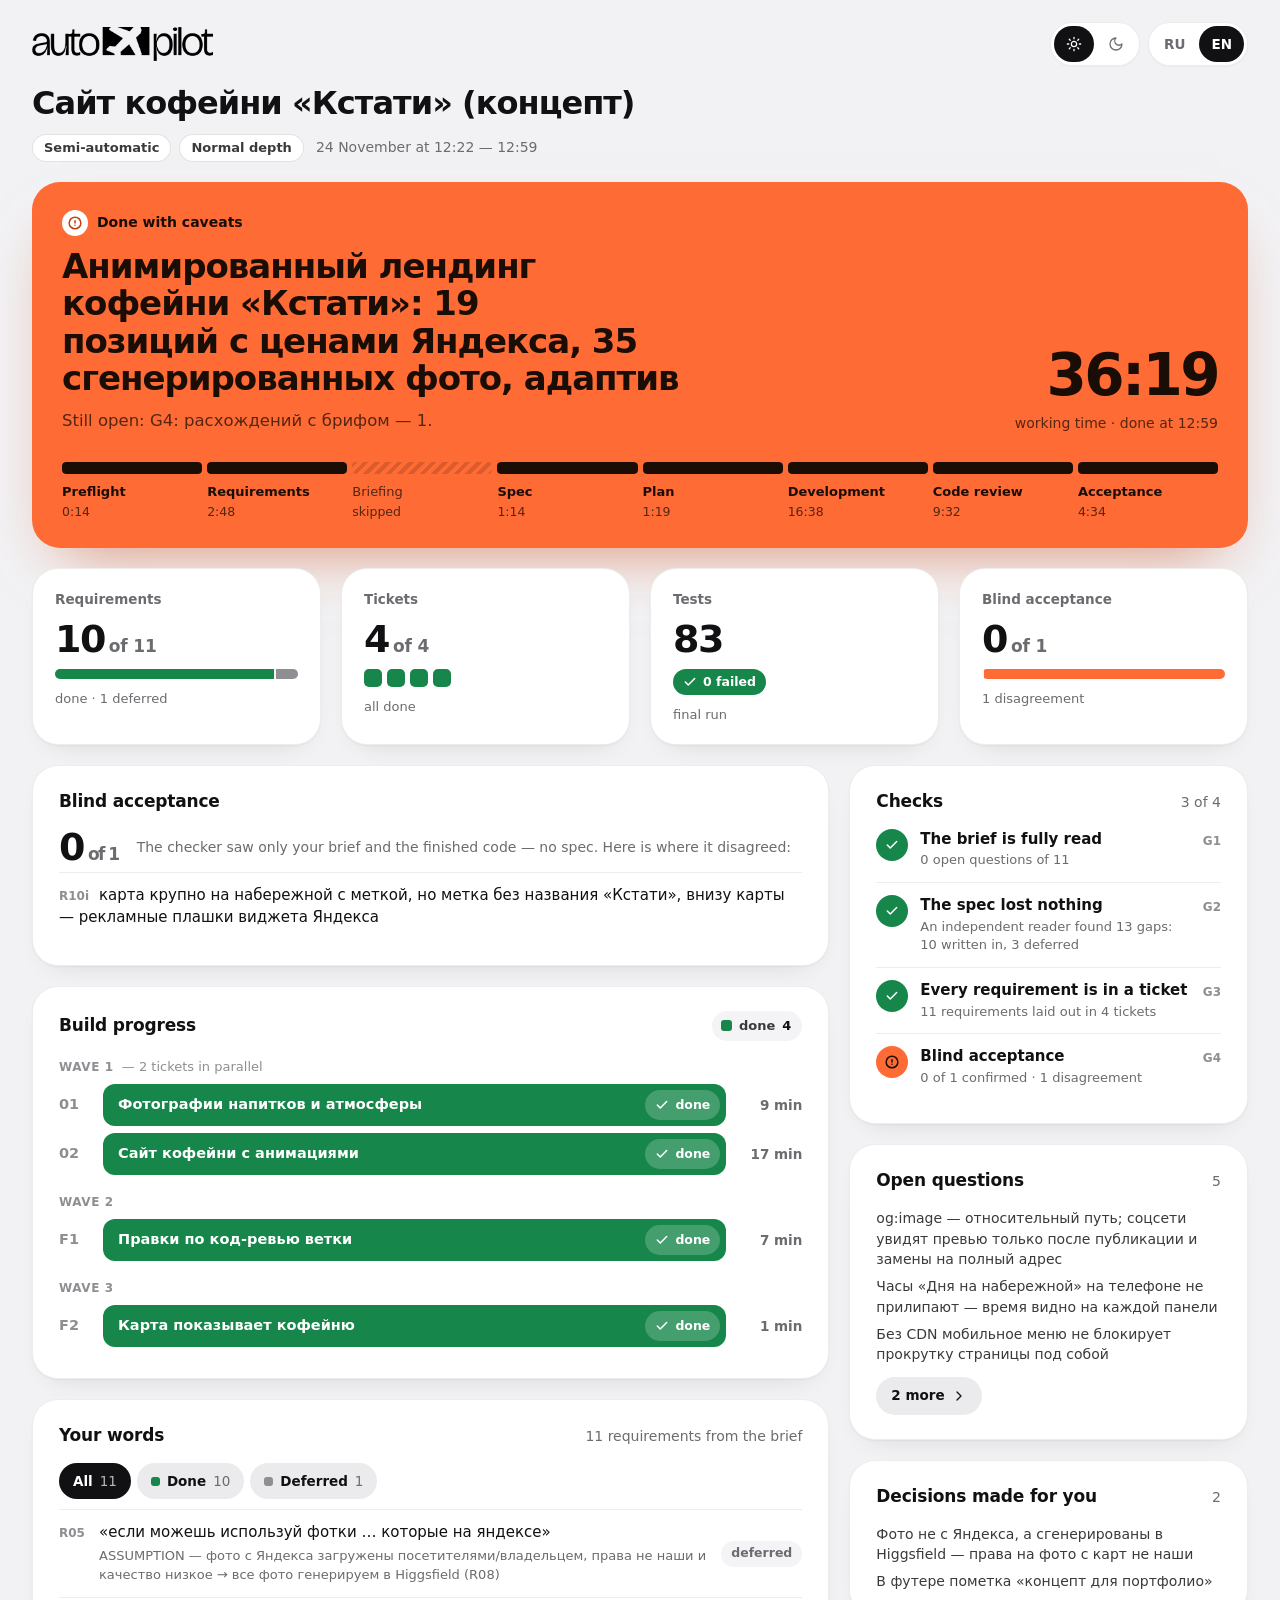
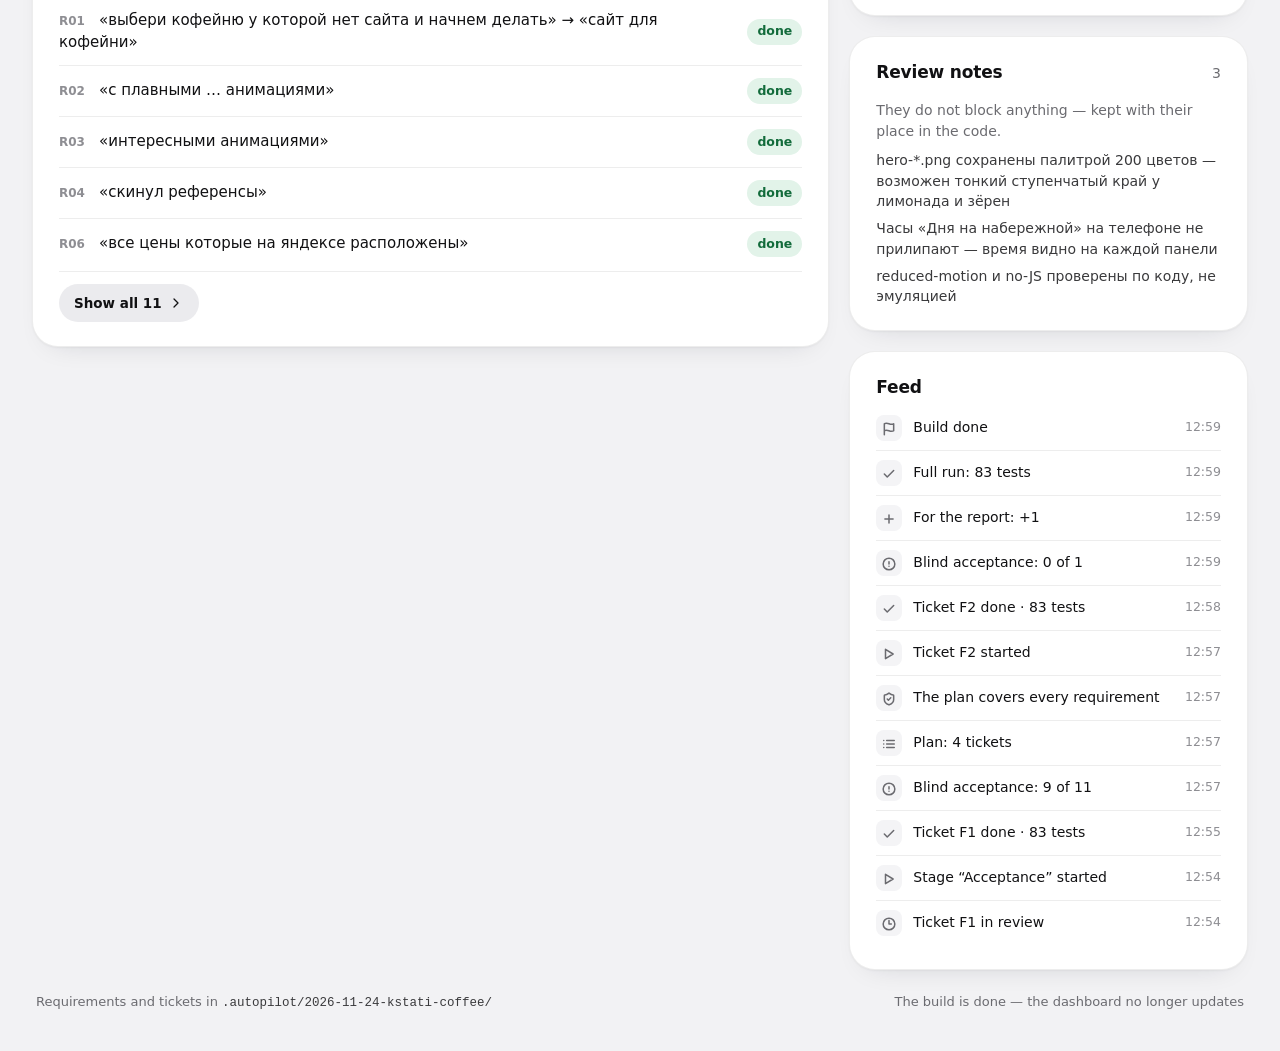
<file: .autopilot/index.html>
<!doctype html>
<html lang="ru">
<head>
<meta charset="utf-8">
<meta name="viewport" content="width=device-width, initial-scale=1">
<title>autopilot</title>
<style>
  /* Цвет здесь — сигнал, а не украшение: у каждого состояния сборки свой.
     Синий — идёт работа, оранжевый — ждём человека или таск пишется,
     зелёный — сдано, бирюзовый — проверка, фиолетовый — ремонт, красный — упало. */
  :root{
    --bg:#F2F2F4; --card:#fff; --inset:#F4F4F6; --soft:#EBEBEE; --line:rgba(0,0,0,.07); --line2:rgba(0,0,0,.11);
    --tx:#111113; --tx2:#3A3A3C; --mut:#6B6B70; --quiet:#8E8E93;
    --hero:#2F45E0; --hero-shadow:rgba(40,60,220,.55);
    --done:#17864A; --done-soft:#E2F3E9; --done-tx:#126B3B;
    --now:#FF6B35; --now-on:#1A0D06; --now-soft:#FFE9DF; --now-tx:#AD3D0E;
    --rev:#0B7F8A; --rev-soft:#DDF2F4; --rev-tx:#08666F;
    --fix:#7C3AED; --fix-soft:#EFE7FE; --fix-tx:#6427D0;
    --bad:#DC2626; --bad-soft:#FDE6E6; --bad-tx:#B01C1C;
    --idle:#D4D4D9; --logo-filter:none;
    --sh:0 1px 2px rgba(0,0,0,.04),0 12px 30px -20px rgba(20,24,40,.2);
    --sh-raised:0 1px 2px rgba(0,0,0,.035),0 16px 36px -24px rgba(20,24,40,.24);
  }
  @media (prefers-color-scheme:dark){
    :root:not([data-theme]){
      --bg:#17181B; --card:#222327; --inset:#2C2D32; --soft:#323338; --line:rgba(255,255,255,.08); --line2:rgba(255,255,255,.14);
      --tx:#F2F2F3; --tx2:#C7C7CC; --mut:#A3A3AA; --quiet:#85858C;
      --hero:#2639C2; --hero-shadow:rgba(0,0,0,.7);
      --done:#1E9A56; --done-soft:#1C3527; --done-tx:#5BD68C;
      --now-soft:#43271C; --now-tx:#FF8A5C;
      --rev:#0E8A96; --rev-soft:#163538; --rev-tx:#6FD6E0;
      --fix:#8B4DF5; --fix-soft:#2F2448; --fix-tx:#BFA2FF;
      --bad:#E5383B; --bad-soft:#47201F; --bad-tx:#FF8B8B;
      --idle:#4A4B51; --logo-filter:invert(1);
      --sh:0 1px 0 rgba(255,255,255,.03) inset,0 12px 30px -20px rgba(0,0,0,.75);
      --sh-raised:0 16px 36px -24px rgba(0,0,0,.8);
      color-scheme:dark;
    }
  }
  :root[data-theme="dark"]{
    --bg:#17181B; --card:#222327; --inset:#2C2D32; --soft:#323338; --line:rgba(255,255,255,.08); --line2:rgba(255,255,255,.14);
    --tx:#F2F2F3; --tx2:#C7C7CC; --mut:#A3A3AA; --quiet:#85858C;
    --hero:#2639C2; --hero-shadow:rgba(0,0,0,.7);
    --done:#1E9A56; --done-soft:#1C3527; --done-tx:#5BD68C;
    --now-soft:#43271C; --now-tx:#FF8A5C;
    --rev:#0E8A96; --rev-soft:#163538; --rev-tx:#6FD6E0;
    --fix:#8B4DF5; --fix-soft:#2F2448; --fix-tx:#BFA2FF;
    --bad:#E5383B; --bad-soft:#47201F; --bad-tx:#FF8B8B;
    --idle:#4A4B51; --logo-filter:invert(1);
    --sh:0 1px 0 rgba(255,255,255,.03) inset,0 12px 30px -20px rgba(0,0,0,.75);
    --sh-raised:0 16px 36px -24px rgba(0,0,0,.8);
    color-scheme:dark;
  }
  *{box-sizing:border-box}
  [hidden]{display:none!important}
  html{-webkit-text-size-adjust:100%}
  body{margin:0;background:var(--bg);color:var(--tx);
    font:15px/1.5 -apple-system,BlinkMacSystemFont,"SF Pro Text","Segoe UI",system-ui,sans-serif;
    -webkit-font-smoothing:antialiased;font-synthesis-weight:none}
  ::selection{background:rgba(255,107,53,.25)}
  :focus-visible{outline:2px solid var(--now);outline-offset:3px}
  code,.mono{font-family:ui-monospace,"SF Mono",Menlo,Consolas,monospace}
  .tnum,.big b,.tv,.s-time,.tl-time,.ev em{font-variant-numeric:tabular-nums}
  .wrap{max-width:1320px;margin:0 auto;padding:22px 32px 40px;display:flex;flex-direction:column;gap:20px;min-width:0}
  .card{background:var(--card);border:1px solid var(--line);border-radius:26px;box-shadow:var(--sh);padding:24px 26px;min-width:0}
  .ic{width:16px;height:16px;flex:0 0 auto;fill:none;stroke:currentColor;stroke-width:1.9;stroke-linecap:round;stroke-linejoin:round}
  .ic.xs{width:14px;height:14px;stroke-width:2.6}
  .ic.m{width:20px;height:20px}
  .wt{font-size:17px;font-weight:650;letter-spacing:-.01em;margin:0;line-height:1.3;display:flex;align-items:center;gap:10px}
  .whead{display:flex;align-items:baseline;justify-content:space-between;gap:8px 12px;margin-bottom:16px;flex-wrap:wrap}
  .whead>span{font-size:14px;color:var(--mut)}

  /* ── верх ─────────────────────────────────────────────────── */
  .top{display:flex;align-items:center;justify-content:space-between;gap:12px;flex-wrap:wrap}
  .logo{height:34px;width:auto;display:block;filter:var(--logo-filter)}
  .tools{display:flex;gap:8px;align-items:center;flex-wrap:wrap}
  .tabs{display:inline-flex;gap:2px;padding:3px;border-radius:999px;background:var(--card);border:1px solid var(--line);box-shadow:var(--sh-raised)}
  .tabs button,.iconbtn{appearance:none;border:0;font:inherit;cursor:pointer;display:inline-flex;align-items:center;justify-content:center}
  .tabs button{height:36px;min-width:40px;padding:0 12px;border-radius:999px;background:transparent;color:var(--mut);font-size:13.5px;font-weight:650;transition:background .2s,color .2s}
  .tabs button:hover{color:var(--tx)}
  .tabs button[aria-pressed="true"]{background:var(--tx);color:var(--card)}
  .iconbtn{width:44px;height:44px;border-radius:999px;border:1px solid var(--line);background:var(--card);box-shadow:var(--sh-raised);color:var(--tx);transition:transform .15s}
  .iconbtn:active{transform:scale(.96)}
  /* «Обновить сейчас»: пока state.js грузится, стрелка крутится — нажатие видно */
  .iconbtn.busy svg{animation:spin .8s linear infinite}
  @keyframes spin{to{transform:rotate(360deg)}}
  .title h1{margin:0;font-size:32px;line-height:1.12;font-weight:700;letter-spacing:-.03em;text-wrap:balance;overflow-wrap:anywhere}
  .meta{display:flex;flex-wrap:wrap;align-items:center;gap:8px;margin-top:12px}
  .tag{display:inline-flex;align-items:center;height:28px;padding:0 11px;border-radius:999px;background:var(--card);border:1px solid var(--line2);font-size:13px;font-weight:600;color:var(--tx2)}
  .meta .when{font-size:14px;color:var(--mut);margin-left:4px}
  #link{background:var(--now);color:var(--now-on);border-radius:18px;padding:14px 18px;font-weight:600;font-size:14.5px;line-height:1.45;margin-bottom:0}
  .lost{max-width:1320px;margin:0 auto;padding:16px 32px 0}

  /* ── шапка состояния ─────────────────────────────────────────── */
  .hero{--h-tx:#fff;--h-mut:rgba(255,255,255,.82);--h-track:rgba(255,255,255,.24);
    border-radius:28px;padding:28px 30px 26px;display:flex;flex-direction:column;gap:28px;
    background:var(--hero);color:var(--h-tx);box-shadow:0 30px 60px -32px var(--hero-shadow);min-width:0}
  .hero.ask{background:#FF6B35;--h-tx:#1A0D06;--h-mut:rgba(26,13,6,.74);--h-track:rgba(26,13,6,.16);box-shadow:0 30px 60px -30px rgba(200,70,20,.6)}
  .hero.won{background:#17864A;--h-track:rgba(255,255,255,.22);box-shadow:0 30px 60px -30px rgba(23,134,74,.6)}
  .hero.bad{background:#C81E1E;--h-track:rgba(255,255,255,.22);box-shadow:0 30px 60px -30px rgba(200,30,30,.55)}
  .hero-top{display:flex;flex-wrap:wrap;justify-content:space-between;align-items:flex-end;gap:20px 40px}
  .hero-main{flex:1 1 420px;min-width:0}
  .state{display:inline-flex;align-items:center;gap:9px;font-size:14px;font-weight:700;margin-bottom:12px}
  .hero h2{margin:0;font-size:34px;line-height:1.1;font-weight:700;letter-spacing:-.03em;text-wrap:balance;max-width:32ch;overflow-wrap:anywhere}
  .lead{margin:12px 0 0;font-size:16.5px;line-height:1.5;color:var(--h-mut);max-width:64ch}
  .lead b{color:var(--h-tx);font-weight:650}
  .big{text-align:right;flex:0 0 auto}
  .big b{display:block;font-size:58px;line-height:.95;font-weight:700;letter-spacing:-.045em}
  .big b small{font-size:24px;letter-spacing:-.02em;font-weight:600;margin-left:6px}
  .big>span{display:block;font-size:14px;color:var(--h-mut);margin-top:10px}
  .big .paused{display:block;margin-top:6px;font-weight:650;color:var(--h-tx)}
  .hint{display:inline-flex;align-items:center;gap:10px;margin-top:18px;min-height:44px;padding:8px 18px;border-radius:22px;background:#1A0D06;color:#fff;font-size:15px;font-weight:600;line-height:1.35}
  .track{display:grid;grid-template-columns:repeat(8,minmax(0,1fr));gap:5px}
  .seg{height:12px;border-radius:4px;background:var(--h-track);overflow:hidden}
  .seg i{display:block;height:100%;border-radius:4px}
  .s-done .seg i{width:100%;background:#21A35B}
  .hero.won .s-done .seg i,.hero.bad .s-done .seg i{background:#fff}
  .hero.ask .s-done .seg i{background:#1A0D06}
  .s-now .seg i{background-color:var(--now)}
  .hero.ask .s-now .seg i{background-color:#fff}
  .s-fail .seg i{width:100%;background:#fff}
  .s-skip .seg{background:repeating-linear-gradient(135deg,var(--h-track) 0 4px,transparent 4px 8px)}
  .s-name{display:block;margin-top:10px;font-size:13px;font-weight:600;line-height:1.3}
  .s-now .s-name,.s-fail .s-name{font-weight:750}
  .s-pend .s-name,.s-skip .s-name{color:var(--h-mut);font-weight:500}
  .s-time{display:block;margin-top:2px;font-size:12.5px;color:var(--h-mut)}
  .live{width:9px;height:9px;border-radius:50%;background:var(--now);outline:2px solid rgba(255,255,255,.9);display:inline-block;flex:0 0 auto;animation:pulse 1.8s cubic-bezier(.16,1,.3,1) infinite}
  .hero.ask .live{background:#1A0D06;outline:0}
  @keyframes pulse{0%{box-shadow:0 0 0 0 rgba(255,107,53,.6)}70%{box-shadow:0 0 0 9px rgba(255,107,53,0)}100%{box-shadow:0 0 0 0 rgba(255,107,53,0)}}
  .badge-ic{width:26px;height:26px;border-radius:50%;background:#fff;display:inline-flex;align-items:center;justify-content:center}
  .hero.won .badge-ic{color:#17864A}.hero.bad .badge-ic{color:#C81E1E}.hero.ask .badge-ic{color:#C2410C}
  .stripes{background-image:linear-gradient(135deg,rgba(255,255,255,.28) 25%,transparent 25%,transparent 50%,rgba(255,255,255,.28) 50%,rgba(255,255,255,.28) 75%,transparent 75%,transparent);background-size:22px 22px;animation:stripes 1.1s linear infinite}
  .hero.ask .stripes{background-image:linear-gradient(135deg,rgba(255,107,53,.5) 25%,transparent 25%,transparent 50%,rgba(255,107,53,.5) 50%,rgba(255,107,53,.5) 75%,transparent 75%,transparent)}
  @keyframes stripes{to{background-position:22px 0}}

  /* ── плитки ───────────────────────────────────────────────── */
  .tiles{display:grid;grid-template-columns:repeat(4,minmax(0,1fr));gap:20px}
  .tile{display:flex;flex-direction:column;gap:11px;padding:20px 22px}
  .tk{font-size:13.5px;font-weight:600;color:var(--mut)}
  .tv{font-size:38px;line-height:1;font-weight:700;letter-spacing:-.04em}
  .tv small{font-size:17px;font-weight:600;color:var(--mut);letter-spacing:-.01em;margin-left:4px}
  .tv.dim{color:var(--quiet)}
  .ts{font-size:13px;color:var(--mut);line-height:1.4}
  .stack{display:flex;height:10px;border-radius:5px;overflow:hidden;gap:2px;background:var(--inset)}
  .stack i{display:block;height:100%}
  .sq{display:flex;gap:5px;flex-wrap:wrap}
  .sq i{width:18px;height:18px;border-radius:5px;display:block}
  .okb{display:inline-flex;align-items:center;gap:6px;height:26px;padding:0 10px;border-radius:999px;font-size:12.5px;font-weight:700;align-self:flex-start;color:#fff}

  /* ── цвета статусов ───────────────────────────────────────── */
  .f-done{background:var(--done);color:#fff}
  .f-now{background-color:var(--now);color:var(--now-on)}
  .f-rev{background:var(--rev);color:#fff}
  .f-fix{background:var(--fix);color:#fff}
  .f-bad{background:var(--bad);color:#fff}
  .f-wait{background:transparent;color:var(--mut);border:1.5px dashed var(--idle)}
  .f-idle{background:var(--idle)}
  .f-q{background:var(--quiet)}

  /* ── ход сборки ───────────────────────────────────────────── */
  .legend{display:flex;flex-wrap:wrap;gap:6px}
  .lg{display:inline-flex;align-items:center;gap:7px;height:30px;padding:0 11px 0 9px;border-radius:999px;background:var(--inset);font-size:13px;font-weight:600;color:var(--tx2)}
  .lg i{width:11px;height:11px;border-radius:3px;display:block}
  .lg b{font-weight:750;color:var(--tx)}
  .wave{display:flex;flex-wrap:wrap;align-items:baseline;gap:4px 8px;font-size:12px;font-weight:750;letter-spacing:.05em;text-transform:uppercase;color:var(--quiet);margin:18px 0 8px}
  .whead+.wave{margin-top:4px}
  .wave span{text-transform:none;letter-spacing:0;font-weight:500;font-size:13px}
  .tl{display:grid;grid-template-columns:32px minmax(0,1fr) 64px;gap:4px 12px;align-items:center;margin-bottom:7px}
  .tl-id{font-size:14.5px;font-weight:750;color:var(--quiet)}
  .tl-id.on{color:var(--tx)}
  .bar{height:42px;border-radius:12px;display:flex;align-items:center;justify-content:space-between;gap:10px;padding:0 6px 0 15px;font-size:14.5px;font-weight:650;min-width:0}
  .bar .nm{overflow:hidden;text-overflow:ellipsis;white-space:nowrap;min-width:0}
  .chipin{flex:0 0 auto;display:inline-flex;align-items:center;gap:6px;height:30px;padding:0 10px;border-radius:999px;background:rgba(255,255,255,.2);font-size:12.5px;font-weight:700;white-space:nowrap}
  .f-now .chipin{background:rgba(26,13,6,.12)}
  .f-wait .chipin{background:var(--inset);color:var(--mut)}
  .tl-time{font-size:13.5px;font-weight:650;text-align:right;color:var(--mut);white-space:nowrap}
  .tl-time.now{color:var(--now-tx)}.tl-time.fix{color:var(--fix-tx)}.tl-time.rev{color:var(--rev-tx)}.tl-time.bad{color:var(--bad-tx)}
  .tl-note{grid-column:2/4;display:flex;gap:8px;align-items:flex-start;font-size:13.5px;line-height:1.45;padding:1px 2px 6px;overflow-wrap:anywhere}
  .tl-note.fix{color:var(--fix-tx)}.tl-note.rev{color:var(--rev-tx)}.tl-note.bad{color:var(--bad-tx)}
  .tl-note .ic{margin-top:2px}

  /* ── колонки и списки ─────────────────────────────────────── */
  .cols{display:grid;grid-template-columns:minmax(0,2fr) minmax(0,1fr);gap:20px;align-items:start}
  .col{display:flex;flex-direction:column;gap:20px;min-width:0}
  .chips{display:flex;flex-wrap:wrap;gap:6px;margin-bottom:10px}
  .chip{appearance:none;height:36px;padding:0 14px;border-radius:999px;border:0;background:var(--soft);color:var(--tx);font:inherit;font-size:13.5px;font-weight:600;cursor:pointer;display:inline-flex;align-items:center;gap:7px}
  .chip i{width:9px;height:9px;border-radius:3px;display:block}
  .chip span{color:var(--mut);font-weight:500}
  .chip[aria-pressed="true"]{background:var(--tx);color:var(--card)}
  .chip[aria-pressed="true"] span{color:inherit;opacity:.7}
  .req{display:grid;grid-template-columns:minmax(0,1fr) auto;gap:14px;align-items:center;padding:12px 0;border-top:1px solid var(--line)}
  .req p{margin:0;font-size:15px;line-height:1.45;overflow-wrap:anywhere}
  .rid{display:inline-block;min-width:40px;font-size:12px;color:var(--quiet);font-weight:750}
  .why{display:block;font-size:13px;color:var(--mut);margin-top:3px;padding-left:40px;line-height:1.45}
  .pill{display:inline-flex;align-items:center;height:26px;padding:0 10px;border-radius:999px;font-size:12.5px;font-weight:700;white-space:nowrap}
  .p-done{background:var(--done-soft);color:var(--done-tx)}
  .p-now{background:var(--now-soft);color:var(--now-tx)}
  .p-mut{background:var(--inset);color:var(--mut)}
  .p-bad{background:var(--bad-soft);color:var(--bad-tx)}
  .more{margin-top:2px;padding-top:12px;border-top:1px solid var(--line)}
  .btn-soft{appearance:none;height:38px;padding:0 15px;border-radius:999px;border:0;background:var(--soft);color:var(--tx);font:inherit;font-size:13.5px;font-weight:600;cursor:pointer;display:inline-flex;align-items:center;gap:6px}
  .gate{display:grid;grid-template-columns:32px minmax(0,1fr) auto;gap:12px;align-items:start;padding:12px 0;border-top:1px solid var(--line)}
  .whead+.gate{border-top:0;padding-top:0}
  .gi{width:32px;height:32px;border-radius:50%;display:flex;align-items:center;justify-content:center}
  .gi.ok{background:var(--done);color:#fff}
  .gi.wait{color:var(--quiet);border:1.5px dashed var(--idle)}
  .gi.warn{background:var(--now);color:var(--now-on)}
  .gi.bad{background:var(--bad);color:#fff}
  .gt{font-size:15px;font-weight:650;line-height:1.35}
  .gs{font-size:13px;color:var(--mut);margin-top:2px;line-height:1.45}
  .gk{font-size:12px;font-weight:750;color:var(--quiet);padding-top:3px}
  .ev{display:grid;grid-template-columns:26px minmax(0,1fr) auto;gap:11px;align-items:start;padding:9px 0;font-size:14px;line-height:1.45;border-top:1px solid var(--line)}
  .whead+.ev{border-top:0;padding-top:0}
  .ei{width:26px;height:26px;border-radius:8px;display:flex;align-items:center;justify-content:center;background:var(--inset);color:var(--mut)}
  .ev>span{padding-top:2px;overflow-wrap:anywhere}
  .ev em{font-style:normal;font-size:12.5px;color:var(--quiet);white-space:nowrap;padding-top:3px}
  .need{padding:13px 0;border-top:1px solid var(--line)}
  .whead+.need{border-top:0;padding-top:0}
  .nh{display:flex;justify-content:space-between;align-items:baseline;gap:8px;font-size:15px;font-weight:650}
  .nh span{font-size:14px;font-weight:600;color:var(--mut)}
  .keys{display:flex;flex-wrap:wrap;gap:6px;margin-top:10px}
  .key{font-size:12.5px;padding:5px 9px;border-radius:9px;background:var(--inset);color:var(--tx2);overflow-wrap:anywhere}
  .nl{margin:8px 0 0;padding:0;list-style:none;font-size:14px;color:var(--tx2);line-height:1.45}
  .nl li{overflow-wrap:anywhere}
  .nl li+li{margin-top:7px}
  .nl.n0{margin-top:0}
  .nl+.btn-soft{margin-top:12px}
  .prep{border:2px solid var(--now)}
  .prep .wt i{width:28px;height:28px;border-radius:8px;background:var(--now);color:var(--now-on);display:inline-flex;align-items:center;justify-content:center}
  .blind-top{display:flex;align-items:center;gap:18px;margin-bottom:6px;flex-wrap:wrap}
  .blind-top b{font-size:38px;font-weight:700;letter-spacing:-.04em;line-height:1}
  .blind-top b small{font-size:17px;color:var(--mut);font-weight:600;margin-left:4px}
  .blind-top p{margin:0;flex:1 1 260px;font-size:14px;line-height:1.5;color:var(--mut)}
  .empty{display:flex;gap:12px;align-items:flex-start;padding:16px 18px;border-radius:16px;border:1.5px dashed var(--idle);font-size:14.5px;line-height:1.5;color:var(--tx2)}
  .empty .ic{color:var(--mut);margin-top:3px}
  .muted{color:var(--mut);font-size:14px;line-height:1.5;margin:0}
  footer{display:flex;flex-wrap:wrap;justify-content:space-between;gap:6px 20px;font-size:13px;color:var(--mut);padding:2px 4px 0}
  footer code{font-size:12.5px;color:var(--tx2);overflow-wrap:anywhere}
  .stale{color:var(--now-tx);font-weight:650}

  /* Появление — один раз, при первой отрисовке: страница перерисовывается
     на каждом событии сборки, и анимация на каждом круге мигала бы. */
  .boot .w{animation:rise .8s cubic-bezier(.16,1,.3,1) both}
  .boot .w:nth-child(2){animation-delay:.05s}.boot .w:nth-child(3){animation-delay:.1s}
  @keyframes rise{from{transform:translateY(10px);filter:blur(5px);opacity:.01}to{transform:none;filter:none;opacity:1}}
  @media (prefers-reduced-motion:reduce){.boot .w,.live,.stripes,.iconbtn.busy svg{animation:none}}

  /* ── ширина ───────────────────────────────────────────────── */
  @media (max-width:1180px){.tiles{grid-template-columns:repeat(2,minmax(0,1fr))}}
  @media (max-width:1040px){.cols{grid-template-columns:minmax(0,1fr)}}
  /* Узкая панель рядом с чатом — главный способ смотреть дашборд. Здесь всё
     плотнее: те же блоки, но цифры и полосы под ширину 380–900 px, а не экрана. */
  @media (max-width:900px){
    body{font-size:14px}
    .wrap{padding:14px 14px 28px;gap:12px}
    .lost{padding:12px 14px 0}
    .logo{height:24px}
    .tabs button{height:30px;min-width:34px;padding:0 9px;font-size:12.5px}
    .iconbtn{width:36px;height:36px}
    .title h1{font-size:21px;letter-spacing:-.02em}
    .meta{margin-top:8px;gap:6px}
    .tag{height:24px;padding:0 9px;font-size:12px}
    .meta .when{font-size:12.5px}
    .card{padding:16px;border-radius:18px}
    .wt{font-size:15px}
    .whead{margin-bottom:12px}
    .whead>span{font-size:12.5px}
    .hero{padding:18px 18px 16px;border-radius:20px;gap:18px}
    .hero-top{gap:14px;align-items:flex-start}
    .hero-main{flex-basis:100%}
    .state{font-size:12.5px;margin-bottom:8px}
    .hero h2{font-size:21px;letter-spacing:-.02em;max-width:none}
    .lead{font-size:14px;margin-top:8px}
    .big{text-align:left}
    .big b{font-size:30px;letter-spacing:-.03em}
    .big b small{font-size:15px}
    .big>span{font-size:12.5px;margin-top:4px}
    .hint{font-size:13.5px;margin-top:12px;padding:8px 14px;min-height:38px}
    .track{grid-template-columns:repeat(4,minmax(0,1fr));gap:12px 4px}
    .seg{height:8px;border-radius:3px}
    .s-name{font-size:12px;margin-top:6px}
    .s-time{font-size:11.5px}
    .tiles{gap:12px}
    .tile{padding:14px;gap:8px}
    .tk{font-size:12.5px}
    .tv{font-size:24px;letter-spacing:-.03em}
    .tv small{font-size:13px}
    .ts{font-size:12px}
    .stack{height:7px}
    .sq{gap:4px}.sq i{width:13px;height:13px;border-radius:4px}
    .okb{height:22px;font-size:11.5px;padding:0 8px}
    .lg{height:26px;font-size:12px;padding:0 9px 0 8px}
    .wave{font-size:11px;margin:14px 0 6px}
    .wave span{font-size:12px}
    .tl{grid-template-columns:22px minmax(0,1fr) 44px;gap:3px 8px;margin-bottom:5px}
    .tl-id{font-size:12.5px}
    .bar{height:32px;border-radius:9px;font-size:13px;padding:0 4px 0 11px;gap:6px}
    .chipin{height:24px;padding:0 7px;font-size:11.5px}
    .chipin .lbl{display:none}
    .tl-time{font-size:12px}
    .tl-note{font-size:12.5px}
    .chip{height:30px;padding:0 11px;font-size:12.5px}
    .req{padding:10px 0;gap:10px}
    .req p{font-size:13.5px}
    .why{padding-left:0;font-size:12.5px}
    .rid{min-width:34px;font-size:11.5px}
    .pill{height:22px;font-size:11.5px;padding:0 8px}
    .gate{grid-template-columns:26px minmax(0,1fr) auto;padding:10px 0;gap:10px}
    .gi{width:26px;height:26px}
    .gt{font-size:13.5px}.gs{font-size:12px}
    .ev{grid-template-columns:22px minmax(0,1fr) auto;font-size:13px;gap:9px}
    .ei{width:22px;height:22px;border-radius:7px}
    .nh{font-size:13.5px}.nl{font-size:13px}
    .key{font-size:11.5px}
    .btn-soft{height:32px;font-size:12.5px}
    .blind-top b{font-size:26px}
    .empty{font-size:13.5px;padding:12px 14px}
    footer{font-size:12px}
  }
  @media (max-width:440px){
    .hero h2{font-size:19px}
    .tiles{grid-template-columns:repeat(2,minmax(0,1fr));gap:10px}
    .tv{font-size:22px}
    .req{grid-template-columns:minmax(0,1fr)}
    .req .pill{justify-self:start}
  }
</style>
</head>
<body>
<!-- Плашка о потере связи живёт вне #app: render() переписывает #app целиком. -->
<div class="lost" hidden><div id="link" role="status" hidden></div></div>
<div class="wrap" id="app"></div>

<!-- Состояние приходит двумя путями, и порядок этих двух тегов — весь смысл.
     Сначала снимок, вписанный внутрь страницы: он есть всегда, поэтому дашборд
     показывает данные, чем бы его ни открыли — двойным кликом, панелью через
     data:, с мёртвым сервером, через месяц после прогона. Потом файл рядом: он
     перекрывает снимок там, где у страницы есть адрес, и он же подгружается
     заново каждые десять секунд, чтобы часы шли без перезагрузки.
     Разойтись в противоположные стороны им нечем: файл пишется на каждой
     правке, снимок — на каждом вызове .autopilot/ap.py, и он же вписывает
     файл в страницу, так что снимок либо равен файлу, либо старше его.
     Между маркерами правит только ap.py; руками — никогда. -->
<script>/*STATE-BEGIN*/window.STATE=null;/*STATE-END*/</script>
<script src="state.js"></script>

<script>
// Полный цикл сборки. state.js может прислать меньше — недостающие показываем как pending.
const STAGE_IDS = ['preflight','manifest','briefing','spec','plan','build','review','final'];
const POLL_MS = 10000;
const IDLE_CAP_MS = 2700000;

// Логотип — одна картинка: в тёмной теме её инвертирует CSS (--logo-filter).
const LOGO = "[data-uri]";

const IC = {
  check: 'M20 6 9 17l-5-5',
  clock: 'M12 6v6h4M22 12a10 10 0 1 1-20 0 10 10 0 0 1 20 0',
  rotate: 'M3 12a9 9 0 1 0 9-9 9.75 9.75 0 0 0-6.74 2.74L3 8M3 3v5h5',
  pen: 'M12 20h9M16.38 3.62a1 1 0 0 1 3 3L7.37 18.64a2 2 0 0 1-.86.5l-2.87.84a.5.5 0 0 1-.62-.62l.84-2.87a2 2 0 0 1 .5-.86z',
  play: 'M6 4l13 8-13 8V4z',
  list: 'M8 6h13M8 12h13M8 18h13M3 6h.01M3 12h.01M3 18h.01',
  shield: 'M20 13c0 5-3.5 7.5-7.66 8.95a1 1 0 0 1-.67-.01C7.5 20.5 4 18 4 13V6a1 1 0 0 1 1-1c2 0 4.5-1.2 6.24-2.72a1.17 1.17 0 0 1 1.52 0C14.51 3.81 17 5 19 5a1 1 0 0 1 1 1zM9 12l2 2 4-4',
  msg: 'M7.9 20A9 9 0 1 0 4 16.1L2 22Z',
  alert: 'M22 12a10 10 0 1 1-20 0 10 10 0 0 1 20 0M12 8v4M12 16h.01',
  x: 'M18 6 6 18M6 6l12 12',
  flag: 'M4 15s1-1 4-1 5 2 8 2 4-1 4-1V3s-1 1-4 1-5-2-8-2-4 1-4 1zM4 22v-7',
  chev: 'm9 18 6-6-6-6',
  up: 'm18 15-6-6-6 6',
  plus: 'M12 5v14M5 12h14',
  hourglass: 'M5 22h14M5 2h14M17 22v-4.17a2 2 0 0 0-.59-1.42L12 12l-4.41 4.41A2 2 0 0 0 7 17.83V22M7 2v4.17a2 2 0 0 0 .59 1.42L12 12l4.41-4.41A2 2 0 0 0 17 6.17V2',
  sun: 'M12 8a4 4 0 1 0 0 8 4 4 0 0 0 0-8M12 2v2M12 20v2M4.93 4.93l1.41 1.41M17.66 17.66l1.41 1.41M2 12h2M20 12h2M6.34 17.66l-1.41 1.41M19.07 4.93l-1.41 1.41',
  moon: 'M12 3a6 6 0 0 0 9 9 9 9 0 1 1-9-9Z',
  sync: 'M3 12a9 9 0 0 1 9-9 9.75 9.75 0 0 1 6.74 2.74L21 8M21 3v5h-5M21 12a9 9 0 0 1-9 9 9.75 9.75 0 0 1-6.74-2.74L3 16M8 16H3v5'
};
const ic = (n, cls) => `<svg class="ic${cls ? ' ' + cls : ''}" viewBox="0 0 24 24" aria-hidden="true"><path d="${IC[n]}"/></svg>`;

const systemDark = () => {
  try { return matchMedia('(prefers-color-scheme: dark)').matches; } catch(e) { return false; }
};
const storedTheme = () => {
  try { return localStorage.getItem('autopilot-theme'); } catch(e) { return null; }
};
// Явный выбор пользователя перевешивает системную тему; до первого клика — системная.
function effectiveTheme(){
  return storedTheme() || (systemDark() ? 'dark' : 'light');
}
function applyTheme(t){
  if (t) document.documentElement.setAttribute('data-theme', t);
  else document.documentElement.removeAttribute('data-theme');
}

const plural = (n, one, few, many) => {
  const a = Math.abs(n) % 10, b = Math.abs(n) % 100;
  if (a === 1 && b !== 11) return one;
  if (a >= 2 && a <= 4 && (b < 12 || b > 14)) return few;
  return many;
};
const en = (n, one, many) => n === 1 ? one : many;
const q = (s, lang) => lang === 'en' ? `“${s}”` : `«${s}»`;

const I18N = {
  ru:{lang:"ru",of:"из",
    stages:{preflight:"Подготовка",manifest:"Требования",briefing:"Брифинг",spec:"Спецификация",
      plan:"План",build:"Разработка",review:"Код-ревью",final:"Приёмка"},
    modes:{full:"Полный автомат",semi:"Полуавтомат",interview:"Интервью",manual:"Ручной режим"},
    depths:{strict:"Строго по брифу",normal:"Обычная глубина",deep:"Максимальная глубина"},
    started:t=>`начата ${t}`,startedRange:(a,b)=>`${a} — ${b}`,today:"сегодня в",
    refresh:"Обновить сейчас",langLabel:"Язык",themeLabel:"Тема",themeLight:"Светлая тема",themeDark:"Тёмная тема",
    lost:"Связь с дашбордом пропала — на экране последнее, что он успел получить. Так бывает, когда компьютер засыпает. Скажи агенту «подними дашборд»: страница подхватит его сама, перезагружать не нужно.",
    stateRun:{preflight:"Идёт подготовка",manifest:"Разбор требований",briefing:"Идёт брифинг",spec:"Пишется спецификация",
      plan:"Составляется план",build:"Идёт разработка",review:"Идёт код-ревью",final:"Идёт приёмка"},
    h2Run:{preflight:"Готовлю репозиторий и дашборд",manifest:"Разбираю бриф на требования — слово в слово",
      briefing:"Ищу в брифе то, что нельзя построить как написано",spec:"Пишу спецификацию по твоим словам",
      plan:"Режу спецификацию на таски",review:"Проверяю всю сборку целиком",final:"Проверяю результат вслепую — по брифу, без спецификации"},
    leadRun:{preflight:"Дальше бриф разрежется на требования, и ни одно не потеряется до конца сборки.",
      manifest:"Каждое требование хранит твои точные слова — по ним сборку проверят в конце.",
      briefing:"Если найдётся развилка, которую решать тебе, вопрос придёт в чат.",
      spec:"Потом независимый читатель сверит спецификацию с брифом — без моих пересказов.",
      plan:"Каждое требование попадёт в таск, и каждый таск — от требования.",
      review:"Одно ревью всей ветки с проверкой безопасности. Всё, что стоит поправить, исправит один таск.",
      final:"Проверяющий получает только твой бриф и чистую копию репозитория."},
    buildH2:(d,n,r)=>d ? `Сдано ${d} ${plural(d,'таск','таска','тасков')} из ${n}${r ? `, ещё ${r} в работе` : ''}`
      : `${n} ${plural(n,'таск','таска','тасков')} в плане${r ? `, ${r} уже в работе` : ''}`,
    buildAllDone:n=>`Все ${n} ${plural(n,'таск','таска','тасков')} сданы`,
    leadWriting:l=>`Пишется ${l}.`,leadReview:l=>`На проверке: ${l}.`,leadRepair:l=>`В ремонте после ревью: ${l}.`,
    leadFailed:l=>`Не собрался: ${l}.`,leadIdle:"Следующая волна вот-вот уйдёт.",
    waitState:"Сборка ждёт тебя",
    waitH2:{briefing:"Ответь в чате на вопросы по брифу",spec:"Посмотри спецификацию и скажи «ок»",
      plan:"Посмотри план и скажи «ок»",action:"Нужно твоё решение перед необратимым шагом",stop:"Сборка остановлена — нужен ты"},
    waitHint:"Ответ — в чате. Дальше сборка пойдёт сама",waitBig:"ждём ответа · часы сборки стоят",
    failState:"Сборка остановилась",failH2:n=>`Этап «${n}» не прошёл`,
    doneState:"Сдано",doneDefault:"Сборка сдана",
    doneWarnState:"Сдано с оговорками",doneWarn:p=>`Не закрыто: ${p}.`,doneWarnMore:n=>`и ещё ${n}`,doneByUser:w=>`Сдано по твоим словам: ${w}.`,
    doneNeed:(k,p)=>`Для настоящего запуска ${[k ? `впиши <b>${k} ${plural(k,'ключ','ключа','ключей')}</b> в .env` : '', p ? `замени <b>${p} ${plural(p,'заглушку','заглушки','заглушек')}</b> своими данными` : ''].filter(Boolean).join(' и ')}.`,
    doneNothing:"От тебя ничего не нужно — можно пользоваться.",
    doneBig:t=>`в работе · сдано в ${t}`,
    etaLbl:"осталось — с ревью и приёмкой",etaLate:"осталось — до сдачи",stageClock:n=>`на этапе «${n}»`,
    paused:"пауза — часы стоят",min:"мин",hr:"ч",
    ahead:"впереди",skipped:"пропущен",failedSt:"не прошёл",waitingSt:"ждём ответа",
    tReqs:"Требования",tTickets:"Таски",tTests:"Тесты",tTime:"В работе",tBlind:"Слепая приёмка",
    reqParts:{done:"сделано",work:n=>`${n} в работе`,open:n=>`${n} ${plural(n,'разбирается','разбираются','разбираются')}`,ph:n=>`${n} ${plural(n,'ждёт','ждут','ждут')} твоих данных`,
      def:n=>`${n} отложено`,drop:n=>`${n} снято тобой`},
    reqLater:"появятся после разбора брифа",
    tkParts:{now:n=>`пишется ${n}`,rev:n=>`проверка ${n}`,fix:n=>`ремонт ${n}`,bad:n=>`упало ${n}`,
      all:"все сданы",retry:n=>`${n} ${plural(n,'повтор','повтора','повторов')}`,repair:n=>`${n} ${plural(n,'ремонт','ремонта','ремонтов')}`},
    tkLater:"появятся после плана",noSplit:"без разбивки",
    testsOk:"0 упало",testsBad:n=>`${n} упало`,testsSub:"после последнего сданного таска",testsFinal:"финальный прогон",testsLater:"появятся с первым таском",
    timeSub:"без простоев и ожидания ответа",median:m=>`таск в среднем ${m} мин`,
    blindSub:(m,f)=>m ? `${m} ${plural(m,'расхождение','расхождения','расхождений')}` : "расхождений нет",
    build:"Ход сборки",
    kinds:{done:"готово",now:"пишется",rev:"проверка",fix:"ремонт",bad:"упало",wait:"ждёт"},
    chip:{done:"сдан",now:"пишется",rev:"проверка",fix:"ремонт",bad:"не собрался",wait:"ждёт"},
    wave:n=>`Волна ${n}`,waveSub:c=>`— ${c} ${plural(c,'таск','таска','тасков')} параллельно`,
    waveWaits:l=>`— ждёт ${l.length > 1 ? 'таски' : 'таск'} ${l.join(', ')}`,
    noteReview:r=>`Проверяется отдельно: ${r}`,noteRepair:r=>`Ревью вернуло: ${r}`,
    noTickets:"Таски появятся после спецификации и плана. Разработка пойдёт сама.",
    t0:"Ярус T0 — собирается за один заход, без разбивки на таски.",
    words:"Твои слова",wordsSub:n=>`${n} ${plural(n,'требование','требования','требований')} из брифа`,
    rs:{done:"сделано",work:"в работе",open:"разбирается",placeholder:"нужны твои данные",deferred:"отложено",dropped:"снято тобой"},
    fAll:"Все",fDone:"Сделано",fWork:"В работе",fOpen:"Разбирается",fPh:"Нужны твои данные",fDef:"Отложено",fDrop:"Снято",
    showAll:n=>`Показать все ${n}`,collapse:"Свернуть",more:n=>`Ещё ${n}`,
    gates:"Проверки",gatesOf:n=>`${n} из 4`,
    gT:{G1:"Бриф разобран до конца",G2:"Спецификация ничего не потеряла",G3:"Каждое требование — в таске",G4:"Слепая приёмка"},
    g1ok:n=>`0 открытых вопросов из ${n}`,g1bad:n=>`${n} ${plural(n,'вопрос','вопроса','вопросов')} ещё ${plural(n,'открыт','открыты','открыто')}`,
    g1ask:"Ждёт твоих ответов в чате",g1later:"Впереди: после брифинга",
    g2:(f,x,d)=>f ? `Независимый читатель нашёл ${f} ${plural(f,'пропуск','пропуска','пропусков')}: ${x} ${plural(x,'дописан','дописано','дописано')}, ${d} отложено` : "Независимый читатель пропусков не нашёл",
    g2later:"Впереди: независимый читатель сверит её с брифом",
    g3ok:(r,t)=>`${r} ${plural(r,'требование','требования','требований')} разложено на ${t} ${plural(t,'таск','таска','тасков')}`,
    g3bad:n=>`${n} ${plural(n,'проблема','проблемы','проблем')} в плане — план переделывается`,g3later:"Впереди, на этапе плана",
    g4:(m,c,x)=>`${m} из ${c} подтверждено${x ? ` · ${x} ${plural(x,'расхождение','расхождения','расхождений')}` : ''}`,
    g4later:"В конце: чистая копия, проверка по брифу без спецификации",gNone:"Не отмечено в этой сборке",
    feed:"Лента",
    need:"Понадобится от тебя",prep:"Перед запуском — от тебя",
    envKeys:"Ключи в .env",placeholders:"Заглушки — нужны твои данные",assumptions:"Решения, принятые за тебя",
    needEmpty:"Пока ничего. Ключи, заглушки и решения за тебя появятся здесь по ходу сборки.",
    blind:"Слепая приёмка",blindNote:"Проверяющий видел только твой бриф и готовый код — без спецификации.",
    blindBad:"Вот где он не согласился:",blindOk:"Расхождений с брифом нет.",
    report:"Открытые вопросы",concerns:"Замечания ревью",concernsNote:"Не мешают работе — оставлены с адресом в коде.",
    additions:"Добавлено сверх заказанного",
    updated:"Обновлено",filesIn:"Требования и таски — в",frozen:"Сборка сдана — дашборд больше не обновляется",
    ago:{s:s=>`${s} сек назад`,m:m=>`${m} мин назад`,h:(h,m)=>`${h} ч ${m} мин назад`},
    agoShort:{s:"сейчас",m:m=>`${m} мин`,h:h=>`${h} ч`},
    ev:{init:"Сборка начата",
      stage:{start:n=>`Начат этап «${n}»`,done:n=>`Пройден этап «${n}»`,skip:(n,x)=>`Этап «${n}» пропущен${x ? ': ' + x : ''}`,fail:(n,x)=>`Этап «${n}» не прошёл${x ? ': ' + x : ''}`},
      tickets:n=>`План: ${n} ${plural(n,'таск','таска','тасков')}`,
      ticket:{start:ids=>ids.length > 1 ? `Ушла волна: ${ids.join(', ')}` : `Таск ${ids[0]} начат`,
        review:ids=>`${ids.length > 1 ? 'Таски' : 'Таск'} ${ids.join(', ')} на проверке`,
        repair:(ids,x)=>`Таск ${ids.join(', ')} вернулся в ремонт${x ? ': ' + x : ''}`,
        done:(ids,t)=>`Таск ${ids.join(', ')} сдан${t ? ` · ${t.passed} ${plural(t.passed,'тест','теста','тестов')}${t.failed ? `, ${t.failed} упало` : ''}` : ''}`,
        fail:(ids,x)=>`Таск ${ids.join(', ')} не собрался${x ? ': ' + x : ''}`,
        retry:ids=>`Таск ${ids.join(', ')} перезапущен`,reset:ids=>`Таск ${ids.join(', ')} сброшен`},
      gate:{G1:(ok,e)=>ok ? "Бриф разобран до конца" : `Бриф: открытых вопросов — ${e.open}`,
        G2:(ok,e)=>`Спецификация сверена с брифом${e.found ? `: ${e.found} ${plural(e.found,'пропуск','пропуска','пропусков')}` : ' — пропусков нет'}`,
        G3:(ok,e)=>ok ? "План покрывает все требования" : `План не сходится: ${e.problems} ${plural(e.problems,'проблема','проблемы','проблем')}`,
        G4:(ok,e)=>`Слепая приёмка: ${e.matched} из ${e.checked}`},
      add:{concerns:n=>`Ревью: +${n} ${plural(n,'замечание','замечания','замечаний')}`,report:n=>`В отчёт: +${n}`,
        'debt.placeholders':n=>`Заглушка в проекте: +${n}`,'debt.assumptions':n=>`Решение за тебя: +${n}`,
        'debt.emptyEnv':n=>`Ключ в .env: +${n}`,additions:n=>`Добавлено сверх брифа: +${n}`},
      tests:e=>`Полный прогон: ${e.passed} ${plural(e.passed,'тест','теста','тестов')}${e.failed ? `, ${e.failed} упало` : ''}`,
      ask:e=>`Ждём тебя${e.note ? ': ' + e.note : ''}`,answered:"Ответ получен — сборка идёт дальше",
      finish:"Сборка сдана",reopen:"Новый бриф — сборка открыта снова"},
    boot:"Дашборд ещё не прочитал состояние",
    bootWhy:"Состояния нет ни внутри страницы, ни в файле <code>.autopilot/state.js</code> рядом: прогон только начался, либо файл помялся.",
    bootHelp:"Страница проверяет файл каждые десять секунд и покажет данные, как только он появится. Если сборка идёт давно, скажи агенту «обнови состояние». Саму сборку это не затрагивает.",
    tabWait:"● Ждём ответа"},
  en:{lang:"en",of:"of",
    stages:{preflight:"Preflight",manifest:"Requirements",briefing:"Briefing",spec:"Spec",
      plan:"Plan",build:"Development",review:"Code review",final:"Acceptance"},
    modes:{full:"Fully automatic",semi:"Semi-automatic",interview:"Interview",manual:"Manual"},
    depths:{strict:"Strictly as written",normal:"Normal depth",deep:"Maximum depth"},
    started:t=>`started ${t}`,startedRange:(a,b)=>`${a} — ${b}`,today:"today at",
    refresh:"Refresh now",langLabel:"Language",themeLabel:"Theme",themeLight:"Light theme",themeDark:"Dark theme",
    lost:"The dashboard lost its connection — the screen shows the last state it received. This happens when the computer sleeps. Ask the agent to bring the dashboard back up: the page will pick it up by itself, no reload needed.",
    stateRun:{preflight:"Preflight",manifest:"Reading the brief",briefing:"Briefing",spec:"Writing the spec",
      plan:"Planning",build:"Development",review:"Code review",final:"Acceptance"},
    h2Run:{preflight:"Setting up the repo and the dashboard",manifest:"Cutting the brief into requirements, word for word",
      briefing:"Looking for what cannot be built as written",spec:"Writing the spec from your words",
      plan:"Cutting the spec into tickets",review:"Reviewing the whole build",final:"Checking the result blind — against the brief, without the spec"},
    leadRun:{preflight:"Next, the brief becomes requirements, and none of them gets lost before the end.",
      manifest:"Every requirement keeps your exact words — the build is checked against them at the end.",
      briefing:"If there is a fork that is yours to decide, the question will come to the chat.",
      spec:"An independent reader will check the spec against the brief — without my paraphrase.",
      plan:"Every requirement goes into a ticket, and every ticket traces to a requirement.",
      review:"One review of the whole branch, security included. Everything worth fixing goes into one ticket.",
      final:"The checker gets only your brief and a clean copy of the repo."},
    buildH2:(d,n,r)=>d ? `${d} of ${n} tickets done${r ? `, ${r} more in progress` : ''}` : `${n} tickets planned${r ? `, ${r} already in progress` : ''}`,
    buildAllDone:n=>`All ${n} tickets done`,
    leadWriting:l=>`Writing ${l}.`,leadReview:l=>`In review: ${l}.`,leadRepair:l=>`Back from review for repair: ${l}.`,
    leadFailed:l=>`Failed: ${l}.`,leadIdle:"The next wave is about to go.",
    waitState:"The build is waiting for you",
    waitH2:{briefing:"Answer the briefing questions in the chat",spec:"Look at the spec and say “ok”",
      plan:"Look at the plan and say “ok”",action:"Your call is needed before an irreversible step",stop:"The build has stopped — you are needed"},
    waitHint:"Answer in the chat. The build carries on by itself",waitBig:"waiting for you · the build clock is stopped",
    failState:"The build has stopped",failH2:n=>`Stage “${n}” failed`,
    doneState:"Done",doneDefault:"The build is done",
    doneWarnState:"Done with caveats",doneWarn:p=>`Still open: ${p}.`,doneWarnMore:n=>`and ${n} more`,doneByUser:w=>`Landed on your word: ${w}.`,
    doneNeed:(k,p)=>`To run it for real, ${[k ? `put <b>${k} ${en(k,'key','keys')}</b> into .env` : '', p ? `replace <b>${p} ${en(p,'placeholder','placeholders')}</b> with your data` : ''].filter(Boolean).join(' and ')}.`,
    doneNothing:"Nothing is needed from you — it is ready to use.",
    doneBig:t=>`working time · done at ${t}`,
    etaLbl:"left — with review and acceptance",etaLate:"left — until done",stageClock:n=>`in “${n}”`,
    paused:"paused — the clock is stopped",min:"min",hr:"h",
    ahead:"ahead",skipped:"skipped",failedSt:"failed",waitingSt:"waiting for you",
    tReqs:"Requirements",tTickets:"Tickets",tTests:"Tests",tTime:"Working time",tBlind:"Blind acceptance",
    reqParts:{done:"done",work:n=>`${n} in progress`,open:n=>`${n} being read`,ph:n=>`${n} need your data`,def:n=>`${n} deferred`,drop:n=>`${n} dropped by you`},
    reqLater:"appear once the brief is read",
    tkParts:{now:n=>`writing ${n}`,rev:n=>`review ${n}`,fix:n=>`repair ${n}`,bad:n=>`failed ${n}`,
      all:"all done",retry:n=>`${n} ${en(n,'retry','retries')}`,repair:n=>`${n} ${en(n,'repair','repairs')}`},
    tkLater:"appear after the plan",noSplit:"no split",
    testsOk:"0 failed",testsBad:n=>`${n} failed`,testsSub:"after the last finished ticket",testsFinal:"final run",testsLater:"appear with the first ticket",
    timeSub:"no idle time, no waiting for you",median:m=>`about ${m} min per ticket`,
    blindSub:(m)=>m ? `${m} ${en(m,'disagreement','disagreements')}` : "no disagreements",
    build:"Build progress",
    kinds:{done:"done",now:"writing",rev:"review",fix:"repair",bad:"failed",wait:"waiting"},
    chip:{done:"done",now:"writing",rev:"review",fix:"repair",bad:"failed",wait:"waiting"},
    wave:n=>`Wave ${n}`,waveSub:c=>`— ${c} tickets in parallel`,waveWaits:l=>`— waits for ${l.join(', ')}`,
    noteReview:r=>`Reviewed on its own: ${r}`,noteRepair:r=>`Review sent back: ${r}`,
    noTickets:"Tickets appear after the spec and the plan. Development starts by itself.",
    t0:"Tier T0 — built in a single pass, no tickets.",
    words:"Your words",wordsSub:n=>`${n} ${en(n,'requirement','requirements')} from the brief`,
    rs:{done:"done",work:"in progress",open:"being read",placeholder:"your data needed",deferred:"deferred",dropped:"dropped by you"},
    fAll:"All",fDone:"Done",fWork:"In progress",fOpen:"Being read",fPh:"Your data needed",fDef:"Deferred",fDrop:"Dropped",
    showAll:n=>`Show all ${n}`,collapse:"Collapse",more:n=>`${n} more`,
    gates:"Checks",gatesOf:n=>`${n} of 4`,
    gT:{G1:"The brief is fully read",G2:"The spec lost nothing",G3:"Every requirement is in a ticket",G4:"Blind acceptance"},
    g1ok:n=>`0 open questions of ${n}`,g1bad:n=>`${n} ${en(n,'question','questions')} still open`,
    g1ask:"Waiting for your answers in the chat",g1later:"Ahead: after the briefing",
    g2:(f,x,d)=>f ? `An independent reader found ${f} ${en(f,'gap','gaps')}: ${x} written in, ${d} deferred` : "An independent reader found no gaps",
    g2later:"Ahead: an independent reader checks it against the brief",
    g3ok:(r,t)=>`${r} requirements laid out in ${t} tickets`,g3bad:n=>`${n} ${en(n,'problem','problems')} in the plan — being redone`,g3later:"Ahead, at the plan",
    g4:(m,c,x)=>`${m} of ${c} confirmed${x ? ` · ${x} ${en(x,'disagreement','disagreements')}` : ''}`,
    g4later:"At the end: a clean copy, checked against the brief without the spec",gNone:"Not recorded in this build",
    feed:"Feed",
    need:"Needed from you",prep:"Before you run it",
    envKeys:"Keys in .env",placeholders:"Placeholders — your data needed",assumptions:"Decisions made for you",
    needEmpty:"Nothing yet. Keys, placeholders and decisions made for you will show up here as the build goes.",
    blind:"Blind acceptance",blindNote:"The checker saw only your brief and the finished code — no spec.",
    blindBad:"Here is where it disagreed:",blindOk:"No disagreements with the brief.",
    report:"Open questions",concerns:"Review notes",concernsNote:"They do not block anything — kept with their place in the code.",
    additions:"Added beyond the brief",
    updated:"Updated",filesIn:"Requirements and tickets in",frozen:"The build is done — the dashboard no longer updates",
    ago:{s:s=>`${s}s ago`,m:m=>`${m} min ago`,h:(h,m)=>`${h}h ${m}m ago`},
    agoShort:{s:"now",m:m=>`${m} min`,h:h=>`${h} h`},
    ev:{init:"Build started",
      stage:{start:n=>`Stage “${n}” started`,done:n=>`Stage “${n}” passed`,skip:(n,x)=>`Stage “${n}” skipped${x ? ': ' + x : ''}`,fail:(n,x)=>`Stage “${n}” failed${x ? ': ' + x : ''}`},
      tickets:n=>`Plan: ${n} tickets`,
      ticket:{start:ids=>ids.length > 1 ? `Wave out: ${ids.join(', ')}` : `Ticket ${ids[0]} started`,
        review:ids=>`Ticket ${ids.join(', ')} in review`,repair:(ids,x)=>`Ticket ${ids.join(', ')} back for repair${x ? ': ' + x : ''}`,
        done:(ids,t)=>`Ticket ${ids.join(', ')} done${t ? ` · ${t.passed} tests${t.failed ? `, ${t.failed} failed` : ''}` : ''}`,
        fail:(ids,x)=>`Ticket ${ids.join(', ')} failed${x ? ': ' + x : ''}`,
        retry:ids=>`Ticket ${ids.join(', ')} restarted`,reset:ids=>`Ticket ${ids.join(', ')} reset`},
      gate:{G1:(ok,e)=>ok ? "The brief is fully read" : `Brief: ${e.open} open questions`,
        G2:(ok,e)=>`Spec checked against the brief${e.found ? `: ${e.found} gaps` : ' — no gaps'}`,
        G3:(ok,e)=>ok ? "The plan covers every requirement" : `The plan does not add up: ${e.problems} problems`,
        G4:(ok,e)=>`Blind acceptance: ${e.matched} of ${e.checked}`},
      add:{concerns:n=>`Review: +${n} notes`,report:n=>`For the report: +${n}`,'debt.placeholders':n=>`Placeholder: +${n}`,
        'debt.assumptions':n=>`Decision made for you: +${n}`,'debt.emptyEnv':n=>`Key for .env: +${n}`,additions:n=>`Added beyond the brief: +${n}`},
      tests:e=>`Full run: ${e.passed} tests${e.failed ? `, ${e.failed} failed` : ''}`,
      ask:e=>`Waiting for you${e.note ? ': ' + e.note : ''}`,answered:"Answer received — the build goes on",
      finish:"Build done",reopen:"New brief — the build is open again"},
    boot:"Dashboard has no state yet",
    bootWhy:"No state either inside the page or in <code>.autopilot/state.js</code> beside it: the run has just started, or the file got mangled.",
    bootHelp:"The page rechecks the file every ten seconds and will render as soon as it appears. If the build has been running a while, ask the agent to write the state. The build itself is unaffected.",
    tabWait:"● Waiting for you"}
};

let CUR = I18N.ru;                 // язык, на котором сейчас отрисовано — нужен тикающим таймерам
// Выключателя автообновления больше нет: стрелку нажимали как «обновить», а она
// молча выключала опрос — и запоминала это, так что дашборд замирал навсегда.
try { localStorage.removeItem('autopilot-auto'); } catch(e) {}
let pollT = null;
let pulling = false;
let misses = 0;                    // неудачных подгрузок state.js подряд
let lastStamp = null;              // метка отрисованного состояния — против лишних перерисовок
let booted = false;
// Что пользователь раскрыл и отфильтровал — переживает перерисовку на каждом событии.
const UI = {filter: 'all', open: {}};

// ——— живые таймеры ———————————————————————————————————————————————
// Всё время считается из меток state.js. Незакрытый интервал тикает от текущего момента.
const toMs = v => { const t = v ? new Date(v).getTime() : NaN; return isNaN(t) ? null : t; };
const spanMs = (from, to) => {
  const a = toMs(from);
  if (a == null) return null;
  const b = to ? toMs(to) : Date.now();
  return Math.max(0, (b == null ? Date.now() : b) - a);
};
// ——— активное время ——————————————————————————————————————————————
// Часы прогона показывают работу, а не календарь: ушёл человек на сутки — часы стоят.
// Промежуток между соседними метками длиннее порога — это простой, а не работа.
// Порог — сорок пять минут: на реальных прогонах работа между метками укладывается
// в час, а простои идут часами и сутками (444 минуты, 4207, 7814).
// Ожидание ответа пользователя (waits, waiting) вычитается целиком: это время
// человека, а не сборки, и на дашборде оно идёт отдельным счётчиком.
let MARKS = [];
let WAITS = [];
// `updatedAt` перезаписывается, поэтому страница помнит и то, что видела сама —
// для прогонов, начатых до журнала beats. Хранится по прогону, переживает перезагрузку.
function rememberBeats(S){
  const key = 'autopilot-beats:' + (S.slug || '') + ':' + (S.startedAt || '');
  try {
    const seen = JSON.parse(localStorage.getItem(key) || '[]');
    if (S.updatedAt && seen.indexOf(S.updatedAt) === -1) {
      seen.push(S.updatedAt);
      localStorage.setItem(key, JSON.stringify(seen.slice(-600)));
    }
    return seen;
  } catch (e) { return []; }
}
function collectMarks(S){
  const out = [];
  const push = v => { const t = toMs(v); if (t != null) out.push(t); };
  push(S.startedAt); push(S.updatedAt); push(S.finishedAt);
  (S.beats || []).forEach(push);
  rememberBeats(S).forEach(push);
  (S.stages || []).forEach(x => { push(x.startedAt); push(x.finishedAt); });
  (S.tickets || []).forEach(x => { push(x.startedAt); push(x.finishedAt); });
  (S.waits || []).forEach(x => { push(x.from); push(x.to); });
  return Array.from(new Set(out)).sort((a, b) => a - b);
}
function collectWaits(S){
  const out = [];
  (S.waits || []).forEach(w => {
    const a = toMs(w.from), b = toMs(w.to);
    if (a != null && b != null && b > a) out.push([a, b]);
  });
  if (S.waiting && !S.finishedAt) {
    const a = toMs(S.waiting.since);
    if (a != null) out.push([a, null]);
  }
  return out;
}
function waitedIn(a, b){
  let s = 0;
  WAITS.forEach(([x, y]) => {
    const hi = Math.min(b, y == null ? Date.now() : y), lo = Math.max(a, x);
    if (hi > lo) s += hi - lo;
  });
  return s;
}
// Сумма промежутков между метками без ожидания пользователя; каждый обрезан по порогу простоя.
function activeMs(from, to){
  const a = toMs(from);
  if (a == null) return null;
  const b = (to && toMs(to)) || Date.now();
  if (b <= a) return 0;
  const pts = [a].concat(MARKS.filter(t => t > a && t < b), [b]);
  let s = 0;
  for (let i = 1; i < pts.length; i++) {
    const gap = pts[i] - pts[i-1] - waitedIn(pts[i-1], pts[i]);
    s += Math.min(Math.max(0, gap), IDLE_CAP_MS);
  }
  return s;
}
// Стоят ли часы прямо сейчас — то есть тянется ли простой дольше порога.
// Ожидание ответа — не простой: у него своя подпись.
function idleNow(){
  const S = window.STATE || {};
  if (!S || S.finishedAt || S.waiting) return false;
  const last = MARKS.length ? MARKS[MARKS.length - 1] : null;
  return last != null && Date.now() - last > IDLE_CAP_MS;
}
const fmtClock = ms => {
  if (ms == null) return '—';
  const s = Math.floor(ms/1000), h = Math.floor(s/3600), m = Math.floor((s%3600)/60), ss = s%60;
  const p = n => String(n).padStart(2,'0');
  return h ? `${h}:${p(m)}:${p(ss)}` : `${m}:${p(ss)}`;
};
const fmtDur = m => m == null ? '—'
  : m < 60 ? m + ' ' + CUR.min : Math.floor(m/60) + ' ' + CUR.hr + ' ' + String(m%60).padStart(2,'0') + ' ' + CUR.min;
const hhmm = iso => { const t = toMs(iso); if (t == null) return ''; const d = new Date(t);
  return String(d.getHours()).padStart(2,'0') + ':' + String(d.getMinutes()).padStart(2,'0'); };
// Открытый интервал получает data-live — его каждую секунду обновляет tick().
function timerHTML(from, to){
  const ms = activeMs(from, to);
  if (ms == null) return '—';
  return to ? fmtClock(ms) : `<span data-live data-from="${from}">${fmtClock(ms)}</span>`;
}
function agoText(iso){
  const ms = spanMs(iso, null);
  if (ms == null) return '—';
  const s = Math.floor(ms/1000);
  if (s < 60) return CUR.ago.s(s);
  const m = Math.floor(s/60);
  return m < 60 ? CUR.ago.m(m) : CUR.ago.h(Math.floor(m/60), m%60);
}
function agoShort(iso){
  const ms = spanMs(iso, null);
  if (ms == null) return '';
  const m = Math.floor(ms/60000);
  return m < 1 ? CUR.agoShort.s : m < 60 ? CUR.agoShort.m(m) : CUR.agoShort.h(Math.floor(m/60));
}
function tick(){
  const stopped = idleNow();
  document.querySelectorAll('[data-live][data-from]').forEach(el => {
    el.textContent = fmtClock(activeMs(el.dataset.from, null));
  });
  document.querySelectorAll('[data-since]').forEach(el => {
    el.textContent = fmtClock(spanMs(el.dataset.since, null));
  });
  document.querySelectorAll('[data-idle-note]').forEach(el => { el.hidden = !stopped; });
  document.querySelectorAll('[data-ago]').forEach(el => {
    el.textContent = agoText(el.dataset.ago);
    // Молчание — повод присмотреться, но только когда никто не работает.
    // Пока таск идёт, записей внутри него нет по устройству процесса:
    // порог тогда — не пять минут, а заметно дольше самого долгого таска.
    const S = window.STATE || {};
    const busy = (S.tickets || []).some(t =>
      t.status === 'in-progress' || t.status === 'review' || t.status === 'repair');
    el.classList.toggle('stale', !S.finishedAt && !S.waiting
      && spanMs(el.dataset.ago, null) > (busy ? 2700000 : 300000));
  });
  document.querySelectorAll('[data-ago-short]').forEach(el => {
    el.textContent = agoShort(el.dataset.agoShort);
  });
}

// ——— автообновление ——————————————————————————————————————————————
// Страница не перезагружается: она подтягивает state.js заново отдельным тегом.
// Встроенные панели (Claude Desktop, IDE-вьюверы) глушат навигацию — и
// location.reload(), и <meta http-equiv="refresh"> там молча ничего не делают,
// а загрузку подресурсов панель не трогает. Проверено измерением: reload и meta
// refresh не сработали ни разу, подгрузка тега — двенадцать раз из двенадцати.
// Но подресурсы живут только у страницы, у которой есть адрес. Панель Claude не
// открывает file:// как страницу — она вклеивает HTML в data:text/html, а оттуда
// origin равен null: state.js не грузится ни относительным путём, ни абсолютным
// file://, ни через fetch. Поэтому состояние вписано ещё и внутрь страницы.
// Живое обновление остаётся за http (панель через preview_start, обычный браузер).
// Видимость НЕ проверяем: те же панели держат document.hidden === true всё время.
// rev растёт на каждой записи ap.py — и на синхронизации, которая не меняет
// updatedAt, но может закрыть этап или пересчитать манифест.
const stampOf = S => (S.rev || '') + '|' + (S.updatedAt || '') + '|' + (S.finishedAt || '') + '|' + (S.tickets || []).length;

function applyState(){
  const S = window.STATE;
  if (!S || typeof S !== 'object') return;
  // Перерисовываем только когда состояние действительно сдвинулось: молчаливая
  // перерисовка раз в десять секунд сбрасывала бы выделенный текст ни за что.
  const stamp = stampOf(S);
  if (stamp === lastStamp) return;
  lastStamp = stamp;
  const y = window.scrollY;
  // Упавший рендер не должен убивать страницу: сбрасываем штамп, чтобы следующий
  // круг опроса попробовал заново — иначе исправленный state.js уже не подберётся.
  try { render(CUR.lang); } catch (e) { lastStamp = ''; bootFail(String(e && e.message || e)); }
  window.scrollTo(0, y);
}

// Связь проверяется только там, где она вообще бывает: по http. Из data: файл не
// грузится никогда — там снимок и тишина; file:// читается с диска без сервера.
const SERVED = /^https?:$/.test(location.protocol);
function showLink(){
  const el = document.getElementById('link');
  if (!el) return;
  const lost = SERVED && misses >= 2 && !(window.STATE && window.STATE.finishedAt);
  el.hidden = !lost;
  el.parentNode.hidden = !lost;
  if (lost) el.textContent = CUR.lost;
}

// Одна подгрузка state.js; done(ok) — когда она закончилась.
function pullState(done){
  if (pulling) return;
  pulling = true;
  const s = document.createElement('script');
  // Метка времени в запросе — иначе file:// отдаст скрипт из кеша.
  s.src = 'state.js?t=' + Date.now();
  // Ошибка — обычное дело: файл могли поймать в момент записи. Две подряд —
  // уже не запись, а мёртвый сервер: тогда страница говорит об этом.
  const end = ok => {
    s.remove();
    pulling = false;
    misses = ok ? 0 : misses + 1;
    if (ok) applyState();
    showLink();
    if (done) done(ok);
  };
  s.onload = () => end(true);
  s.onerror = () => end(false);
  document.head.appendChild(s);
}

function pollState(){
  clearTimeout(pollT);
  if (window.STATE && window.STATE.finishedAt) return;
  pollT = setTimeout(() => pullState(pollState), POLL_MS);
}

// Стрелка сверху: подтянуть state.js сейчас, не дожидаясь круга опроса.
function refreshNow(btn){
  clearTimeout(pollT);
  if (btn) btn.classList.add('busy');
  const started = Date.now();
  pullState(ok => {
    if (!ok && btn) misses = Math.max(misses, 2);  // нажал и не получил — сказать сразу
    showLink();
    // Крутится хотя бы полсекунды: мгновенный ответ иначе не отличить от «не нажалось».
    setTimeout(() => {
      document.querySelectorAll('[data-refresh]').forEach(b => b.classList.remove('busy'));
    }, Math.max(0, 500 - (Date.now() - started)));
    pollState();
  });
}

const esc = s => String(s == null ? '' : s).replace(/[&<>"]/g, c => ({'&':'&amp;','<':'&lt;','>':'&gt;','"':'&quot;'}[c]));

// Статус таска → цвет полосы, значок, подписи. Ремонт — не «ещё немного
// разработки»: таск уже написан и вернулся с ревью, поэтому у него свой цвет.
const KIND = {
  'done':        {k:'done', bar:'f-done', icon:'check'},
  'in-progress': {k:'now',  bar:'f-now stripes', icon:'pen', on:true},
  'review':      {k:'rev',  bar:'f-rev', icon:'clock', on:true},
  'repair':      {k:'fix',  bar:'f-fix', icon:'rotate', on:true},
  'failed':      {k:'bad',  bar:'f-bad', icon:'x', on:true},
  'pending':     {k:'wait', bar:'f-wait', icon:'hourglass'}
};
const kindOf = t => KIND[t.status] || KIND.pending;
const REQ_KIND = {'done':'done', 'in-ticket':'work', 'in-spec':'work', 'open':'open',
  'placeholder':'placeholder', 'deferred':'deferred', 'dropped':'dropped'};
const REQ_PILL = {done:'p-done', work:'p-mut', open:'p-mut', placeholder:'p-now', deferred:'p-mut', dropped:'p-mut'};
const REQ_RANK = {placeholder:0, deferred:1, dropped:2};

function render(lang){
  const L = I18N[lang] || I18N.ru;
  CUR = L;
  const S = STATE, T = S.tickets || [], R = S.requirements || {};
  MARKS = collectMarks(S);
  WAITS = collectWaits(S);
  const fin = !!S.finishedAt;
  const waiting = !fin && S.waiting ? S.waiting : null;

  const by = st => T.filter(t => t.status === st);
  const done = by('done'), writing = by('in-progress'), inReview = by('review'),
        inRepair = by('repair'), failedT = by('failed');
  const running = writing.concat(inReview, inRepair);
  const pending = T.length - done.length - running.length - failedT.length;
  const live = Math.max(0, (R.total || 0) - (R.dropped || 0));

  const mins = t => (t.startedAt && t.finishedAt)
    ? Math.max(1, Math.round(activeMs(t.startedAt, t.finishedAt) / 60000)) : null;
  const durations = done.map(mins).filter(Boolean).sort((a,b) => a-b);
  const median = durations.length ? durations[Math.floor(durations.length/2)] : null;

  // Этапы: канонический порядок, поверх него — то, что прислал state.js.
  const given = Array.isArray(S.stages) ? S.stages.filter(Boolean) : [];
  const stages = STAGE_IDS.map(id => given.find(s => s.id === id) || {id, status:'pending'});
  const stName = s => L.stages[s.id] || s.id;
  const activeStage = stages.find(s => s.status === 'active');
  const failedStage = stages.find(s => s.status === 'failed');
  const t0 = String(S.tier).toUpperCase() === 'T0';
  const stage = id => stages.find(s => s.id === id) || {};

  // ——— сколько осталось ———
  // По цепочке тасков в минутах, а не «медиана × длина цепочки»: иначе таск,
  // который идёт двадцать седьмую минуту, стоит в оценке как не начатый.
  // Плюс то, что идёт после разработки: ревью всей ветки и приёмка —
  // на реальных прогонах это почти половина времени, и без них оценка врала.
  const byId = Object.fromEntries(T.map(t => [t.id, t]));
  const leftFor = t => {
    if (!t || t.status === 'done') return 0;
    const full = median || 10;
    if (t.status === 'review') return full * 0.2;
    if (t.status === 'repair') return full * 0.5;
    if (t.status === 'in-progress' && t.startedAt)
      return Math.max(1, full - (activeMs(t.startedAt, null) || 0) / 60000);
    return full;
  };
  const memo = {};
  function chainMin(id, seen){
    const t = byId[id];
    if (!t || t.status === 'done') return 0;
    if (memo[id] != null) return memo[id];
    if (seen.has(id)) return leftFor(t);
    seen.add(id);
    const d = leftFor(t) + Math.max(0, ...(t.blockedBy || []).map(b => chainMin(b, seen)));
    seen.delete(id);
    return memo[id] = d;
  }
  const cpMin = Math.max(0, ...T.map(t => chainMin(t.id, new Set())));
  const stageMin = id => { const s = stage(id); return s.startedAt ? (activeMs(s.startedAt, s.finishedAt) || 0) / 60000 : 0; };
  let left = null, lateEta = false;
  if (!fin && !waiting && !failedStage) {
    const buildSoFar = stageMin('build');
    if (activeStage && activeStage.id === 'build' && median) {
      left = cpMin + Math.max(10, 0.5 * (buildSoFar + cpMin)) + 8;
    } else if (activeStage && activeStage.id === 'review') {
      left = Math.max(5, 0.6 * buildSoFar - stageMin('review')) + 8; lateEta = true;
    } else if (activeStage && activeStage.id === 'final') {
      left = Math.max(3, 10 - stageMin('final')); lateEta = true;
    }
  }
  const eta = left ? [Math.max(1, Math.round(left * 0.75)), Math.max(2, Math.round(left * 1.4))] : null;
  const etaText = eta ? (eta[1] < 60 ? `${eta[0]}–${eta[1]}<small>${L.min}</small>`
    : `${fmtDur(eta[0])} — ${fmtDur(eta[1])}`) : '';

  // ——— шапка ———
  const names = list => list.map(t => q(esc(t.title), L.lang)).join(', ');
  let heroCls = '', stateLine, h2, lead = '', big = '', bigSub = '', hint = '';
  if (fin) {
    // Зелёная шапка — только чистая сдача: finish записывает, что осталось не закрытым.
    const W = S.landedWith;
    heroCls = W ? 'ask' : 'won';
    const k = (S.debt?.emptyEnv || []).length, p = (S.debt?.placeholders || []).length;
    stateLine = `<span class="badge-ic">${ic(W ? 'alert' : 'check','xs')}</span>${W ? L.doneWarnState : L.doneState}`;
    h2 = esc(S.result || L.doneDefault);
    lead = k || p ? L.doneNeed(k, p) : W ? '' : L.doneNothing;
    if (W) {
      const shown = W.problems.slice(0, 3).map(esc).join('; ');
      const more = W.problems.length > 3 ? ' ' + L.doneWarnMore(W.problems.length - 3) : '';
      lead = [L.doneWarn(shown + more), W.byUser ? L.doneByUser(esc(W.byUser)) : '', lead].filter(Boolean).join(' ');
    }
    big = fmtClock(activeMs(S.startedAt, S.finishedAt));
    bigSub = L.doneBig(hhmm(S.finishedAt));
  } else if (waiting) {
    heroCls = 'ask';
    stateLine = `<span class="live" aria-hidden="true"></span>${L.waitState}`;
    h2 = L.waitH2[waiting.kind] || L.waitState;
    lead = waiting.note ? esc(waiting.note) : '';
    hint = `<span class="hint">${ic('msg','m')}${L.waitHint}</span>`;
    big = `<span data-since="${esc(waiting.since)}">${fmtClock(spanMs(waiting.since, null))}</span>`;
    bigSub = L.waitBig;
  } else if (failedStage) {
    heroCls = 'bad';
    stateLine = `<span class="badge-ic">${ic('x','xs')}</span>${L.failState}`;
    h2 = L.failH2(stName(failedStage));
    lead = esc(failedStage.note || '');
  } else {
    const cur = activeStage || stages.find(s => s.status === 'pending') || stages[stages.length - 1];
    stateLine = `<span class="live" aria-hidden="true"></span>${L.stateRun[cur.id] || stName(cur)}`;
    if (cur.id === 'build' && T.length) {
      h2 = done.length === T.length ? L.buildAllDone(T.length) : L.buildH2(done.length, T.length, running.length);
      lead = [writing.length ? L.leadWriting(names(writing)) : '', inReview.length ? L.leadReview(names(inReview)) : '',
        inRepair.length ? L.leadRepair(names(inRepair)) : '', failedT.length ? L.leadFailed(names(failedT)) : '']
        .filter(Boolean).join(' ') || (done.length < T.length ? L.leadIdle : '');
    } else {
      h2 = L.h2Run[cur.id] || stName(cur);
      lead = cur.note ? esc(cur.note) : (L.leadRun[cur.id] || '');
    }
    if (eta) { big = etaText; bigSub = lateEta ? L.etaLate : L.etaLbl; }
    else if (cur.startedAt) { big = timerHTML(cur.startedAt, null); bigSub = L.stageClock(stName(cur)); }
  }
  // Шкала этапов: пройденное залито, текущее — в полоску, пропущенное — штриховкой.
  const segs = stages.map(s => {
    const st = s.status;
    let cls = 's-pend', fill = '0%', inner = '', time = L.ahead;
    if (st === 'done') { cls = 's-done'; fill = '100%'; time = s.startedAt ? timerHTML(s.startedAt, s.finishedAt) : '—'; }
    else if (st === 'skipped') { cls = 's-skip'; time = L.skipped; }
    else if (st === 'failed') { cls = 's-fail'; fill = '100%'; time = L.failedSt; }
    else if (st === 'active') {
      cls = 's-now'; inner = 'stripes';
      fill = s.id === 'build' && T.length ? Math.max(8, Math.round(done.length / T.length * 100)) + '%' : '50%';
      time = waiting ? L.waitingSt : (s.startedAt ? timerHTML(s.startedAt, null) : '—');
    }
    return `<div class="${cls}"><div class="seg"><i class="${inner}" style="width:${fill}"></i></div>
      <span class="s-name">${esc(stName(s))}</span><span class="s-time">${time}</span></div>`;
  }).join('');
  const hero = `<section class="hero ${heroCls} w" aria-live="polite">
    <div class="hero-top">
      <div class="hero-main"><div class="state">${stateLine}</div><h2>${h2}</h2>
        ${lead ? `<p class="lead">${lead}</p>` : ''}${hint}</div>
      ${big ? `<div class="big"><b>${big}</b><span>${bigSub}</span>
        <span class="paused" data-idle-note hidden>${L.paused}</span></div>` : ''}
    </div>
    <div class="track" role="list">${segs}</div>
  </section>`;

  // ——— плитки ———
  const reqList = S.reqList || [];
  const rk = {done:R.done||0, work:(R.inTicket||0)+(R.inSpec||0), ph:R.placeholder||0, def:R.deferred||0, drop:R.dropped||0};
  rk.open = Math.max(0, (R.total||0) - rk.done - rk.work - rk.ph - rk.def - rk.drop);
  const reqStack = `<div class="stack" aria-hidden="true">${[[rk.done,'f-done'],[rk.ph,'f-now'],[rk.work + rk.open,'f-idle'],[rk.def,'f-q']]
    .filter(x => x[0]).map(([n, c]) => `<i class="${c}" style="flex:${n}"></i>`).join('')}</div>`;
  const tileReq = `<section class="card tile w"><span class="tk">${L.tReqs}</span>${R.total
    ? `<span class="tv">${rk.done}<small>${L.of} ${live}</small></span>${reqStack}
       <span class="ts">${[L.reqParts.done, rk.work ? L.reqParts.work(rk.work) : '', rk.open ? L.reqParts.open(rk.open) : '', rk.ph ? L.reqParts.ph(rk.ph) : '',
         rk.def ? L.reqParts.def(rk.def) : '', rk.drop ? L.reqParts.drop(rk.drop) : ''].filter(Boolean).join(' · ')}</span>`
    : `<span class="tv dim">—</span><span class="ts">${L.reqLater}</span>`}</section>`;
  const retries = T.reduce((s,t) => s + (t.retries||0), 0), repairs = T.reduce((s,t) => s + (t.repairs||0), 0);
  const tileTk = `<section class="card tile w"><span class="tk">${L.tTickets}</span>${T.length
    ? `<span class="tv">${done.length}<small>${L.of} ${T.length}</small></span>
       <div class="sq" aria-hidden="true">${T.map(t => `<i class="${kindOf(t).bar}"></i>`).join('')}</div>
       <span class="ts">${(done.length === T.length
         ? [L.tkParts.all, repairs ? L.tkParts.repair(repairs) : '', retries ? L.tkParts.retry(retries) : '']
         : [writing.length ? L.tkParts.now(writing.length) : '', inReview.length ? L.tkParts.rev(inReview.length) : '',
            inRepair.length ? L.tkParts.fix(inRepair.length) : '', failedT.length ? L.tkParts.bad(failedT.length) : ''])
         .filter(Boolean).join(' · ') || L.leadIdle}</span>`
    : `<span class="tv dim">${t0 ? `<span style="font-size:.6em">${L.noSplit}</span>` : '—'}</span><span class="ts">${t0 ? '' : L.tkLater}</span>`}</section>`;
  const last = done[done.length - 1];
  const tests = S.tests || (last && last.tests) || null;
  const tileTests = `<section class="card tile w"><span class="tk">${L.tTests}</span>${tests
    ? `<span class="tv">${tests.passed}</span><span class="okb ${tests.failed ? 'f-bad' : 'f-done'}">${ic(tests.failed ? 'x' : 'check','xs')}${
        tests.failed ? L.testsBad(tests.failed) : L.testsOk}</span><span class="ts">${fin ? L.testsFinal : L.testsSub}</span>`
    : `<span class="tv dim">—</span><span class="ts">${L.testsLater}</span>`}</section>`;
  const B = S.blind;
  const tile4 = fin && B
    ? `<section class="card tile w"><span class="tk">${L.tBlind}</span><span class="tv">${esc(B.matched)}<small>${L.of} ${esc(B.checked)}</small></span>
        <div class="stack" aria-hidden="true"><i class="f-done" style="flex:${+B.matched||0}"></i><i class="f-now" style="flex:${Math.max(0,(+B.checked||0)-(+B.matched||0))}"></i></div>
        <span class="ts">${L.blindSub((B.mismatches||[]).length)}</span></section>`
    : `<section class="card tile w"><span class="tk">${L.tTime}</span><span class="tv">${S.startedAt ? timerHTML(S.startedAt, S.finishedAt) : '—'}</span>
        <span class="ts">${L.timeSub}${median ? ' · ' + L.median(median) : ''}</span></section>`;

  // ——— ход сборки ———
  // Полоса показывает СОСТОЯНИЕ, а не долю: горизонтальная заливка в списке
  // задач читается как прогресс всегда. Длительность — цифрой справа.
  let buildCard = '';
  if (T.length) {
    const counts = {};
    T.forEach(t => { const k = kindOf(t).k; counts[k] = (counts[k] || 0) + 1; });
    const legend = ['done','now','rev','fix','bad','wait'].filter(k => counts[k]).map(k =>
      `<span class="lg"><i class="${{done:'f-done',now:'f-now',rev:'f-rev',fix:'f-fix',bad:'f-bad',wait:'f-wait'}[k]}"></i>${L.kinds[k]} <b>${counts[k]}</b></span>`).join('');
    const waves = [...new Set(T.map(t => t.wave ?? 1))].sort((a,b) => a-b);
    const rows = waves.map(w => {
      const inWave = T.filter(t => (t.wave ?? 1) === w)
        .sort((a,b) => String(a.id).localeCompare(String(b.id), undefined, {numeric:true}));
      const blockers = [...new Set(inWave.flatMap(t => t.blockedBy || []))].filter(b => byId[b] && byId[b].status !== 'done');
      const sub = inWave.every(t => t.status === 'pending') && blockers.length ? L.waveWaits(blockers)
        : inWave.length > 1 ? L.waveSub(inWave.length) : '';
      return `<div class="wave">${L.wave(w)}${sub ? ` <span>${sub}</span>` : ''}</div>` + inWave.map(t => {
        const k = kindOf(t);
        const time = t.status === 'done' ? fmtDur(mins(t)) : (t.startedAt && t.status !== 'pending') ? timerHTML(t.startedAt, t.finishedAt) : '—';
        const why = String(t.review || '').replace(/^(да|yes)\s*[—–-]\s*/i, '');
        const note = t.status === 'repair' && (t.repairFindings || []).length ? ['fix', L.noteRepair(t.repairFindings[t.repairFindings.length - 1])]
          : t.status === 'review' && /^(да|yes)/i.test(t.review || '') && why ? ['rev', L.noteReview(why)]
          : t.status === 'failed' && (t.concerns || []).length ? ['bad', t.concerns.join('; ')] : null;
        const extra = t.status === 'done' && (t.repairs || t.retries)
          ? ' · ' + [t.repairs ? L.tkParts.repair(t.repairs) : '', t.retries ? L.tkParts.retry(t.retries) : ''].filter(Boolean).join(' · ') : '';
        return `<div class="tl"><span class="tl-id${k.on ? ' on' : ''}">${esc(t.id)}</span>
          <div class="bar ${k.bar}" title="${esc(t.title)}"><span class="nm">${esc(t.title)}</span>
            <span class="chipin">${ic(k.icon,'xs')}<span class="lbl">${L.chip[k.k]}${extra}</span></span></div>
          <span class="tl-time ${k.on ? k.k : ''}">${time}</span>
          ${note ? `<div class="tl-note ${note[0]}">${ic(KIND[t.status].icon)}<span>${esc(note[1])}</span></div>` : ''}</div>`;
      }).join('');
    }).join('');
    buildCard = `<section class="card w"><div class="whead"><h3 class="wt">${L.build}</h3><div class="legend">${legend}</div></div>${rows}</section>`;
  } else if (t0 && (activeStage?.id === 'build' || stage('build').status === 'done')) {
    buildCard = `<section class="card w"><div class="whead"><h3 class="wt">${L.build}</h3></div><div class="empty">${ic('list','m')}<span>${L.t0}</span></div></section>`;
  } else if (!fin) {
    buildCard = `<section class="card w"><div class="whead"><h3 class="wt">${L.build}</h3></div><div class="empty">${ic('list','m')}<span>${L.noTickets}</span></div></section>`;
  }

  // ——— списки ———
  const list = (key, arr, n, fmt) => {
    if (!arr || !arr.length) return '';
    const open = UI.open[key], shown = open ? arr : arr.slice(0, n);
    return `<ul class="nl n0">${shown.map(x => `<li>${fmt ? fmt(x) : esc(x)}</li>`).join('')}</ul>` + (arr.length > n
      ? `<button type="button" class="btn-soft" data-more="${key}">${open ? L.collapse + ic('up') : L.more(arr.length - n) + ic('chev')}</button>` : '');
  };
  // «файл:строка — суть» → адрес моноширинным, суть обычным текстом.
  const located = x => { const m = /^(\S+?(?::\d+[\w,-]*|\.\w+))\s+[—–-]\s+(.*)$/.exec(x); return m ? `<span class="mono" style="font-size:.9em;color:var(--mut)">${esc(m[1])}</span> — ${esc(m[2])}` : esc(x); };
  const env = S.debt?.emptyEnv || [], ph = S.debt?.placeholders || [], asm = S.debt?.assumptions || [];
  const keysBlock = env.length ? `<div class="need"><div class="nh">${L.envKeys}<span>${env.length}</span></div>
      <div class="keys">${env.map(k => `<code class="key">${esc(k)}</code>`).join('')}</div></div>` : '';
  const phBlock = ph.length ? `<div class="need"><div class="nh">${L.placeholders}<span>${ph.length}</span></div>${list('ph', ph, 3, located)}</div>` : '';
  const asmBlock = asm.length ? `<div class="need"><div class="nh">${L.assumptions}<span>${asm.length}</span></div>${list('asm', asm, 3)}</div>` : '';
  const needCard = fin
    ? (env.length || ph.length ? `<section class="card prep w"><div class="whead"><h3 class="wt"><i>${ic('flag')}</i>${L.prep}</h3><span>${env.length + ph.length}</span></div>${keysBlock}${phBlock}</section>` : '')
    : `<section class="card w"><div class="whead"><h3 class="wt">${L.need}</h3></div>${keysBlock + phBlock + asmBlock
        || `<p class="muted">${L.needEmpty}</p>`}</section>`;
  const asmCard = fin && asm.length ? `<section class="card w"><div class="whead"><h3 class="wt">${L.assumptions}</h3><span>${asm.length}</span></div>${list('asm', asm, 3)}</section>` : '';
  const report = S.report || [], concerns = S.concerns || [], additions = S.additions || [];
  const reportCard = report.length ? `<section class="card w"><div class="whead"><h3 class="wt">${L.report}</h3><span>${report.length}</span></div>${list('report', report, 3)}</section>` : '';
  const concernsCard = concerns.length ? `<section class="card w"><div class="whead"><h3 class="wt">${L.concerns}</h3><span>${concerns.length}</span></div>
      <p class="muted" style="margin-bottom:8px">${L.concernsNote}</p>${list('concerns', concerns, 3, located)}</section>` : '';
  const addCard = additions.length ? `<section class="card w"><div class="whead"><h3 class="wt">${L.additions}</h3><span>${additions.length}</span></div>${list('add', additions, 3)}</section>` : '';

  const blindCard = B ? `<section class="card w"><div class="whead"><h3 class="wt">${L.blind}</h3></div>
      <div class="blind-top"><b>${esc(B.matched)}<small>${L.of} ${esc(B.checked)}</small></b><p>${L.blindNote} ${(B.mismatches||[]).length ? L.blindBad : L.blindOk}</p></div>
      ${(B.mismatches||[]).map(m => { const x = /^([RGA]\d+\w*)\s+[—–-]\s+(.*)$/.exec(m);
        return `<div class="req"><p>${x ? `<span class="rid">${esc(x[1])}</span>${esc(x[2])}` : esc(m)}</p></div>`; }).join('')}</section>` : '';

  // ——— твои слова ———
  let wordsCard = '';
  if (reqList.length) {
    const rows = reqList.map((r, i) => ({...r, k: REQ_KIND[r.status] || 'open', i}))
      .sort((a, b) => ((REQ_RANK[a.k] ?? 9) - (REQ_RANK[b.k] ?? 9)) || a.i - b.i);
    const cnt = {}; rows.forEach(r => { cnt[r.k] = (cnt[r.k] || 0) + 1; });
    const F = [['all', L.fAll, rows.length, ''], ['done', L.fDone, cnt.done, 'f-done'], ['work', L.fWork, cnt.work, 'f-idle'],
      ['open', L.fOpen, cnt.open, 'f-idle'], ['placeholder', L.fPh, cnt.placeholder, 'f-now'],
      ['deferred', L.fDef, cnt.deferred, 'f-q'], ['dropped', L.fDrop, cnt.dropped, 'f-q']].filter(f => f[2]);
    if (!F.some(f => f[0] === UI.filter)) UI.filter = 'all';
    const picked = rows.filter(r => UI.filter === 'all' || r.k === UI.filter);
    const open = UI.open.words, shown = open ? picked : picked.slice(0, 6);
    wordsCard = `<section class="card w"><div class="whead"><h3 class="wt">${L.words}</h3><span>${L.wordsSub(rows.length)}</span></div>
      ${F.length > 2 ? `<div class="chips" role="group">${F.map(([id, lbl, n, sw]) =>
        `<button type="button" class="chip" data-filter="${id}" aria-pressed="${UI.filter === id}">${sw ? `<i class="${sw}"></i>` : ''}${lbl} <span>${n}</span></button>`).join('')}</div>` : ''}
      ${shown.map(r => `<div class="req"><div style="min-width:0"><p><span class="rid">${esc(r.id)}</span>${esc(r.text)}</p>${
        r.why ? `<span class="why">${esc(r.why)}</span>` : ''}</div><span class="pill ${REQ_PILL[r.k]}">${L.rs[r.k]}</span></div>`).join('')}
      ${picked.length > 6 ? `<div class="more"><button type="button" class="btn-soft" data-more="words">${open ? L.collapse + ic('up') : L.showAll(picked.length) + ic('chev')}</button></div>` : ''}
    </section>`;
  }

  // ——— проверки ———
  const G = Object.assign({}, S.gates || {});
  if (!G.G2 && S.coverage) G.G2 = {ok: true, found: S.coverage.found, fixed: S.coverage.fixed, deferred: S.coverage.deferred};
  if (!G.G4 && B) G.G4 = {ok: !(B.mismatches || []).length, matched: B.matched, checked: B.checked};
  const gate = (id, cls, icon, sub) => `<div class="gate"><span class="gi ${cls}">${ic(icon,'xs')}</span><div><div class="gt">${L.gT[id]}</div><div class="gs">${sub}</div></div><span class="gk">${id}</span></div>`;
  const later = (id, sub) => gate(id, 'wait', 'clock', fin ? L.gNone : sub);
  const g1 = G.G1 ? (G.G1.ok ? gate('G1','ok','check',L.g1ok(G.G1.total || R.total || 0)) : gate('G1','warn','alert',L.g1bad(G.G1.open || 0)))
    : waiting && waiting.kind === 'briefing' ? gate('G1','warn','msg',L.g1ask) : later('G1', L.g1later);
  const g2 = G.G2 ? gate('G2', G.G2.ok ? 'ok' : 'warn', G.G2.ok ? 'check' : 'alert', L.g2(+G.G2.found||0, +G.G2.fixed||0, +G.G2.deferred||0)) : later('G2', L.g2later);
  const g3 = G.G3 ? (G.G3.ok ? gate('G3','ok','check',L.g3ok(live, T.length)) : gate('G3','bad','x',L.g3bad(G.G3.problems || 0))) : later('G3', L.g3later);
  const g4 = G.G4 ? gate('G4', G.G4.ok ? 'ok' : 'warn', G.G4.ok ? 'check' : 'alert',
      L.g4(esc(G.G4.matched), esc(G.G4.checked), Math.max(0, (+G.G4.checked||0) - (+G.G4.matched||0)))) : later('G4', L.g4later);
  const okGates = ['G1','G2','G3','G4'].filter(g => G[g] && G[g].ok).length;
  const gatesCard = `<section class="card w"><div class="whead"><h3 class="wt">${L.gates}</h3><span>${L.gatesOf(okGates)}</span></div>${g1}${g2}${g3}${g4}</section>`;

  // ——— лента ———
  const evText = e => {
    const V = L.ev;
    if (e.k === 'stage') return (V.stage[e.act] || V.stage.start)(L.stages[e.id] || e.id, e.note);
    if (e.k === 'ticket') return (V.ticket[e.act] || V.ticket.start)(e.ids || [], e.act === 'done' ? e.tests : e.note);
    if (e.k === 'gate') return (V.gate[e.g] || (() => e.g))(e.ok, e);
    if (e.k === 'add') return (V.add[e.key] || (n => `${e.key}: +${n}`))(e.n || 1);
    if (e.k === 'tickets') return V.tickets(e.n || 0);
    if (e.k === 'tests') return V.tests(e);
    if (e.k === 'ask') return V.ask(e);
    return typeof V[e.k] === 'string' ? V[e.k] : null;
  };
  const evTone = e => e.k === 'finish' ? ['f-done','flag'] : e.k === 'ask' ? ['f-now','msg'] : e.k === 'answered' ? ['','msg']
    : e.k === 'gate' ? (e.ok ? ['f-done','shield'] : ['f-now','alert'])
    : e.k === 'ticket' ? ({done:['f-done','check'], review:['f-rev','clock'], repair:['f-fix','rotate'], fail:['f-bad','x']}[e.act] || ['','play'])
    : e.k === 'stage' ? ({done:['f-done','check'], fail:['f-bad','x'], skip:['','chev']}[e.act] || ['','play'])
    : e.k === 'tests' ? [e.failed ? 'f-bad' : 'f-done', e.failed ? 'x' : 'check'] : e.k === 'add' ? ['','plus'] : ['','list'];
  const feedRows = (S.log || []).filter(e => e.k !== 'tier').slice(-12).reverse().map(e => {
    const text = evText(e);
    if (!text) return '';
    const [cls, icon] = evTone(e);
    return `<div class="ev"><span class="ei ${cls}">${ic(icon,'xs')}</span><span>${esc(text)}</span>${
      fin ? `<em>${hhmm(e.t)}</em>` : `<em data-ago-short="${esc(e.t)}">${agoShort(e.t)}</em>`}</div>`;
  }).join('');
  const feedCard = feedRows ? `<section class="card w"><div class="whead"><h3 class="wt">${L.feed}</h3>${fin ? '' :
    `<span data-ago="${esc(S.updatedAt || '')}">${S.updatedAt ? agoText(S.updatedAt) : ''}</span>`}</div>${feedRows}</section>` : '';

  // ——— раскладка ———
  // Слева — длинное (слова, ход сборки в отчёте), справа — короткое; «Понадобится»
  // слева под словами, иначе правая колонка уходит вниз, а левая стоит пустой.
  const leftCol = fin ? [needCard, blindCard, buildCard, wordsCard] : [wordsCard, needCard];
  const rightCol = fin ? [gatesCard, reportCard, asmCard, concernsCard, addCard, feedCard]
                    : [gatesCard, feedCard, reportCard, concernsCard, addCard];
  const when = S.startedAt ? (fin
    ? L.startedRange(new Date(S.startedAt).toLocaleString(L.lang === 'en' ? 'en-GB' : 'ru-RU', {day:'numeric', month:'long', hour:'2-digit', minute:'2-digit'}), hhmm(S.finishedAt))
    : L.started(new Date(S.startedAt).toDateString() === new Date().toDateString()
        ? `${L.today} ${hhmm(S.startedAt)}`
        : new Date(S.startedAt).toLocaleString(L.lang === 'en' ? 'en-GB' : 'ru-RU', {day:'numeric', month:'long', hour:'2-digit', minute:'2-digit'}))) : '';

  document.documentElement.lang = L.lang;
  const app = document.getElementById('app');
  app.innerHTML = `
  <header class="top">
    <img class="logo" src="${LOGO}" alt="autopilot">
    <div class="tools">
      ${fin ? '' : `<button type="button" class="iconbtn" data-refresh title="${L.refresh}" aria-label="${L.refresh}">${ic('sync')}</button>`}
      <div class="tabs" role="group" aria-label="${L.themeLabel}">
        <button type="button" data-theme="light" title="${L.themeLight}" aria-label="${L.themeLight}" aria-pressed="${effectiveTheme()==='light'}">${ic('sun')}</button>
        <button type="button" data-theme="dark" title="${L.themeDark}" aria-label="${L.themeDark}" aria-pressed="${effectiveTheme()==='dark'}">${ic('moon')}</button>
      </div>
      <div class="tabs" role="group" aria-label="${L.langLabel}">
        <button type="button" data-lang="ru" aria-pressed="${L.lang==='ru'}">RU</button>
        <button type="button" data-lang="en" aria-pressed="${L.lang==='en'}">EN</button>
      </div>
    </div>
  </header>
  <div class="title">
    <h1>${esc(S.title)}</h1>
    <div class="meta">${S.mode ? `<span class="tag">${esc(L.modes[S.mode] || S.mode)}</span>` : ''}${
      S.depth ? `<span class="tag">${esc(L.depths[S.depth] || S.depth)}</span>` : ''}<span class="when">${when}</span></div>
  </div>
  ${hero}
  <div class="tiles">${tileReq}${tileTk}${tileTests}${tile4}</div>
  ${fin ? '' : buildCard}
  <div class="cols"><div class="col">${leftCol.join('')}</div><div class="col">${rightCol.join('')}</div></div>
  <footer>
    <span>${L.filesIn} <code>.autopilot/${esc(S.dir || S.slug)}/</code></span>
    <span>${fin ? L.frozen : `${L.updated}: <span data-ago="${esc(S.updatedAt || '')}"
      title="${S.updatedAt ? esc(new Date(S.updatedAt).toLocaleString(L.lang==='en'?'en-GB':'ru-RU')) : ''}">${S.updatedAt ? agoText(S.updatedAt) : '—'}</span>`}</span>
  </footer>`;

  // Вкладка подписана проектом: когда репозиторий дорабатывают второй раз, это
  // единственное место, где видно, что на экране прошлый прогон. Пока сборка ждёт
  // человека, вкладка говорит об этом — её видно, даже когда дашборд в фоне.
  document.title = (waiting ? L.tabWait + ' — ' : '') + (S.title ? `${S.title} — autopilot` : 'autopilot');

  if (!booted) {
    booted = true;
    app.classList.add('boot');
    setTimeout(() => app.classList.remove('boot'), 1400);
  }
  tick();
  showLink();
  if (!pulling) pollState();
}

// Один обработчик на всё: #app переписывается целиком на каждом событии сборки.
document.getElementById('app').addEventListener('click', e => {
  const b = e.target.closest('button');
  if (!b) return;
  if (b.dataset.lang) {
    try { localStorage.setItem('autopilot-lang', b.dataset.lang); } catch(err) {}
    render(b.dataset.lang);
  } else if (b.dataset.theme) {
    const t = b.dataset.theme;
    try { localStorage.setItem('autopilot-theme', t); } catch(err) {}
    applyTheme(t);
    document.querySelectorAll('button[data-theme]').forEach(x => x.setAttribute('aria-pressed', String(x.dataset.theme === t)));
  } else if (b.hasAttribute('data-refresh')) {
    refreshNow(b);
  } else if (b.dataset.filter) {
    UI.filter = b.dataset.filter; UI.open.words = false; render(CUR.lang);
  } else if (b.dataset.more) {
    UI.open[b.dataset.more] = !UI.open[b.dataset.more]; render(CUR.lang);
  }
});

let savedLang = 'ru';
try { savedLang = localStorage.getItem('autopilot-lang')
  || ((navigator.language || '').startsWith('ru') ? 'ru' : 'en'); } catch(e) {}

applyTheme(storedTheme());

// Пустой экран не говорит, что сломалось, поэтому страница объясняет — и не
// сдаётся: опрос продолжается, и когда файл появится, дашборд оживёт сам.
function bootFail(why){
  const app = document.getElementById('app');
  if (!app) return;
  const L = I18N[(navigator.language || '').startsWith('ru') ? 'ru' : 'en'];
  app.innerHTML = `<header class="top"><img class="logo" src="${LOGO}" alt="autopilot"></header>
    <section class="card"><h3 class="wt">${L.boot}</h3><p class="muted" style="margin-top:10px">${why}</p>
    <p class="muted" style="margin-top:10px">${L.bootHelp}</p></section>`;
}

if (typeof STATE === 'undefined' || !STATE || typeof STATE !== 'object') {
  bootFail(I18N[(navigator.language || '').startsWith('ru') ? 'ru' : 'en'].bootWhy);
  pollState();
} else {
  try {
    render(I18N[savedLang] ? savedLang : 'ru');
    lastStamp = stampOf(STATE);
  } catch (e) {
    bootFail(esc(String(e && e.message || e)));
    pollState();
  }
}

// Секундная стрелка для всех незакрытых интервалов и для «обновлено N назад».
setInterval(tick, 1000);

// Возврат на вкладку — повод не ждать очередного круга опроса.
// После сна компьютера — тоже: таймеры страницы стояли вместе с ним.
document.addEventListener('visibilitychange', () => { if (!document.hidden) { tick(); refreshNow(); } });
window.addEventListener('pageshow', e => { if (e.persisted) { tick(); refreshNow(); } });

// Пока пользователь не выбрал тему явно, дашборд следует за системной.
try {
  matchMedia('(prefers-color-scheme: dark)').addEventListener('change', () => {
    if (storedTheme()) return;
    document.querySelectorAll('button[data-theme]').forEach(x =>
      x.setAttribute('aria-pressed', String(x.dataset.theme === effectiveTheme())));
  });
} catch(e) {}
</script>
</body>
</html>
</file>
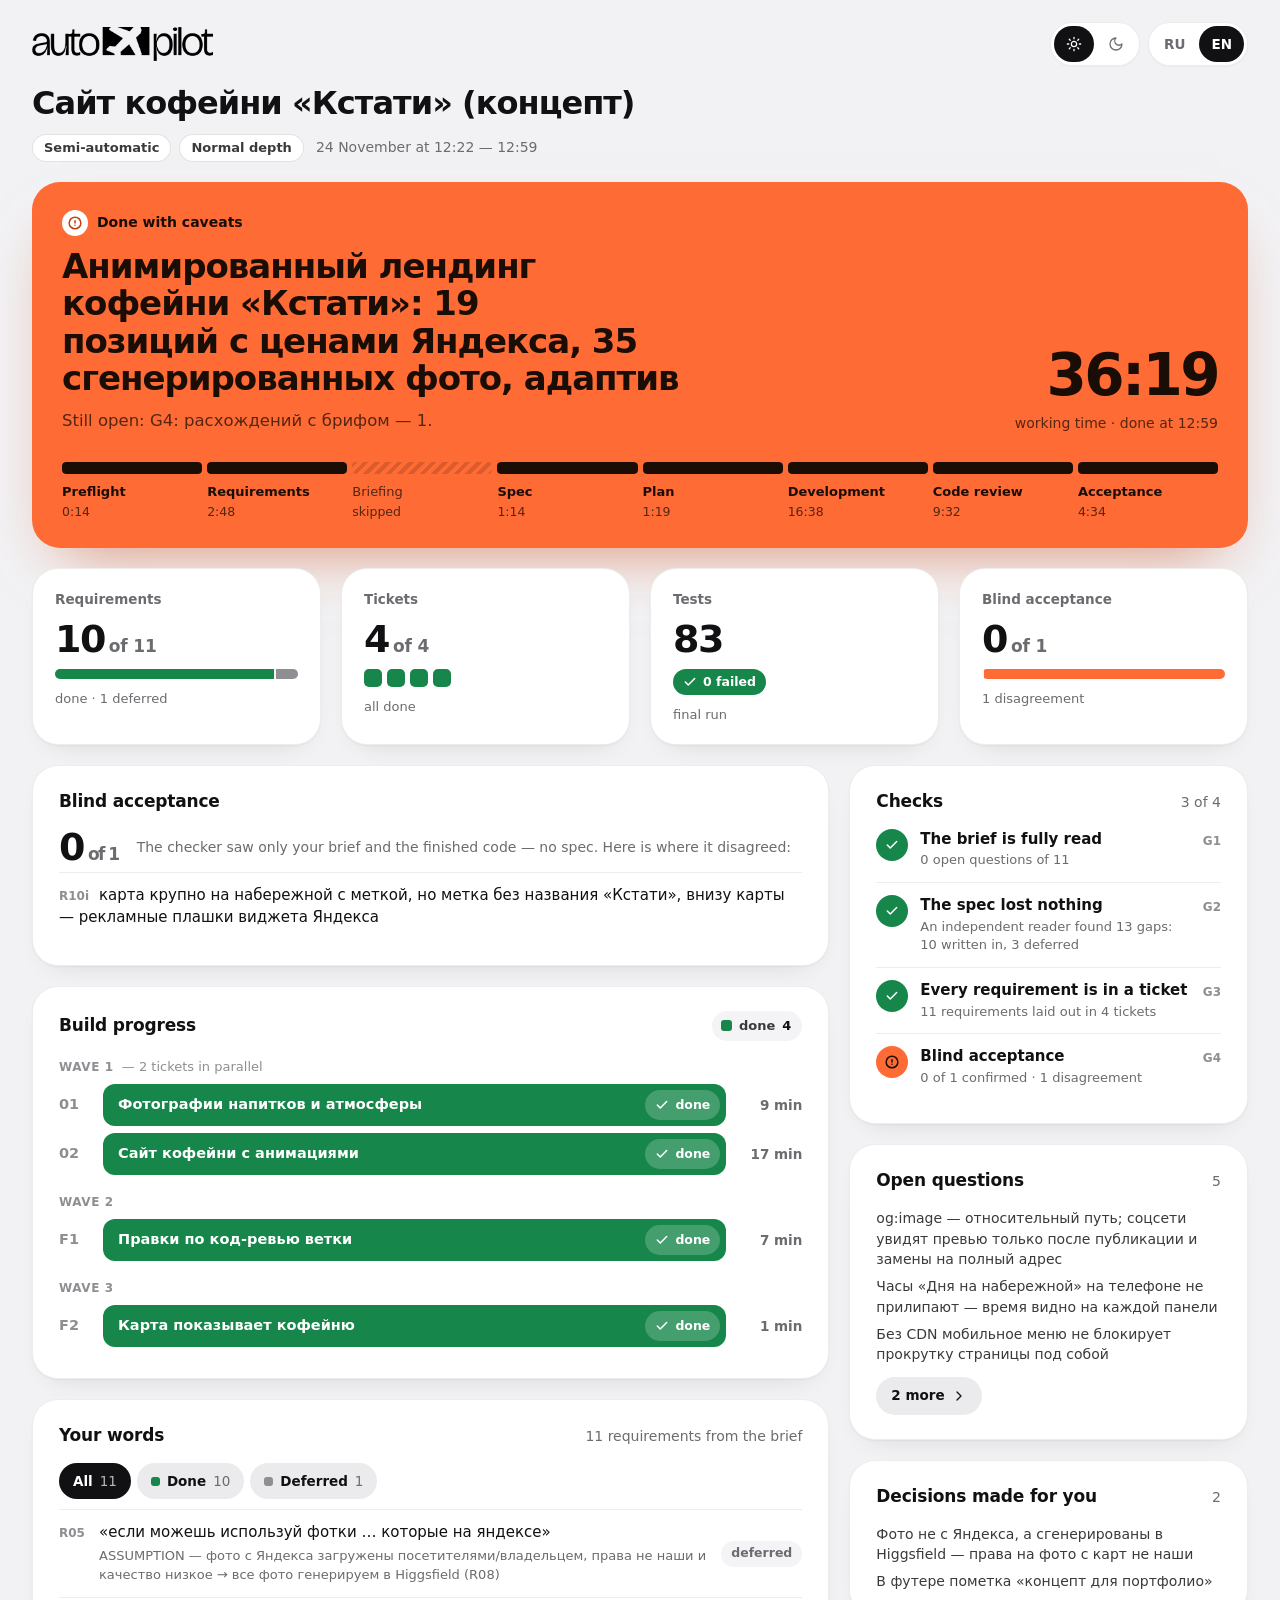
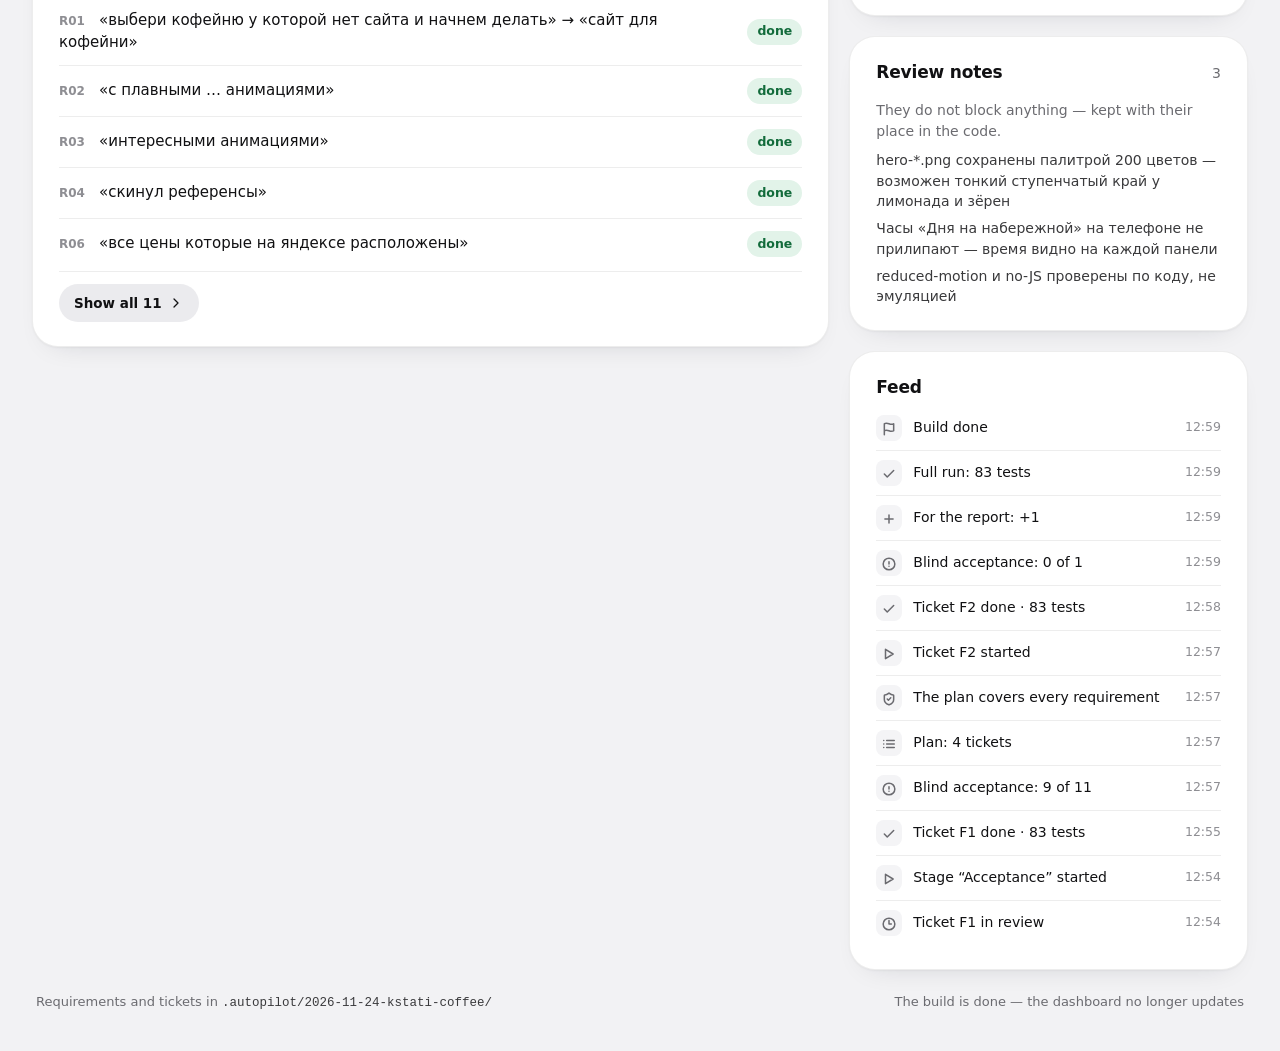
<file: .autopilot/dashboard.html>
<!doctype html>
<html lang="ru">
<head>
<meta charset="utf-8">
<meta name="viewport" content="width=device-width, initial-scale=1">
<title>autopilot</title>
<style>
  /* Цвет здесь — сигнал, а не украшение: у каждого состояния сборки свой.
     Синий — идёт работа, оранжевый — ждём человека или таск пишется,
     зелёный — сдано, бирюзовый — проверка, фиолетовый — ремонт, красный — упало. */
  :root{
    --bg:#F2F2F4; --card:#fff; --inset:#F4F4F6; --soft:#EBEBEE; --line:rgba(0,0,0,.07); --line2:rgba(0,0,0,.11);
    --tx:#111113; --tx2:#3A3A3C; --mut:#6B6B70; --quiet:#8E8E93;
    --hero:#2F45E0; --hero-shadow:rgba(40,60,220,.55);
    --done:#17864A; --done-soft:#E2F3E9; --done-tx:#126B3B;
    --now:#FF6B35; --now-on:#1A0D06; --now-soft:#FFE9DF; --now-tx:#AD3D0E;
    --rev:#0B7F8A; --rev-soft:#DDF2F4; --rev-tx:#08666F;
    --fix:#7C3AED; --fix-soft:#EFE7FE; --fix-tx:#6427D0;
    --bad:#DC2626; --bad-soft:#FDE6E6; --bad-tx:#B01C1C;
    --idle:#D4D4D9; --logo-filter:none;
    --sh:0 1px 2px rgba(0,0,0,.04),0 12px 30px -20px rgba(20,24,40,.2);
    --sh-raised:0 1px 2px rgba(0,0,0,.035),0 16px 36px -24px rgba(20,24,40,.24);
  }
  @media (prefers-color-scheme:dark){
    :root:not([data-theme]){
      --bg:#17181B; --card:#222327; --inset:#2C2D32; --soft:#323338; --line:rgba(255,255,255,.08); --line2:rgba(255,255,255,.14);
      --tx:#F2F2F3; --tx2:#C7C7CC; --mut:#A3A3AA; --quiet:#85858C;
      --hero:#2639C2; --hero-shadow:rgba(0,0,0,.7);
      --done:#1E9A56; --done-soft:#1C3527; --done-tx:#5BD68C;
      --now-soft:#43271C; --now-tx:#FF8A5C;
      --rev:#0E8A96; --rev-soft:#163538; --rev-tx:#6FD6E0;
      --fix:#8B4DF5; --fix-soft:#2F2448; --fix-tx:#BFA2FF;
      --bad:#E5383B; --bad-soft:#47201F; --bad-tx:#FF8B8B;
      --idle:#4A4B51; --logo-filter:invert(1);
      --sh:0 1px 0 rgba(255,255,255,.03) inset,0 12px 30px -20px rgba(0,0,0,.75);
      --sh-raised:0 16px 36px -24px rgba(0,0,0,.8);
      color-scheme:dark;
    }
  }
  :root[data-theme="dark"]{
    --bg:#17181B; --card:#222327; --inset:#2C2D32; --soft:#323338; --line:rgba(255,255,255,.08); --line2:rgba(255,255,255,.14);
    --tx:#F2F2F3; --tx2:#C7C7CC; --mut:#A3A3AA; --quiet:#85858C;
    --hero:#2639C2; --hero-shadow:rgba(0,0,0,.7);
    --done:#1E9A56; --done-soft:#1C3527; --done-tx:#5BD68C;
    --now-soft:#43271C; --now-tx:#FF8A5C;
    --rev:#0E8A96; --rev-soft:#163538; --rev-tx:#6FD6E0;
    --fix:#8B4DF5; --fix-soft:#2F2448; --fix-tx:#BFA2FF;
    --bad:#E5383B; --bad-soft:#47201F; --bad-tx:#FF8B8B;
    --idle:#4A4B51; --logo-filter:invert(1);
    --sh:0 1px 0 rgba(255,255,255,.03) inset,0 12px 30px -20px rgba(0,0,0,.75);
    --sh-raised:0 16px 36px -24px rgba(0,0,0,.8);
    color-scheme:dark;
  }
  *{box-sizing:border-box}
  [hidden]{display:none!important}
  html{-webkit-text-size-adjust:100%}
  body{margin:0;background:var(--bg);color:var(--tx);
    font:15px/1.5 -apple-system,BlinkMacSystemFont,"SF Pro Text","Segoe UI",system-ui,sans-serif;
    -webkit-font-smoothing:antialiased;font-synthesis-weight:none}
  ::selection{background:rgba(255,107,53,.25)}
  :focus-visible{outline:2px solid var(--now);outline-offset:3px}
  code,.mono{font-family:ui-monospace,"SF Mono",Menlo,Consolas,monospace}
  .tnum,.big b,.tv,.s-time,.tl-time,.ev em{font-variant-numeric:tabular-nums}
  .wrap{max-width:1320px;margin:0 auto;padding:22px 32px 40px;display:flex;flex-direction:column;gap:20px;min-width:0}
  .card{background:var(--card);border:1px solid var(--line);border-radius:26px;box-shadow:var(--sh);padding:24px 26px;min-width:0}
  .ic{width:16px;height:16px;flex:0 0 auto;fill:none;stroke:currentColor;stroke-width:1.9;stroke-linecap:round;stroke-linejoin:round}
  .ic.xs{width:14px;height:14px;stroke-width:2.6}
  .ic.m{width:20px;height:20px}
  .wt{font-size:17px;font-weight:650;letter-spacing:-.01em;margin:0;line-height:1.3;display:flex;align-items:center;gap:10px}
  .whead{display:flex;align-items:baseline;justify-content:space-between;gap:8px 12px;margin-bottom:16px;flex-wrap:wrap}
  .whead>span{font-size:14px;color:var(--mut)}

  /* ── верх ─────────────────────────────────────────────────── */
  .top{display:flex;align-items:center;justify-content:space-between;gap:12px;flex-wrap:wrap}
  .logo{height:34px;width:auto;display:block;filter:var(--logo-filter)}
  .tools{display:flex;gap:8px;align-items:center;flex-wrap:wrap}
  .tabs{display:inline-flex;gap:2px;padding:3px;border-radius:999px;background:var(--card);border:1px solid var(--line);box-shadow:var(--sh-raised)}
  .tabs button,.iconbtn{appearance:none;border:0;font:inherit;cursor:pointer;display:inline-flex;align-items:center;justify-content:center}
  .tabs button{height:36px;min-width:40px;padding:0 12px;border-radius:999px;background:transparent;color:var(--mut);font-size:13.5px;font-weight:650;transition:background .2s,color .2s}
  .tabs button:hover{color:var(--tx)}
  .tabs button[aria-pressed="true"]{background:var(--tx);color:var(--card)}
  .iconbtn{width:44px;height:44px;border-radius:999px;border:1px solid var(--line);background:var(--card);box-shadow:var(--sh-raised);color:var(--tx);transition:transform .15s}
  .iconbtn:active{transform:scale(.96)}
  /* «Обновить сейчас»: пока state.js грузится, стрелка крутится — нажатие видно */
  .iconbtn.busy svg{animation:spin .8s linear infinite}
  @keyframes spin{to{transform:rotate(360deg)}}
  .title h1{margin:0;font-size:32px;line-height:1.12;font-weight:700;letter-spacing:-.03em;text-wrap:balance;overflow-wrap:anywhere}
  .meta{display:flex;flex-wrap:wrap;align-items:center;gap:8px;margin-top:12px}
  .tag{display:inline-flex;align-items:center;height:28px;padding:0 11px;border-radius:999px;background:var(--card);border:1px solid var(--line2);font-size:13px;font-weight:600;color:var(--tx2)}
  .meta .when{font-size:14px;color:var(--mut);margin-left:4px}
  #link{background:var(--now);color:var(--now-on);border-radius:18px;padding:14px 18px;font-weight:600;font-size:14.5px;line-height:1.45;margin-bottom:0}
  .lost{max-width:1320px;margin:0 auto;padding:16px 32px 0}

  /* ── шапка состояния ─────────────────────────────────────────── */
  .hero{--h-tx:#fff;--h-mut:rgba(255,255,255,.82);--h-track:rgba(255,255,255,.24);
    border-radius:28px;padding:28px 30px 26px;display:flex;flex-direction:column;gap:28px;
    background:var(--hero);color:var(--h-tx);box-shadow:0 30px 60px -32px var(--hero-shadow);min-width:0}
  .hero.ask{background:#FF6B35;--h-tx:#1A0D06;--h-mut:rgba(26,13,6,.74);--h-track:rgba(26,13,6,.16);box-shadow:0 30px 60px -30px rgba(200,70,20,.6)}
  .hero.won{background:#17864A;--h-track:rgba(255,255,255,.22);box-shadow:0 30px 60px -30px rgba(23,134,74,.6)}
  .hero.bad{background:#C81E1E;--h-track:rgba(255,255,255,.22);box-shadow:0 30px 60px -30px rgba(200,30,30,.55)}
  .hero-top{display:flex;flex-wrap:wrap;justify-content:space-between;align-items:flex-end;gap:20px 40px}
  .hero-main{flex:1 1 420px;min-width:0}
  .state{display:inline-flex;align-items:center;gap:9px;font-size:14px;font-weight:700;margin-bottom:12px}
  .hero h2{margin:0;font-size:34px;line-height:1.1;font-weight:700;letter-spacing:-.03em;text-wrap:balance;max-width:32ch;overflow-wrap:anywhere}
  .lead{margin:12px 0 0;font-size:16.5px;line-height:1.5;color:var(--h-mut);max-width:64ch}
  .lead b{color:var(--h-tx);font-weight:650}
  .big{text-align:right;flex:0 0 auto}
  .big b{display:block;font-size:58px;line-height:.95;font-weight:700;letter-spacing:-.045em}
  .big b small{font-size:24px;letter-spacing:-.02em;font-weight:600;margin-left:6px}
  .big>span{display:block;font-size:14px;color:var(--h-mut);margin-top:10px}
  .big .paused{display:block;margin-top:6px;font-weight:650;color:var(--h-tx)}
  .hint{display:inline-flex;align-items:center;gap:10px;margin-top:18px;min-height:44px;padding:8px 18px;border-radius:22px;background:#1A0D06;color:#fff;font-size:15px;font-weight:600;line-height:1.35}
  .track{display:grid;grid-template-columns:repeat(8,minmax(0,1fr));gap:5px}
  .seg{height:12px;border-radius:4px;background:var(--h-track);overflow:hidden}
  .seg i{display:block;height:100%;border-radius:4px}
  .s-done .seg i{width:100%;background:#21A35B}
  .hero.won .s-done .seg i,.hero.bad .s-done .seg i{background:#fff}
  .hero.ask .s-done .seg i{background:#1A0D06}
  .s-now .seg i{background-color:var(--now)}
  .hero.ask .s-now .seg i{background-color:#fff}
  .s-fail .seg i{width:100%;background:#fff}
  .s-skip .seg{background:repeating-linear-gradient(135deg,var(--h-track) 0 4px,transparent 4px 8px)}
  .s-name{display:block;margin-top:10px;font-size:13px;font-weight:600;line-height:1.3}
  .s-now .s-name,.s-fail .s-name{font-weight:750}
  .s-pend .s-name,.s-skip .s-name{color:var(--h-mut);font-weight:500}
  .s-time{display:block;margin-top:2px;font-size:12.5px;color:var(--h-mut)}
  .live{width:9px;height:9px;border-radius:50%;background:var(--now);outline:2px solid rgba(255,255,255,.9);display:inline-block;flex:0 0 auto;animation:pulse 1.8s cubic-bezier(.16,1,.3,1) infinite}
  .hero.ask .live{background:#1A0D06;outline:0}
  @keyframes pulse{0%{box-shadow:0 0 0 0 rgba(255,107,53,.6)}70%{box-shadow:0 0 0 9px rgba(255,107,53,0)}100%{box-shadow:0 0 0 0 rgba(255,107,53,0)}}
  .badge-ic{width:26px;height:26px;border-radius:50%;background:#fff;display:inline-flex;align-items:center;justify-content:center}
  .hero.won .badge-ic{color:#17864A}.hero.bad .badge-ic{color:#C81E1E}.hero.ask .badge-ic{color:#C2410C}
  .stripes{background-image:linear-gradient(135deg,rgba(255,255,255,.28) 25%,transparent 25%,transparent 50%,rgba(255,255,255,.28) 50%,rgba(255,255,255,.28) 75%,transparent 75%,transparent);background-size:22px 22px;animation:stripes 1.1s linear infinite}
  .hero.ask .stripes{background-image:linear-gradient(135deg,rgba(255,107,53,.5) 25%,transparent 25%,transparent 50%,rgba(255,107,53,.5) 50%,rgba(255,107,53,.5) 75%,transparent 75%,transparent)}
  @keyframes stripes{to{background-position:22px 0}}

  /* ── плитки ───────────────────────────────────────────────── */
  .tiles{display:grid;grid-template-columns:repeat(4,minmax(0,1fr));gap:20px}
  .tile{display:flex;flex-direction:column;gap:11px;padding:20px 22px}
  .tk{font-size:13.5px;font-weight:600;color:var(--mut)}
  .tv{font-size:38px;line-height:1;font-weight:700;letter-spacing:-.04em}
  .tv small{font-size:17px;font-weight:600;color:var(--mut);letter-spacing:-.01em;margin-left:4px}
  .tv.dim{color:var(--quiet)}
  .ts{font-size:13px;color:var(--mut);line-height:1.4}
  .stack{display:flex;height:10px;border-radius:5px;overflow:hidden;gap:2px;background:var(--inset)}
  .stack i{display:block;height:100%}
  .sq{display:flex;gap:5px;flex-wrap:wrap}
  .sq i{width:18px;height:18px;border-radius:5px;display:block}
  .okb{display:inline-flex;align-items:center;gap:6px;height:26px;padding:0 10px;border-radius:999px;font-size:12.5px;font-weight:700;align-self:flex-start;color:#fff}

  /* ── цвета статусов ───────────────────────────────────────── */
  .f-done{background:var(--done);color:#fff}
  .f-now{background-color:var(--now);color:var(--now-on)}
  .f-rev{background:var(--rev);color:#fff}
  .f-fix{background:var(--fix);color:#fff}
  .f-bad{background:var(--bad);color:#fff}
  .f-wait{background:transparent;color:var(--mut);border:1.5px dashed var(--idle)}
  .f-idle{background:var(--idle)}
  .f-q{background:var(--quiet)}

  /* ── ход сборки ───────────────────────────────────────────── */
  .legend{display:flex;flex-wrap:wrap;gap:6px}
  .lg{display:inline-flex;align-items:center;gap:7px;height:30px;padding:0 11px 0 9px;border-radius:999px;background:var(--inset);font-size:13px;font-weight:600;color:var(--tx2)}
  .lg i{width:11px;height:11px;border-radius:3px;display:block}
  .lg b{font-weight:750;color:var(--tx)}
  .wave{display:flex;flex-wrap:wrap;align-items:baseline;gap:4px 8px;font-size:12px;font-weight:750;letter-spacing:.05em;text-transform:uppercase;color:var(--quiet);margin:18px 0 8px}
  .whead+.wave{margin-top:4px}
  .wave span{text-transform:none;letter-spacing:0;font-weight:500;font-size:13px}
  .tl{display:grid;grid-template-columns:32px minmax(0,1fr) 64px;gap:4px 12px;align-items:center;margin-bottom:7px}
  .tl-id{font-size:14.5px;font-weight:750;color:var(--quiet)}
  .tl-id.on{color:var(--tx)}
  .bar{height:42px;border-radius:12px;display:flex;align-items:center;justify-content:space-between;gap:10px;padding:0 6px 0 15px;font-size:14.5px;font-weight:650;min-width:0}
  .bar .nm{overflow:hidden;text-overflow:ellipsis;white-space:nowrap;min-width:0}
  .chipin{flex:0 0 auto;display:inline-flex;align-items:center;gap:6px;height:30px;padding:0 10px;border-radius:999px;background:rgba(255,255,255,.2);font-size:12.5px;font-weight:700;white-space:nowrap}
  .f-now .chipin{background:rgba(26,13,6,.12)}
  .f-wait .chipin{background:var(--inset);color:var(--mut)}
  .tl-time{font-size:13.5px;font-weight:650;text-align:right;color:var(--mut);white-space:nowrap}
  .tl-time.now{color:var(--now-tx)}.tl-time.fix{color:var(--fix-tx)}.tl-time.rev{color:var(--rev-tx)}.tl-time.bad{color:var(--bad-tx)}
  .tl-note{grid-column:2/4;display:flex;gap:8px;align-items:flex-start;font-size:13.5px;line-height:1.45;padding:1px 2px 6px;overflow-wrap:anywhere}
  .tl-note.fix{color:var(--fix-tx)}.tl-note.rev{color:var(--rev-tx)}.tl-note.bad{color:var(--bad-tx)}
  .tl-note .ic{margin-top:2px}

  /* ── колонки и списки ─────────────────────────────────────── */
  .cols{display:grid;grid-template-columns:minmax(0,2fr) minmax(0,1fr);gap:20px;align-items:start}
  .col{display:flex;flex-direction:column;gap:20px;min-width:0}
  .chips{display:flex;flex-wrap:wrap;gap:6px;margin-bottom:10px}
  .chip{appearance:none;height:36px;padding:0 14px;border-radius:999px;border:0;background:var(--soft);color:var(--tx);font:inherit;font-size:13.5px;font-weight:600;cursor:pointer;display:inline-flex;align-items:center;gap:7px}
  .chip i{width:9px;height:9px;border-radius:3px;display:block}
  .chip span{color:var(--mut);font-weight:500}
  .chip[aria-pressed="true"]{background:var(--tx);color:var(--card)}
  .chip[aria-pressed="true"] span{color:inherit;opacity:.7}
  .req{display:grid;grid-template-columns:minmax(0,1fr) auto;gap:14px;align-items:center;padding:12px 0;border-top:1px solid var(--line)}
  .req p{margin:0;font-size:15px;line-height:1.45;overflow-wrap:anywhere}
  .rid{display:inline-block;min-width:40px;font-size:12px;color:var(--quiet);font-weight:750}
  .why{display:block;font-size:13px;color:var(--mut);margin-top:3px;padding-left:40px;line-height:1.45}
  .pill{display:inline-flex;align-items:center;height:26px;padding:0 10px;border-radius:999px;font-size:12.5px;font-weight:700;white-space:nowrap}
  .p-done{background:var(--done-soft);color:var(--done-tx)}
  .p-now{background:var(--now-soft);color:var(--now-tx)}
  .p-mut{background:var(--inset);color:var(--mut)}
  .p-bad{background:var(--bad-soft);color:var(--bad-tx)}
  .more{margin-top:2px;padding-top:12px;border-top:1px solid var(--line)}
  .btn-soft{appearance:none;height:38px;padding:0 15px;border-radius:999px;border:0;background:var(--soft);color:var(--tx);font:inherit;font-size:13.5px;font-weight:600;cursor:pointer;display:inline-flex;align-items:center;gap:6px}
  .gate{display:grid;grid-template-columns:32px minmax(0,1fr) auto;gap:12px;align-items:start;padding:12px 0;border-top:1px solid var(--line)}
  .whead+.gate{border-top:0;padding-top:0}
  .gi{width:32px;height:32px;border-radius:50%;display:flex;align-items:center;justify-content:center}
  .gi.ok{background:var(--done);color:#fff}
  .gi.wait{color:var(--quiet);border:1.5px dashed var(--idle)}
  .gi.warn{background:var(--now);color:var(--now-on)}
  .gi.bad{background:var(--bad);color:#fff}
  .gt{font-size:15px;font-weight:650;line-height:1.35}
  .gs{font-size:13px;color:var(--mut);margin-top:2px;line-height:1.45}
  .gk{font-size:12px;font-weight:750;color:var(--quiet);padding-top:3px}
  .ev{display:grid;grid-template-columns:26px minmax(0,1fr) auto;gap:11px;align-items:start;padding:9px 0;font-size:14px;line-height:1.45;border-top:1px solid var(--line)}
  .whead+.ev{border-top:0;padding-top:0}
  .ei{width:26px;height:26px;border-radius:8px;display:flex;align-items:center;justify-content:center;background:var(--inset);color:var(--mut)}
  .ev>span{padding-top:2px;overflow-wrap:anywhere}
  .ev em{font-style:normal;font-size:12.5px;color:var(--quiet);white-space:nowrap;padding-top:3px}
  .need{padding:13px 0;border-top:1px solid var(--line)}
  .whead+.need{border-top:0;padding-top:0}
  .nh{display:flex;justify-content:space-between;align-items:baseline;gap:8px;font-size:15px;font-weight:650}
  .nh span{font-size:14px;font-weight:600;color:var(--mut)}
  .keys{display:flex;flex-wrap:wrap;gap:6px;margin-top:10px}
  .key{font-size:12.5px;padding:5px 9px;border-radius:9px;background:var(--inset);color:var(--tx2);overflow-wrap:anywhere}
  .nl{margin:8px 0 0;padding:0;list-style:none;font-size:14px;color:var(--tx2);line-height:1.45}
  .nl li{overflow-wrap:anywhere}
  .nl li+li{margin-top:7px}
  .nl.n0{margin-top:0}
  .nl+.btn-soft{margin-top:12px}
  .prep{border:2px solid var(--now)}
  .prep .wt i{width:28px;height:28px;border-radius:8px;background:var(--now);color:var(--now-on);display:inline-flex;align-items:center;justify-content:center}
  .blind-top{display:flex;align-items:center;gap:18px;margin-bottom:6px;flex-wrap:wrap}
  .blind-top b{font-size:38px;font-weight:700;letter-spacing:-.04em;line-height:1}
  .blind-top b small{font-size:17px;color:var(--mut);font-weight:600;margin-left:4px}
  .blind-top p{margin:0;flex:1 1 260px;font-size:14px;line-height:1.5;color:var(--mut)}
  .empty{display:flex;gap:12px;align-items:flex-start;padding:16px 18px;border-radius:16px;border:1.5px dashed var(--idle);font-size:14.5px;line-height:1.5;color:var(--tx2)}
  .empty .ic{color:var(--mut);margin-top:3px}
  .muted{color:var(--mut);font-size:14px;line-height:1.5;margin:0}
  footer{display:flex;flex-wrap:wrap;justify-content:space-between;gap:6px 20px;font-size:13px;color:var(--mut);padding:2px 4px 0}
  footer code{font-size:12.5px;color:var(--tx2);overflow-wrap:anywhere}
  .stale{color:var(--now-tx);font-weight:650}

  /* Появление — один раз, при первой отрисовке: страница перерисовывается
     на каждом событии сборки, и анимация на каждом круге мигала бы. */
  .boot .w{animation:rise .8s cubic-bezier(.16,1,.3,1) both}
  .boot .w:nth-child(2){animation-delay:.05s}.boot .w:nth-child(3){animation-delay:.1s}
  @keyframes rise{from{transform:translateY(10px);filter:blur(5px);opacity:.01}to{transform:none;filter:none;opacity:1}}
  @media (prefers-reduced-motion:reduce){.boot .w,.live,.stripes,.iconbtn.busy svg{animation:none}}

  /* ── ширина ───────────────────────────────────────────────── */
  @media (max-width:1180px){.tiles{grid-template-columns:repeat(2,minmax(0,1fr))}}
  @media (max-width:1040px){.cols{grid-template-columns:minmax(0,1fr)}}
  /* Узкая панель рядом с чатом — главный способ смотреть дашборд. Здесь всё
     плотнее: те же блоки, но цифры и полосы под ширину 380–900 px, а не экрана. */
  @media (max-width:900px){
    body{font-size:14px}
    .wrap{padding:14px 14px 28px;gap:12px}
    .lost{padding:12px 14px 0}
    .logo{height:24px}
    .tabs button{height:30px;min-width:34px;padding:0 9px;font-size:12.5px}
    .iconbtn{width:36px;height:36px}
    .title h1{font-size:21px;letter-spacing:-.02em}
    .meta{margin-top:8px;gap:6px}
    .tag{height:24px;padding:0 9px;font-size:12px}
    .meta .when{font-size:12.5px}
    .card{padding:16px;border-radius:18px}
    .wt{font-size:15px}
    .whead{margin-bottom:12px}
    .whead>span{font-size:12.5px}
    .hero{padding:18px 18px 16px;border-radius:20px;gap:18px}
    .hero-top{gap:14px;align-items:flex-start}
    .hero-main{flex-basis:100%}
    .state{font-size:12.5px;margin-bottom:8px}
    .hero h2{font-size:21px;letter-spacing:-.02em;max-width:none}
    .lead{font-size:14px;margin-top:8px}
    .big{text-align:left}
    .big b{font-size:30px;letter-spacing:-.03em}
    .big b small{font-size:15px}
    .big>span{font-size:12.5px;margin-top:4px}
    .hint{font-size:13.5px;margin-top:12px;padding:8px 14px;min-height:38px}
    .track{grid-template-columns:repeat(4,minmax(0,1fr));gap:12px 4px}
    .seg{height:8px;border-radius:3px}
    .s-name{font-size:12px;margin-top:6px}
    .s-time{font-size:11.5px}
    .tiles{gap:12px}
    .tile{padding:14px;gap:8px}
    .tk{font-size:12.5px}
    .tv{font-size:24px;letter-spacing:-.03em}
    .tv small{font-size:13px}
    .ts{font-size:12px}
    .stack{height:7px}
    .sq{gap:4px}.sq i{width:13px;height:13px;border-radius:4px}
    .okb{height:22px;font-size:11.5px;padding:0 8px}
    .lg{height:26px;font-size:12px;padding:0 9px 0 8px}
    .wave{font-size:11px;margin:14px 0 6px}
    .wave span{font-size:12px}
    .tl{grid-template-columns:22px minmax(0,1fr) 44px;gap:3px 8px;margin-bottom:5px}
    .tl-id{font-size:12.5px}
    .bar{height:32px;border-radius:9px;font-size:13px;padding:0 4px 0 11px;gap:6px}
    .chipin{height:24px;padding:0 7px;font-size:11.5px}
    .chipin .lbl{display:none}
    .tl-time{font-size:12px}
    .tl-note{font-size:12.5px}
    .chip{height:30px;padding:0 11px;font-size:12.5px}
    .req{padding:10px 0;gap:10px}
    .req p{font-size:13.5px}
    .why{padding-left:0;font-size:12.5px}
    .rid{min-width:34px;font-size:11.5px}
    .pill{height:22px;font-size:11.5px;padding:0 8px}
    .gate{grid-template-columns:26px minmax(0,1fr) auto;padding:10px 0;gap:10px}
    .gi{width:26px;height:26px}
    .gt{font-size:13.5px}.gs{font-size:12px}
    .ev{grid-template-columns:22px minmax(0,1fr) auto;font-size:13px;gap:9px}
    .ei{width:22px;height:22px;border-radius:7px}
    .nh{font-size:13.5px}.nl{font-size:13px}
    .key{font-size:11.5px}
    .btn-soft{height:32px;font-size:12.5px}
    .blind-top b{font-size:26px}
    .empty{font-size:13.5px;padding:12px 14px}
    footer{font-size:12px}
  }
  @media (max-width:440px){
    .hero h2{font-size:19px}
    .tiles{grid-template-columns:repeat(2,minmax(0,1fr));gap:10px}
    .tv{font-size:22px}
    .req{grid-template-columns:minmax(0,1fr)}
    .req .pill{justify-self:start}
  }
</style>
</head>
<body>
<!-- Плашка о потере связи живёт вне #app: render() переписывает #app целиком. -->
<div class="lost" hidden><div id="link" role="status" hidden></div></div>
<div class="wrap" id="app"></div>

<!-- Состояние приходит двумя путями, и порядок этих двух тегов — весь смысл.
     Сначала снимок, вписанный внутрь страницы: он есть всегда, поэтому дашборд
     показывает данные, чем бы его ни открыли — двойным кликом, панелью через
     data:, с мёртвым сервером, через месяц после прогона. Потом файл рядом: он
     перекрывает снимок там, где у страницы есть адрес, и он же подгружается
     заново каждые десять секунд, чтобы часы шли без перезагрузки.
     Разойтись в противоположные стороны им нечем: файл пишется на каждой
     правке, снимок — на каждом вызове .autopilot/ap.py, и он же вписывает
     файл в страницу, так что снимок либо равен файлу, либо старше его.
     Между маркерами правит только ap.py; руками — никогда. -->
<script>/*STATE-BEGIN*/window.STATE={"version": 2, "slug": "kstati-coffee", "dir": "2026-11-24-kstati-coffee", "title": "Сайт кофейни «Кстати» (концепт)", "mode": "semi", "depth": "normal", "tier": "T1", "briefFile": "2026-11-24-brief.md", "memoryFile": "AGENTS.md", "memoryOwner": "autopilot", "skillDir": "C:/Users/X-GAMING/.claude/skills/autopilot", "baseCommit": "f7013d9", "startedAt": "2026-11-24T15:22:53+03:00", "updatedAt": "2026-11-24T15:59:12+03:00", "finishedAt": "2026-11-24T15:59:12+03:00", "stages": [{"id": "preflight", "status": "done", "startedAt": "2026-11-24T15:22:53+03:00", "finishedAt": "2026-11-24T15:23:07+03:00"}, {"id": "manifest", "status": "done", "startedAt": "2026-11-24T15:23:07+03:00", "finishedAt": "2026-11-24T15:25:55+03:00"}, {"id": "briefing", "status": "skipped", "startedAt": "2026-11-24T15:24:18+03:00", "finishedAt": "2026-11-24T15:24:18+03:00", "note": "вопросов не потребовалось: данные сняты с Яндекса, фото — генерация, как разрешил пользователь"}, {"id": "spec", "status": "done", "startedAt": "2026-11-24T15:25:55+03:00", "finishedAt": "2026-11-24T15:27:09+03:00"}, {"id": "plan", "status": "done", "startedAt": "2026-11-24T15:27:09+03:00", "finishedAt": "2026-11-24T15:28:28+03:00"}, {"id": "build", "status": "done", "startedAt": "2026-11-24T15:28:28+03:00", "finishedAt": "2026-11-24T15:45:06+03:00"}, {"id": "review", "status": "done", "startedAt": "2026-11-24T15:45:06+03:00", "finishedAt": "2026-11-24T15:54:38+03:00"}, {"id": "final", "status": "done", "startedAt": "2026-11-24T15:54:38+03:00", "finishedAt": "2026-11-24T15:59:12+03:00"}], "requirements": {"total": 11, "done": 10, "inTicket": 0, "inSpec": 0, "placeholder": 0, "deferred": 1, "dropped": 0}, "tickets": [{"id": "01", "title": "Фотографии напитков и атмосферы", "requirements": ["R07", "R08"], "blockedBy": [], "wave": 1, "zone": ["assets/img/"], "review": "нет", "model": "обычная", "status": "done", "startedAt": "2026-11-24T15:28:28+03:00", "finishedAt": "2026-11-24T15:37:29+03:00", "retries": 0, "repairs": 0, "tests": {"passed": 35, "failed": 0}, "commit": "f0061dc"}, {"id": "02", "title": "Сайт кофейни с анимациями", "requirements": ["R01", "R02", "R03", "R04", "R06", "R09i", "R10i", "R11i"], "blockedBy": [], "wave": 1, "zone": ["index.html", "css/", "js/", "tools/"], "review": "нет", "model": "сильная", "status": "done", "startedAt": "2026-11-24T15:28:28+03:00", "finishedAt": "2026-11-24T15:45:05+03:00", "retries": 0, "repairs": 0, "tests": {"passed": 83, "failed": 0}, "commit": "c325d14"}, {"id": "F1", "title": "Правки по код-ревью ветки", "requirements": ["R09i", "R06", "R03"], "blockedBy": [], "wave": 2, "zone": ["index.html", "css/", "js/", "assets/img/"], "review": "да — ремонт ветки", "model": "сильная", "status": "done", "startedAt": "2026-11-24T15:48:46+03:00", "finishedAt": "2026-11-24T15:55:45+03:00", "retries": 0, "repairs": 0, "tests": {"passed": 83, "failed": 0}, "commit": "c867077"}, {"id": "F2", "title": "Карта показывает кофейню", "requirements": ["R10i"], "blockedBy": [], "wave": 3, "zone": ["index.html"], "review": "нет", "model": "обычная", "status": "done", "retries": 0, "repairs": 0, "startedAt": "2026-11-24T15:57:23+03:00", "finishedAt": "2026-11-24T15:58:26+03:00", "tests": {"passed": 83, "failed": 0}, "commit": "7824dc9"}], "tests": {"passed": 83, "failed": 0}, "debt": {"placeholders": [], "assumptions": ["Фото не с Яндекса, а сгенерированы в Higgsfield — права на фото с карт не наши", "В футере пометка «концепт для портфолио»"], "emptyEnv": []}, "additions": [], "coverage": {"found": 13, "fixed": 10, "deferred": 3, "items": ["R05 — фото с Яндекса не берём: права не наши, генерация по разрешению пользователя", "Подписка из референса 1 — у кофейни нет рассылки", "Кнопка заказа и акция из референсов — у кофейни нет онлайн-заказа и акций"]}, "concerns": ["hero-*.png сохранены палитрой 200 цветов — возможен тонкий ступенчатый край у лимонада и зёрен", "Часы «Дня на набережной» на телефоне не прилипают — время видно на каждой панели", "reduced-motion и no-JS проверены по коду, не эмуляцией"], "blind": {"checked": 1, "matched": 0, "mismatches": ["R10i — карта крупно на набережной с меткой, но метка без названия «Кстати», внизу карты — рекламные плашки виджета Яндекса"]}, "beats": ["2026-11-24T15:22:53+03:00", "2026-11-24T15:23:07+03:00", "2026-11-24T15:23:28+03:00", "2026-11-24T15:24:18+03:00", "2026-11-24T15:25:55+03:00", "2026-11-24T15:27:01+03:00", "2026-11-24T15:27:09+03:00", "2026-11-24T15:27:33+03:00", "2026-11-24T15:28:27+03:00", "2026-11-24T15:28:28+03:00", "2026-11-24T15:37:29+03:00", "2026-11-24T15:37:30+03:00", "2026-11-24T15:45:05+03:00", "2026-11-24T15:45:06+03:00", "2026-11-24T15:48:45+03:00", "2026-11-24T15:48:46+03:00", "2026-11-24T15:54:31+03:00", "2026-11-24T15:54:38+03:00", "2026-11-24T15:55:45+03:00", "2026-11-24T15:57:22+03:00", "2026-11-24T15:57:23+03:00", "2026-11-24T15:58:26+03:00", "2026-11-24T15:59:11+03:00", "2026-11-24T15:59:12+03:00"], "rev": 37, "waiting": null, "waits": [], "log": [{"t": "2026-11-24T15:22:53+03:00", "k": "init"}, {"t": "2026-11-24T15:23:07+03:00", "k": "stage", "id": "manifest", "act": "start"}, {"t": "2026-11-24T15:24:18+03:00", "k": "add", "key": "debt.assumptions", "n": 2}, {"t": "2026-11-24T15:24:18+03:00", "k": "stage", "id": "briefing", "act": "skip", "note": "вопросов не потребовалось: данные сняты с Яндекса, фото — генерация, как разрешил пользователь"}, {"t": "2026-11-24T15:25:55+03:00", "k": "gate", "g": "G1", "ok": false, "open": 11, "total": 11}, {"t": "2026-11-24T15:25:55+03:00", "k": "stage", "id": "spec", "act": "start"}, {"t": "2026-11-24T15:27:01+03:00", "k": "tier", "v": "T1"}, {"t": "2026-11-24T15:27:01+03:00", "k": "gate", "g": "G1", "ok": true, "open": 0, "total": 11}, {"t": "2026-11-24T15:27:09+03:00", "k": "stage", "id": "plan", "act": "start"}, {"t": "2026-11-24T15:27:33+03:00", "k": "tickets", "n": 2}, {"t": "2026-11-24T15:27:33+03:00", "k": "gate", "g": "G3", "ok": true, "problems": 0}, {"t": "2026-11-24T15:28:27+03:00", "k": "gate", "g": "G2", "ok": true, "found": 13, "fixed": 10, "deferred": 3}, {"t": "2026-11-24T15:28:28+03:00", "k": "stage", "id": "build", "act": "start"}, {"t": "2026-11-24T15:28:28+03:00", "k": "ticket", "ids": ["01", "02"], "act": "start"}, {"t": "2026-11-24T15:37:29+03:00", "k": "ticket", "ids": ["01"], "act": "done", "tests": {"passed": 35, "failed": 0}}, {"t": "2026-11-24T15:37:30+03:00", "k": "add", "key": "concerns", "n": 1}, {"t": "2026-11-24T15:45:05+03:00", "k": "ticket", "ids": ["02"], "act": "done", "tests": {"passed": 83, "failed": 0}}, {"t": "2026-11-24T15:45:06+03:00", "k": "add", "key": "concerns", "n": 2}, {"t": "2026-11-24T15:45:06+03:00", "k": "stage", "id": "review", "act": "start"}, {"t": "2026-11-24T15:48:45+03:00", "k": "tickets", "n": 3}, {"t": "2026-11-24T15:48:45+03:00", "k": "gate", "g": "G3", "ok": true, "problems": 0}, {"t": "2026-11-24T15:48:46+03:00", "k": "add", "key": "report", "n": 4}, {"t": "2026-11-24T15:48:46+03:00", "k": "ticket", "ids": ["F1"], "act": "start"}, {"t": "2026-11-24T15:54:31+03:00", "k": "ticket", "ids": ["F1"], "act": "done", "tests": {"passed": 83, "failed": 0}}, {"t": "2026-11-24T15:54:38+03:00", "k": "ticket", "ids": ["F1"], "act": "review"}, {"t": "2026-11-24T15:54:38+03:00", "k": "stage", "id": "final", "act": "start"}, {"t": "2026-11-24T15:55:45+03:00", "k": "ticket", "ids": ["F1"], "act": "done", "tests": {"passed": 83, "failed": 0}}, {"t": "2026-11-24T15:57:22+03:00", "k": "gate", "g": "G4", "ok": false, "checked": 11, "matched": 9}, {"t": "2026-11-24T15:57:22+03:00", "k": "tickets", "n": 4}, {"t": "2026-11-24T15:57:23+03:00", "k": "gate", "g": "G3", "ok": true, "problems": 0}, {"t": "2026-11-24T15:57:23+03:00", "k": "ticket", "ids": ["F2"], "act": "start"}, {"t": "2026-11-24T15:58:26+03:00", "k": "ticket", "ids": ["F2"], "act": "done", "tests": {"passed": 83, "failed": 0}}, {"t": "2026-11-24T15:59:11+03:00", "k": "gate", "g": "G4", "ok": false, "checked": 1, "matched": 0}, {"t": "2026-11-24T15:59:11+03:00", "k": "add", "key": "report", "n": 1}, {"t": "2026-11-24T15:59:12+03:00", "k": "tests", "passed": 83, "failed": 0}, {"t": "2026-11-24T15:59:12+03:00", "k": "finish", "result": "Анимированный лендинг кофейни «Кстати»: 19 позиций с ценами Яндекса, 35 сгенерированных фото, адаптив", "problems": 1}], "reqList": [{"id": "R01", "text": "«выбери кофейню у которой нет сайта и начнем делать» → «сайт для кофейни»", "status": "done"}, {"id": "R02", "text": "«с плавными … анимациями»", "status": "done"}, {"id": "R03", "text": "«интересными анимациями»", "status": "done"}, {"id": "R04", "text": "«скинул референсы»", "status": "done"}, {"id": "R05", "text": "«если можешь используй фотки … которые на яндексе»", "status": "deferred", "why": "ASSUMPTION — фото с Яндекса загружены посетителями/владельцем, права не наши и качество низкое → все фото генерируем в Higgsfield (R08)"}, {"id": "R06", "text": "«все цены которые на яндексе расположены»", "status": "done"}, {"id": "R07", "text": "«и их картинки»", "status": "done"}, {"id": "R08", "text": "«если нет можешь генерировать в нейронке которую я тебе добавлял»", "status": "done"}, {"id": "R09i", "text": "(подразумевается) сайт нормально выглядит с телефона", "status": "done"}, {"id": "R10i", "text": "(подразумевается) адрес, часы, телефон, карта — чтобы дойти до кофейни", "status": "done"}, {"id": "R11i", "text": "(подразумевается) это портфолио-концепт реального бизнеса, сайт не выдаёт себя за официальный", "status": "done"}], "gates": {"G1": {"ok": true, "at": "2026-11-24T15:27:01+03:00", "open": 0, "total": 11}, "G3": {"ok": true, "at": "2026-11-24T15:57:23+03:00", "problems": 0}, "G2": {"ok": true, "at": "2026-11-24T15:28:27+03:00", "found": 13, "fixed": 10, "deferred": 3}, "G4": {"ok": false, "at": "2026-11-24T15:59:11+03:00", "checked": 1, "matched": 0}}, "result": "Анимированный лендинг кофейни «Кстати»: 19 позиций с ценами Яндекса, 35 сгенерированных фото, адаптив", "report": ["og:image — относительный путь; соцсети увидят превью только после публикации и замены на полный адрес", "Часы «Дня на набережной» на телефоне не прилипают — время видно на каждой панели", "Без CDN мобильное меню не блокирует прокрутку страницы под собой", "Старт «разлёта» напитков первого экрана считается один раз — при повороте планшета сдвиг ~34 px (косметика)", "Карта: метка у набережной видна крупно, но без названия кофейни; рекламу внизу ставит сам бесплатный виджет Яндекса"], "blindRounds": 2, "landedWith": {"problems": ["G4: расхождений с брифом — 1"]}};/*STATE-END*/</script>
<script src="state.js"></script>

<script>
// Полный цикл сборки. state.js может прислать меньше — недостающие показываем как pending.
const STAGE_IDS = ['preflight','manifest','briefing','spec','plan','build','review','final'];
const POLL_MS = 10000;
const IDLE_CAP_MS = 2700000;

// Логотип — одна картинка: в тёмной теме её инвертирует CSS (--logo-filter).
const LOGO = "[data-uri]";

const IC = {
  check: 'M20 6 9 17l-5-5',
  clock: 'M12 6v6h4M22 12a10 10 0 1 1-20 0 10 10 0 0 1 20 0',
  rotate: 'M3 12a9 9 0 1 0 9-9 9.75 9.75 0 0 0-6.74 2.74L3 8M3 3v5h5',
  pen: 'M12 20h9M16.38 3.62a1 1 0 0 1 3 3L7.37 18.64a2 2 0 0 1-.86.5l-2.87.84a.5.5 0 0 1-.62-.62l.84-2.87a2 2 0 0 1 .5-.86z',
  play: 'M6 4l13 8-13 8V4z',
  list: 'M8 6h13M8 12h13M8 18h13M3 6h.01M3 12h.01M3 18h.01',
  shield: 'M20 13c0 5-3.5 7.5-7.66 8.95a1 1 0 0 1-.67-.01C7.5 20.5 4 18 4 13V6a1 1 0 0 1 1-1c2 0 4.5-1.2 6.24-2.72a1.17 1.17 0 0 1 1.52 0C14.51 3.81 17 5 19 5a1 1 0 0 1 1 1zM9 12l2 2 4-4',
  msg: 'M7.9 20A9 9 0 1 0 4 16.1L2 22Z',
  alert: 'M22 12a10 10 0 1 1-20 0 10 10 0 0 1 20 0M12 8v4M12 16h.01',
  x: 'M18 6 6 18M6 6l12 12',
  flag: 'M4 15s1-1 4-1 5 2 8 2 4-1 4-1V3s-1 1-4 1-5-2-8-2-4 1-4 1zM4 22v-7',
  chev: 'm9 18 6-6-6-6',
  up: 'm18 15-6-6-6 6',
  plus: 'M12 5v14M5 12h14',
  hourglass: 'M5 22h14M5 2h14M17 22v-4.17a2 2 0 0 0-.59-1.42L12 12l-4.41 4.41A2 2 0 0 0 7 17.83V22M7 2v4.17a2 2 0 0 0 .59 1.42L12 12l4.41-4.41A2 2 0 0 0 17 6.17V2',
  sun: 'M12 8a4 4 0 1 0 0 8 4 4 0 0 0 0-8M12 2v2M12 20v2M4.93 4.93l1.41 1.41M17.66 17.66l1.41 1.41M2 12h2M20 12h2M6.34 17.66l-1.41 1.41M19.07 4.93l-1.41 1.41',
  moon: 'M12 3a6 6 0 0 0 9 9 9 9 0 1 1-9-9Z',
  sync: 'M3 12a9 9 0 0 1 9-9 9.75 9.75 0 0 1 6.74 2.74L21 8M21 3v5h-5M21 12a9 9 0 0 1-9 9 9.75 9.75 0 0 1-6.74-2.74L3 16M8 16H3v5'
};
const ic = (n, cls) => `<svg class="ic${cls ? ' ' + cls : ''}" viewBox="0 0 24 24" aria-hidden="true"><path d="${IC[n]}"/></svg>`;

const systemDark = () => {
  try { return matchMedia('(prefers-color-scheme: dark)').matches; } catch(e) { return false; }
};
const storedTheme = () => {
  try { return localStorage.getItem('autopilot-theme'); } catch(e) { return null; }
};
// Явный выбор пользователя перевешивает системную тему; до первого клика — системная.
function effectiveTheme(){
  return storedTheme() || (systemDark() ? 'dark' : 'light');
}
function applyTheme(t){
  if (t) document.documentElement.setAttribute('data-theme', t);
  else document.documentElement.removeAttribute('data-theme');
}

const plural = (n, one, few, many) => {
  const a = Math.abs(n) % 10, b = Math.abs(n) % 100;
  if (a === 1 && b !== 11) return one;
  if (a >= 2 && a <= 4 && (b < 12 || b > 14)) return few;
  return many;
};
const en = (n, one, many) => n === 1 ? one : many;
const q = (s, lang) => lang === 'en' ? `“${s}”` : `«${s}»`;

const I18N = {
  ru:{lang:"ru",of:"из",
    stages:{preflight:"Подготовка",manifest:"Требования",briefing:"Брифинг",spec:"Спецификация",
      plan:"План",build:"Разработка",review:"Код-ревью",final:"Приёмка"},
    modes:{full:"Полный автомат",semi:"Полуавтомат",interview:"Интервью",manual:"Ручной режим"},
    depths:{strict:"Строго по брифу",normal:"Обычная глубина",deep:"Максимальная глубина"},
    started:t=>`начата ${t}`,startedRange:(a,b)=>`${a} — ${b}`,today:"сегодня в",
    refresh:"Обновить сейчас",langLabel:"Язык",themeLabel:"Тема",themeLight:"Светлая тема",themeDark:"Тёмная тема",
    lost:"Связь с дашбордом пропала — на экране последнее, что он успел получить. Так бывает, когда компьютер засыпает. Скажи агенту «подними дашборд»: страница подхватит его сама, перезагружать не нужно.",
    stateRun:{preflight:"Идёт подготовка",manifest:"Разбор требований",briefing:"Идёт брифинг",spec:"Пишется спецификация",
      plan:"Составляется план",build:"Идёт разработка",review:"Идёт код-ревью",final:"Идёт приёмка"},
    h2Run:{preflight:"Готовлю репозиторий и дашборд",manifest:"Разбираю бриф на требования — слово в слово",
      briefing:"Ищу в брифе то, что нельзя построить как написано",spec:"Пишу спецификацию по твоим словам",
      plan:"Режу спецификацию на таски",review:"Проверяю всю сборку целиком",final:"Проверяю результат вслепую — по брифу, без спецификации"},
    leadRun:{preflight:"Дальше бриф разрежется на требования, и ни одно не потеряется до конца сборки.",
      manifest:"Каждое требование хранит твои точные слова — по ним сборку проверят в конце.",
      briefing:"Если найдётся развилка, которую решать тебе, вопрос придёт в чат.",
      spec:"Потом независимый читатель сверит спецификацию с брифом — без моих пересказов.",
      plan:"Каждое требование попадёт в таск, и каждый таск — от требования.",
      review:"Одно ревью всей ветки с проверкой безопасности. Всё, что стоит поправить, исправит один таск.",
      final:"Проверяющий получает только твой бриф и чистую копию репозитория."},
    buildH2:(d,n,r)=>d ? `Сдано ${d} ${plural(d,'таск','таска','тасков')} из ${n}${r ? `, ещё ${r} в работе` : ''}`
      : `${n} ${plural(n,'таск','таска','тасков')} в плане${r ? `, ${r} уже в работе` : ''}`,
    buildAllDone:n=>`Все ${n} ${plural(n,'таск','таска','тасков')} сданы`,
    leadWriting:l=>`Пишется ${l}.`,leadReview:l=>`На проверке: ${l}.`,leadRepair:l=>`В ремонте после ревью: ${l}.`,
    leadFailed:l=>`Не собрался: ${l}.`,leadIdle:"Следующая волна вот-вот уйдёт.",
    waitState:"Сборка ждёт тебя",
    waitH2:{briefing:"Ответь в чате на вопросы по брифу",spec:"Посмотри спецификацию и скажи «ок»",
      plan:"Посмотри план и скажи «ок»",action:"Нужно твоё решение перед необратимым шагом",stop:"Сборка остановлена — нужен ты"},
    waitHint:"Ответ — в чате. Дальше сборка пойдёт сама",waitBig:"ждём ответа · часы сборки стоят",
    failState:"Сборка остановилась",failH2:n=>`Этап «${n}» не прошёл`,
    doneState:"Сдано",doneDefault:"Сборка сдана",
    doneWarnState:"Сдано с оговорками",doneWarn:p=>`Не закрыто: ${p}.`,doneWarnMore:n=>`и ещё ${n}`,doneByUser:w=>`Сдано по твоим словам: ${w}.`,
    doneNeed:(k,p)=>`Для настоящего запуска ${[k ? `впиши <b>${k} ${plural(k,'ключ','ключа','ключей')}</b> в .env` : '', p ? `замени <b>${p} ${plural(p,'заглушку','заглушки','заглушек')}</b> своими данными` : ''].filter(Boolean).join(' и ')}.`,
    doneNothing:"От тебя ничего не нужно — можно пользоваться.",
    doneBig:t=>`в работе · сдано в ${t}`,
    etaLbl:"осталось — с ревью и приёмкой",etaLate:"осталось — до сдачи",stageClock:n=>`на этапе «${n}»`,
    paused:"пауза — часы стоят",min:"мин",hr:"ч",
    ahead:"впереди",skipped:"пропущен",failedSt:"не прошёл",waitingSt:"ждём ответа",
    tReqs:"Требования",tTickets:"Таски",tTests:"Тесты",tTime:"В работе",tBlind:"Слепая приёмка",
    reqParts:{done:"сделано",work:n=>`${n} в работе`,open:n=>`${n} ${plural(n,'разбирается','разбираются','разбираются')}`,ph:n=>`${n} ${plural(n,'ждёт','ждут','ждут')} твоих данных`,
      def:n=>`${n} отложено`,drop:n=>`${n} снято тобой`},
    reqLater:"появятся после разбора брифа",
    tkParts:{now:n=>`пишется ${n}`,rev:n=>`проверка ${n}`,fix:n=>`ремонт ${n}`,bad:n=>`упало ${n}`,
      all:"все сданы",retry:n=>`${n} ${plural(n,'повтор','повтора','повторов')}`,repair:n=>`${n} ${plural(n,'ремонт','ремонта','ремонтов')}`},
    tkLater:"появятся после плана",noSplit:"без разбивки",
    testsOk:"0 упало",testsBad:n=>`${n} упало`,testsSub:"после последнего сданного таска",testsFinal:"финальный прогон",testsLater:"появятся с первым таском",
    timeSub:"без простоев и ожидания ответа",median:m=>`таск в среднем ${m} мин`,
    blindSub:(m,f)=>m ? `${m} ${plural(m,'расхождение','расхождения','расхождений')}` : "расхождений нет",
    build:"Ход сборки",
    kinds:{done:"готово",now:"пишется",rev:"проверка",fix:"ремонт",bad:"упало",wait:"ждёт"},
    chip:{done:"сдан",now:"пишется",rev:"проверка",fix:"ремонт",bad:"не собрался",wait:"ждёт"},
    wave:n=>`Волна ${n}`,waveSub:c=>`— ${c} ${plural(c,'таск','таска','тасков')} параллельно`,
    waveWaits:l=>`— ждёт ${l.length > 1 ? 'таски' : 'таск'} ${l.join(', ')}`,
    noteReview:r=>`Проверяется отдельно: ${r}`,noteRepair:r=>`Ревью вернуло: ${r}`,
    noTickets:"Таски появятся после спецификации и плана. Разработка пойдёт сама.",
    t0:"Ярус T0 — собирается за один заход, без разбивки на таски.",
    words:"Твои слова",wordsSub:n=>`${n} ${plural(n,'требование','требования','требований')} из брифа`,
    rs:{done:"сделано",work:"в работе",open:"разбирается",placeholder:"нужны твои данные",deferred:"отложено",dropped:"снято тобой"},
    fAll:"Все",fDone:"Сделано",fWork:"В работе",fOpen:"Разбирается",fPh:"Нужны твои данные",fDef:"Отложено",fDrop:"Снято",
    showAll:n=>`Показать все ${n}`,collapse:"Свернуть",more:n=>`Ещё ${n}`,
    gates:"Проверки",gatesOf:n=>`${n} из 4`,
    gT:{G1:"Бриф разобран до конца",G2:"Спецификация ничего не потеряла",G3:"Каждое требование — в таске",G4:"Слепая приёмка"},
    g1ok:n=>`0 открытых вопросов из ${n}`,g1bad:n=>`${n} ${plural(n,'вопрос','вопроса','вопросов')} ещё ${plural(n,'открыт','открыты','открыто')}`,
    g1ask:"Ждёт твоих ответов в чате",g1later:"Впереди: после брифинга",
    g2:(f,x,d)=>f ? `Независимый читатель нашёл ${f} ${plural(f,'пропуск','пропуска','пропусков')}: ${x} ${plural(x,'дописан','дописано','дописано')}, ${d} отложено` : "Независимый читатель пропусков не нашёл",
    g2later:"Впереди: независимый читатель сверит её с брифом",
    g3ok:(r,t)=>`${r} ${plural(r,'требование','требования','требований')} разложено на ${t} ${plural(t,'таск','таска','тасков')}`,
    g3bad:n=>`${n} ${plural(n,'проблема','проблемы','проблем')} в плане — план переделывается`,g3later:"Впереди, на этапе плана",
    g4:(m,c,x)=>`${m} из ${c} подтверждено${x ? ` · ${x} ${plural(x,'расхождение','расхождения','расхождений')}` : ''}`,
    g4later:"В конце: чистая копия, проверка по брифу без спецификации",gNone:"Не отмечено в этой сборке",
    feed:"Лента",
    need:"Понадобится от тебя",prep:"Перед запуском — от тебя",
    envKeys:"Ключи в .env",placeholders:"Заглушки — нужны твои данные",assumptions:"Решения, принятые за тебя",
    needEmpty:"Пока ничего. Ключи, заглушки и решения за тебя появятся здесь по ходу сборки.",
    blind:"Слепая приёмка",blindNote:"Проверяющий видел только твой бриф и готовый код — без спецификации.",
    blindBad:"Вот где он не согласился:",blindOk:"Расхождений с брифом нет.",
    report:"Открытые вопросы",concerns:"Замечания ревью",concernsNote:"Не мешают работе — оставлены с адресом в коде.",
    additions:"Добавлено сверх заказанного",
    updated:"Обновлено",filesIn:"Требования и таски — в",frozen:"Сборка сдана — дашборд больше не обновляется",
    ago:{s:s=>`${s} сек назад`,m:m=>`${m} мин назад`,h:(h,m)=>`${h} ч ${m} мин назад`},
    agoShort:{s:"сейчас",m:m=>`${m} мин`,h:h=>`${h} ч`},
    ev:{init:"Сборка начата",
      stage:{start:n=>`Начат этап «${n}»`,done:n=>`Пройден этап «${n}»`,skip:(n,x)=>`Этап «${n}» пропущен${x ? ': ' + x : ''}`,fail:(n,x)=>`Этап «${n}» не прошёл${x ? ': ' + x : ''}`},
      tickets:n=>`План: ${n} ${plural(n,'таск','таска','тасков')}`,
      ticket:{start:ids=>ids.length > 1 ? `Ушла волна: ${ids.join(', ')}` : `Таск ${ids[0]} начат`,
        review:ids=>`${ids.length > 1 ? 'Таски' : 'Таск'} ${ids.join(', ')} на проверке`,
        repair:(ids,x)=>`Таск ${ids.join(', ')} вернулся в ремонт${x ? ': ' + x : ''}`,
        done:(ids,t)=>`Таск ${ids.join(', ')} сдан${t ? ` · ${t.passed} ${plural(t.passed,'тест','теста','тестов')}${t.failed ? `, ${t.failed} упало` : ''}` : ''}`,
        fail:(ids,x)=>`Таск ${ids.join(', ')} не собрался${x ? ': ' + x : ''}`,
        retry:ids=>`Таск ${ids.join(', ')} перезапущен`,reset:ids=>`Таск ${ids.join(', ')} сброшен`},
      gate:{G1:(ok,e)=>ok ? "Бриф разобран до конца" : `Бриф: открытых вопросов — ${e.open}`,
        G2:(ok,e)=>`Спецификация сверена с брифом${e.found ? `: ${e.found} ${plural(e.found,'пропуск','пропуска','пропусков')}` : ' — пропусков нет'}`,
        G3:(ok,e)=>ok ? "План покрывает все требования" : `План не сходится: ${e.problems} ${plural(e.problems,'проблема','проблемы','проблем')}`,
        G4:(ok,e)=>`Слепая приёмка: ${e.matched} из ${e.checked}`},
      add:{concerns:n=>`Ревью: +${n} ${plural(n,'замечание','замечания','замечаний')}`,report:n=>`В отчёт: +${n}`,
        'debt.placeholders':n=>`Заглушка в проекте: +${n}`,'debt.assumptions':n=>`Решение за тебя: +${n}`,
        'debt.emptyEnv':n=>`Ключ в .env: +${n}`,additions:n=>`Добавлено сверх брифа: +${n}`},
      tests:e=>`Полный прогон: ${e.passed} ${plural(e.passed,'тест','теста','тестов')}${e.failed ? `, ${e.failed} упало` : ''}`,
      ask:e=>`Ждём тебя${e.note ? ': ' + e.note : ''}`,answered:"Ответ получен — сборка идёт дальше",
      finish:"Сборка сдана",reopen:"Новый бриф — сборка открыта снова"},
    boot:"Дашборд ещё не прочитал состояние",
    bootWhy:"Состояния нет ни внутри страницы, ни в файле <code>.autopilot/state.js</code> рядом: прогон только начался, либо файл помялся.",
    bootHelp:"Страница проверяет файл каждые десять секунд и покажет данные, как только он появится. Если сборка идёт давно, скажи агенту «обнови состояние». Саму сборку это не затрагивает.",
    tabWait:"● Ждём ответа"},
  en:{lang:"en",of:"of",
    stages:{preflight:"Preflight",manifest:"Requirements",briefing:"Briefing",spec:"Spec",
      plan:"Plan",build:"Development",review:"Code review",final:"Acceptance"},
    modes:{full:"Fully automatic",semi:"Semi-automatic",interview:"Interview",manual:"Manual"},
    depths:{strict:"Strictly as written",normal:"Normal depth",deep:"Maximum depth"},
    started:t=>`started ${t}`,startedRange:(a,b)=>`${a} — ${b}`,today:"today at",
    refresh:"Refresh now",langLabel:"Language",themeLabel:"Theme",themeLight:"Light theme",themeDark:"Dark theme",
    lost:"The dashboard lost its connection — the screen shows the last state it received. This happens when the computer sleeps. Ask the agent to bring the dashboard back up: the page will pick it up by itself, no reload needed.",
    stateRun:{preflight:"Preflight",manifest:"Reading the brief",briefing:"Briefing",spec:"Writing the spec",
      plan:"Planning",build:"Development",review:"Code review",final:"Acceptance"},
    h2Run:{preflight:"Setting up the repo and the dashboard",manifest:"Cutting the brief into requirements, word for word",
      briefing:"Looking for what cannot be built as written",spec:"Writing the spec from your words",
      plan:"Cutting the spec into tickets",review:"Reviewing the whole build",final:"Checking the result blind — against the brief, without the spec"},
    leadRun:{preflight:"Next, the brief becomes requirements, and none of them gets lost before the end.",
      manifest:"Every requirement keeps your exact words — the build is checked against them at the end.",
      briefing:"If there is a fork that is yours to decide, the question will come to the chat.",
      spec:"An independent reader will check the spec against the brief — without my paraphrase.",
      plan:"Every requirement goes into a ticket, and every ticket traces to a requirement.",
      review:"One review of the whole branch, security included. Everything worth fixing goes into one ticket.",
      final:"The checker gets only your brief and a clean copy of the repo."},
    buildH2:(d,n,r)=>d ? `${d} of ${n} tickets done${r ? `, ${r} more in progress` : ''}` : `${n} tickets planned${r ? `, ${r} already in progress` : ''}`,
    buildAllDone:n=>`All ${n} tickets done`,
    leadWriting:l=>`Writing ${l}.`,leadReview:l=>`In review: ${l}.`,leadRepair:l=>`Back from review for repair: ${l}.`,
    leadFailed:l=>`Failed: ${l}.`,leadIdle:"The next wave is about to go.",
    waitState:"The build is waiting for you",
    waitH2:{briefing:"Answer the briefing questions in the chat",spec:"Look at the spec and say “ok”",
      plan:"Look at the plan and say “ok”",action:"Your call is needed before an irreversible step",stop:"The build has stopped — you are needed"},
    waitHint:"Answer in the chat. The build carries on by itself",waitBig:"waiting for you · the build clock is stopped",
    failState:"The build has stopped",failH2:n=>`Stage “${n}” failed`,
    doneState:"Done",doneDefault:"The build is done",
    doneWarnState:"Done with caveats",doneWarn:p=>`Still open: ${p}.`,doneWarnMore:n=>`and ${n} more`,doneByUser:w=>`Landed on your word: ${w}.`,
    doneNeed:(k,p)=>`To run it for real, ${[k ? `put <b>${k} ${en(k,'key','keys')}</b> into .env` : '', p ? `replace <b>${p} ${en(p,'placeholder','placeholders')}</b> with your data` : ''].filter(Boolean).join(' and ')}.`,
    doneNothing:"Nothing is needed from you — it is ready to use.",
    doneBig:t=>`working time · done at ${t}`,
    etaLbl:"left — with review and acceptance",etaLate:"left — until done",stageClock:n=>`in “${n}”`,
    paused:"paused — the clock is stopped",min:"min",hr:"h",
    ahead:"ahead",skipped:"skipped",failedSt:"failed",waitingSt:"waiting for you",
    tReqs:"Requirements",tTickets:"Tickets",tTests:"Tests",tTime:"Working time",tBlind:"Blind acceptance",
    reqParts:{done:"done",work:n=>`${n} in progress`,open:n=>`${n} being read`,ph:n=>`${n} need your data`,def:n=>`${n} deferred`,drop:n=>`${n} dropped by you`},
    reqLater:"appear once the brief is read",
    tkParts:{now:n=>`writing ${n}`,rev:n=>`review ${n}`,fix:n=>`repair ${n}`,bad:n=>`failed ${n}`,
      all:"all done",retry:n=>`${n} ${en(n,'retry','retries')}`,repair:n=>`${n} ${en(n,'repair','repairs')}`},
    tkLater:"appear after the plan",noSplit:"no split",
    testsOk:"0 failed",testsBad:n=>`${n} failed`,testsSub:"after the last finished ticket",testsFinal:"final run",testsLater:"appear with the first ticket",
    timeSub:"no idle time, no waiting for you",median:m=>`about ${m} min per ticket`,
    blindSub:(m)=>m ? `${m} ${en(m,'disagreement','disagreements')}` : "no disagreements",
    build:"Build progress",
    kinds:{done:"done",now:"writing",rev:"review",fix:"repair",bad:"failed",wait:"waiting"},
    chip:{done:"done",now:"writing",rev:"review",fix:"repair",bad:"failed",wait:"waiting"},
    wave:n=>`Wave ${n}`,waveSub:c=>`— ${c} tickets in parallel`,waveWaits:l=>`— waits for ${l.join(', ')}`,
    noteReview:r=>`Reviewed on its own: ${r}`,noteRepair:r=>`Review sent back: ${r}`,
    noTickets:"Tickets appear after the spec and the plan. Development starts by itself.",
    t0:"Tier T0 — built in a single pass, no tickets.",
    words:"Your words",wordsSub:n=>`${n} ${en(n,'requirement','requirements')} from the brief`,
    rs:{done:"done",work:"in progress",open:"being read",placeholder:"your data needed",deferred:"deferred",dropped:"dropped by you"},
    fAll:"All",fDone:"Done",fWork:"In progress",fOpen:"Being read",fPh:"Your data needed",fDef:"Deferred",fDrop:"Dropped",
    showAll:n=>`Show all ${n}`,collapse:"Collapse",more:n=>`${n} more`,
    gates:"Checks",gatesOf:n=>`${n} of 4`,
    gT:{G1:"The brief is fully read",G2:"The spec lost nothing",G3:"Every requirement is in a ticket",G4:"Blind acceptance"},
    g1ok:n=>`0 open questions of ${n}`,g1bad:n=>`${n} ${en(n,'question','questions')} still open`,
    g1ask:"Waiting for your answers in the chat",g1later:"Ahead: after the briefing",
    g2:(f,x,d)=>f ? `An independent reader found ${f} ${en(f,'gap','gaps')}: ${x} written in, ${d} deferred` : "An independent reader found no gaps",
    g2later:"Ahead: an independent reader checks it against the brief",
    g3ok:(r,t)=>`${r} requirements laid out in ${t} tickets`,g3bad:n=>`${n} ${en(n,'problem','problems')} in the plan — being redone`,g3later:"Ahead, at the plan",
    g4:(m,c,x)=>`${m} of ${c} confirmed${x ? ` · ${x} ${en(x,'disagreement','disagreements')}` : ''}`,
    g4later:"At the end: a clean copy, checked against the brief without the spec",gNone:"Not recorded in this build",
    feed:"Feed",
    need:"Needed from you",prep:"Before you run it",
    envKeys:"Keys in .env",placeholders:"Placeholders — your data needed",assumptions:"Decisions made for you",
    needEmpty:"Nothing yet. Keys, placeholders and decisions made for you will show up here as the build goes.",
    blind:"Blind acceptance",blindNote:"The checker saw only your brief and the finished code — no spec.",
    blindBad:"Here is where it disagreed:",blindOk:"No disagreements with the brief.",
    report:"Open questions",concerns:"Review notes",concernsNote:"They do not block anything — kept with their place in the code.",
    additions:"Added beyond the brief",
    updated:"Updated",filesIn:"Requirements and tickets in",frozen:"The build is done — the dashboard no longer updates",
    ago:{s:s=>`${s}s ago`,m:m=>`${m} min ago`,h:(h,m)=>`${h}h ${m}m ago`},
    agoShort:{s:"now",m:m=>`${m} min`,h:h=>`${h} h`},
    ev:{init:"Build started",
      stage:{start:n=>`Stage “${n}” started`,done:n=>`Stage “${n}” passed`,skip:(n,x)=>`Stage “${n}” skipped${x ? ': ' + x : ''}`,fail:(n,x)=>`Stage “${n}” failed${x ? ': ' + x : ''}`},
      tickets:n=>`Plan: ${n} tickets`,
      ticket:{start:ids=>ids.length > 1 ? `Wave out: ${ids.join(', ')}` : `Ticket ${ids[0]} started`,
        review:ids=>`Ticket ${ids.join(', ')} in review`,repair:(ids,x)=>`Ticket ${ids.join(', ')} back for repair${x ? ': ' + x : ''}`,
        done:(ids,t)=>`Ticket ${ids.join(', ')} done${t ? ` · ${t.passed} tests${t.failed ? `, ${t.failed} failed` : ''}` : ''}`,
        fail:(ids,x)=>`Ticket ${ids.join(', ')} failed${x ? ': ' + x : ''}`,
        retry:ids=>`Ticket ${ids.join(', ')} restarted`,reset:ids=>`Ticket ${ids.join(', ')} reset`},
      gate:{G1:(ok,e)=>ok ? "The brief is fully read" : `Brief: ${e.open} open questions`,
        G2:(ok,e)=>`Spec checked against the brief${e.found ? `: ${e.found} gaps` : ' — no gaps'}`,
        G3:(ok,e)=>ok ? "The plan covers every requirement" : `The plan does not add up: ${e.problems} problems`,
        G4:(ok,e)=>`Blind acceptance: ${e.matched} of ${e.checked}`},
      add:{concerns:n=>`Review: +${n} notes`,report:n=>`For the report: +${n}`,'debt.placeholders':n=>`Placeholder: +${n}`,
        'debt.assumptions':n=>`Decision made for you: +${n}`,'debt.emptyEnv':n=>`Key for .env: +${n}`,additions:n=>`Added beyond the brief: +${n}`},
      tests:e=>`Full run: ${e.passed} tests${e.failed ? `, ${e.failed} failed` : ''}`,
      ask:e=>`Waiting for you${e.note ? ': ' + e.note : ''}`,answered:"Answer received — the build goes on",
      finish:"Build done",reopen:"New brief — the build is open again"},
    boot:"Dashboard has no state yet",
    bootWhy:"No state either inside the page or in <code>.autopilot/state.js</code> beside it: the run has just started, or the file got mangled.",
    bootHelp:"The page rechecks the file every ten seconds and will render as soon as it appears. If the build has been running a while, ask the agent to write the state. The build itself is unaffected.",
    tabWait:"● Waiting for you"}
};

let CUR = I18N.ru;                 // язык, на котором сейчас отрисовано — нужен тикающим таймерам
// Выключателя автообновления больше нет: стрелку нажимали как «обновить», а она
// молча выключала опрос — и запоминала это, так что дашборд замирал навсегда.
try { localStorage.removeItem('autopilot-auto'); } catch(e) {}
let pollT = null;
let pulling = false;
let misses = 0;                    // неудачных подгрузок state.js подряд
let lastStamp = null;              // метка отрисованного состояния — против лишних перерисовок
let booted = false;
// Что пользователь раскрыл и отфильтровал — переживает перерисовку на каждом событии.
const UI = {filter: 'all', open: {}};

// ——— живые таймеры ———————————————————————————————————————————————
// Всё время считается из меток state.js. Незакрытый интервал тикает от текущего момента.
const toMs = v => { const t = v ? new Date(v).getTime() : NaN; return isNaN(t) ? null : t; };
const spanMs = (from, to) => {
  const a = toMs(from);
  if (a == null) return null;
  const b = to ? toMs(to) : Date.now();
  return Math.max(0, (b == null ? Date.now() : b) - a);
};
// ——— активное время ——————————————————————————————————————————————
// Часы прогона показывают работу, а не календарь: ушёл человек на сутки — часы стоят.
// Промежуток между соседними метками длиннее порога — это простой, а не работа.
// Порог — сорок пять минут: на реальных прогонах работа между метками укладывается
// в час, а простои идут часами и сутками (444 минуты, 4207, 7814).
// Ожидание ответа пользователя (waits, waiting) вычитается целиком: это время
// человека, а не сборки, и на дашборде оно идёт отдельным счётчиком.
let MARKS = [];
let WAITS = [];
// `updatedAt` перезаписывается, поэтому страница помнит и то, что видела сама —
// для прогонов, начатых до журнала beats. Хранится по прогону, переживает перезагрузку.
function rememberBeats(S){
  const key = 'autopilot-beats:' + (S.slug || '') + ':' + (S.startedAt || '');
  try {
    const seen = JSON.parse(localStorage.getItem(key) || '[]');
    if (S.updatedAt && seen.indexOf(S.updatedAt) === -1) {
      seen.push(S.updatedAt);
      localStorage.setItem(key, JSON.stringify(seen.slice(-600)));
    }
    return seen;
  } catch (e) { return []; }
}
function collectMarks(S){
  const out = [];
  const push = v => { const t = toMs(v); if (t != null) out.push(t); };
  push(S.startedAt); push(S.updatedAt); push(S.finishedAt);
  (S.beats || []).forEach(push);
  rememberBeats(S).forEach(push);
  (S.stages || []).forEach(x => { push(x.startedAt); push(x.finishedAt); });
  (S.tickets || []).forEach(x => { push(x.startedAt); push(x.finishedAt); });
  (S.waits || []).forEach(x => { push(x.from); push(x.to); });
  return Array.from(new Set(out)).sort((a, b) => a - b);
}
function collectWaits(S){
  const out = [];
  (S.waits || []).forEach(w => {
    const a = toMs(w.from), b = toMs(w.to);
    if (a != null && b != null && b > a) out.push([a, b]);
  });
  if (S.waiting && !S.finishedAt) {
    const a = toMs(S.waiting.since);
    if (a != null) out.push([a, null]);
  }
  return out;
}
function waitedIn(a, b){
  let s = 0;
  WAITS.forEach(([x, y]) => {
    const hi = Math.min(b, y == null ? Date.now() : y), lo = Math.max(a, x);
    if (hi > lo) s += hi - lo;
  });
  return s;
}
// Сумма промежутков между метками без ожидания пользователя; каждый обрезан по порогу простоя.
function activeMs(from, to){
  const a = toMs(from);
  if (a == null) return null;
  const b = (to && toMs(to)) || Date.now();
  if (b <= a) return 0;
  const pts = [a].concat(MARKS.filter(t => t > a && t < b), [b]);
  let s = 0;
  for (let i = 1; i < pts.length; i++) {
    const gap = pts[i] - pts[i-1] - waitedIn(pts[i-1], pts[i]);
    s += Math.min(Math.max(0, gap), IDLE_CAP_MS);
  }
  return s;
}
// Стоят ли часы прямо сейчас — то есть тянется ли простой дольше порога.
// Ожидание ответа — не простой: у него своя подпись.
function idleNow(){
  const S = window.STATE || {};
  if (!S || S.finishedAt || S.waiting) return false;
  const last = MARKS.length ? MARKS[MARKS.length - 1] : null;
  return last != null && Date.now() - last > IDLE_CAP_MS;
}
const fmtClock = ms => {
  if (ms == null) return '—';
  const s = Math.floor(ms/1000), h = Math.floor(s/3600), m = Math.floor((s%3600)/60), ss = s%60;
  const p = n => String(n).padStart(2,'0');
  return h ? `${h}:${p(m)}:${p(ss)}` : `${m}:${p(ss)}`;
};
const fmtDur = m => m == null ? '—'
  : m < 60 ? m + ' ' + CUR.min : Math.floor(m/60) + ' ' + CUR.hr + ' ' + String(m%60).padStart(2,'0') + ' ' + CUR.min;
const hhmm = iso => { const t = toMs(iso); if (t == null) return ''; const d = new Date(t);
  return String(d.getHours()).padStart(2,'0') + ':' + String(d.getMinutes()).padStart(2,'0'); };
// Открытый интервал получает data-live — его каждую секунду обновляет tick().
function timerHTML(from, to){
  const ms = activeMs(from, to);
  if (ms == null) return '—';
  return to ? fmtClock(ms) : `<span data-live data-from="${from}">${fmtClock(ms)}</span>`;
}
function agoText(iso){
  const ms = spanMs(iso, null);
  if (ms == null) return '—';
  const s = Math.floor(ms/1000);
  if (s < 60) return CUR.ago.s(s);
  const m = Math.floor(s/60);
  return m < 60 ? CUR.ago.m(m) : CUR.ago.h(Math.floor(m/60), m%60);
}
function agoShort(iso){
  const ms = spanMs(iso, null);
  if (ms == null) return '';
  const m = Math.floor(ms/60000);
  return m < 1 ? CUR.agoShort.s : m < 60 ? CUR.agoShort.m(m) : CUR.agoShort.h(Math.floor(m/60));
}
function tick(){
  const stopped = idleNow();
  document.querySelectorAll('[data-live][data-from]').forEach(el => {
    el.textContent = fmtClock(activeMs(el.dataset.from, null));
  });
  document.querySelectorAll('[data-since]').forEach(el => {
    el.textContent = fmtClock(spanMs(el.dataset.since, null));
  });
  document.querySelectorAll('[data-idle-note]').forEach(el => { el.hidden = !stopped; });
  document.querySelectorAll('[data-ago]').forEach(el => {
    el.textContent = agoText(el.dataset.ago);
    // Молчание — повод присмотреться, но только когда никто не работает.
    // Пока таск идёт, записей внутри него нет по устройству процесса:
    // порог тогда — не пять минут, а заметно дольше самого долгого таска.
    const S = window.STATE || {};
    const busy = (S.tickets || []).some(t =>
      t.status === 'in-progress' || t.status === 'review' || t.status === 'repair');
    el.classList.toggle('stale', !S.finishedAt && !S.waiting
      && spanMs(el.dataset.ago, null) > (busy ? 2700000 : 300000));
  });
  document.querySelectorAll('[data-ago-short]').forEach(el => {
    el.textContent = agoShort(el.dataset.agoShort);
  });
}

// ——— автообновление ——————————————————————————————————————————————
// Страница не перезагружается: она подтягивает state.js заново отдельным тегом.
// Встроенные панели (Claude Desktop, IDE-вьюверы) глушат навигацию — и
// location.reload(), и <meta http-equiv="refresh"> там молча ничего не делают,
// а загрузку подресурсов панель не трогает. Проверено измерением: reload и meta
// refresh не сработали ни разу, подгрузка тега — двенадцать раз из двенадцати.
// Но подресурсы живут только у страницы, у которой есть адрес. Панель Claude не
// открывает file:// как страницу — она вклеивает HTML в data:text/html, а оттуда
// origin равен null: state.js не грузится ни относительным путём, ни абсолютным
// file://, ни через fetch. Поэтому состояние вписано ещё и внутрь страницы.
// Живое обновление остаётся за http (панель через preview_start, обычный браузер).
// Видимость НЕ проверяем: те же панели держат document.hidden === true всё время.
// rev растёт на каждой записи ap.py — и на синхронизации, которая не меняет
// updatedAt, но может закрыть этап или пересчитать манифест.
const stampOf = S => (S.rev || '') + '|' + (S.updatedAt || '') + '|' + (S.finishedAt || '') + '|' + (S.tickets || []).length;

function applyState(){
  const S = window.STATE;
  if (!S || typeof S !== 'object') return;
  // Перерисовываем только когда состояние действительно сдвинулось: молчаливая
  // перерисовка раз в десять секунд сбрасывала бы выделенный текст ни за что.
  const stamp = stampOf(S);
  if (stamp === lastStamp) return;
  lastStamp = stamp;
  const y = window.scrollY;
  // Упавший рендер не должен убивать страницу: сбрасываем штамп, чтобы следующий
  // круг опроса попробовал заново — иначе исправленный state.js уже не подберётся.
  try { render(CUR.lang); } catch (e) { lastStamp = ''; bootFail(String(e && e.message || e)); }
  window.scrollTo(0, y);
}

// Связь проверяется только там, где она вообще бывает: по http. Из data: файл не
// грузится никогда — там снимок и тишина; file:// читается с диска без сервера.
const SERVED = /^https?:$/.test(location.protocol);
function showLink(){
  const el = document.getElementById('link');
  if (!el) return;
  const lost = SERVED && misses >= 2 && !(window.STATE && window.STATE.finishedAt);
  el.hidden = !lost;
  el.parentNode.hidden = !lost;
  if (lost) el.textContent = CUR.lost;
}

// Одна подгрузка state.js; done(ok) — когда она закончилась.
function pullState(done){
  if (pulling) return;
  pulling = true;
  const s = document.createElement('script');
  // Метка времени в запросе — иначе file:// отдаст скрипт из кеша.
  s.src = 'state.js?t=' + Date.now();
  // Ошибка — обычное дело: файл могли поймать в момент записи. Две подряд —
  // уже не запись, а мёртвый сервер: тогда страница говорит об этом.
  const end = ok => {
    s.remove();
    pulling = false;
    misses = ok ? 0 : misses + 1;
    if (ok) applyState();
    showLink();
    if (done) done(ok);
  };
  s.onload = () => end(true);
  s.onerror = () => end(false);
  document.head.appendChild(s);
}

function pollState(){
  clearTimeout(pollT);
  if (window.STATE && window.STATE.finishedAt) return;
  pollT = setTimeout(() => pullState(pollState), POLL_MS);
}

// Стрелка сверху: подтянуть state.js сейчас, не дожидаясь круга опроса.
function refreshNow(btn){
  clearTimeout(pollT);
  if (btn) btn.classList.add('busy');
  const started = Date.now();
  pullState(ok => {
    if (!ok && btn) misses = Math.max(misses, 2);  // нажал и не получил — сказать сразу
    showLink();
    // Крутится хотя бы полсекунды: мгновенный ответ иначе не отличить от «не нажалось».
    setTimeout(() => {
      document.querySelectorAll('[data-refresh]').forEach(b => b.classList.remove('busy'));
    }, Math.max(0, 500 - (Date.now() - started)));
    pollState();
  });
}

const esc = s => String(s == null ? '' : s).replace(/[&<>"]/g, c => ({'&':'&amp;','<':'&lt;','>':'&gt;','"':'&quot;'}[c]));

// Статус таска → цвет полосы, значок, подписи. Ремонт — не «ещё немного
// разработки»: таск уже написан и вернулся с ревью, поэтому у него свой цвет.
const KIND = {
  'done':        {k:'done', bar:'f-done', icon:'check'},
  'in-progress': {k:'now',  bar:'f-now stripes', icon:'pen', on:true},
  'review':      {k:'rev',  bar:'f-rev', icon:'clock', on:true},
  'repair':      {k:'fix',  bar:'f-fix', icon:'rotate', on:true},
  'failed':      {k:'bad',  bar:'f-bad', icon:'x', on:true},
  'pending':     {k:'wait', bar:'f-wait', icon:'hourglass'}
};
const kindOf = t => KIND[t.status] || KIND.pending;
const REQ_KIND = {'done':'done', 'in-ticket':'work', 'in-spec':'work', 'open':'open',
  'placeholder':'placeholder', 'deferred':'deferred', 'dropped':'dropped'};
const REQ_PILL = {done:'p-done', work:'p-mut', open:'p-mut', placeholder:'p-now', deferred:'p-mut', dropped:'p-mut'};
const REQ_RANK = {placeholder:0, deferred:1, dropped:2};

function render(lang){
  const L = I18N[lang] || I18N.ru;
  CUR = L;
  const S = STATE, T = S.tickets || [], R = S.requirements || {};
  MARKS = collectMarks(S);
  WAITS = collectWaits(S);
  const fin = !!S.finishedAt;
  const waiting = !fin && S.waiting ? S.waiting : null;

  const by = st => T.filter(t => t.status === st);
  const done = by('done'), writing = by('in-progress'), inReview = by('review'),
        inRepair = by('repair'), failedT = by('failed');
  const running = writing.concat(inReview, inRepair);
  const pending = T.length - done.length - running.length - failedT.length;
  const live = Math.max(0, (R.total || 0) - (R.dropped || 0));

  const mins = t => (t.startedAt && t.finishedAt)
    ? Math.max(1, Math.round(activeMs(t.startedAt, t.finishedAt) / 60000)) : null;
  const durations = done.map(mins).filter(Boolean).sort((a,b) => a-b);
  const median = durations.length ? durations[Math.floor(durations.length/2)] : null;

  // Этапы: канонический порядок, поверх него — то, что прислал state.js.
  const given = Array.isArray(S.stages) ? S.stages.filter(Boolean) : [];
  const stages = STAGE_IDS.map(id => given.find(s => s.id === id) || {id, status:'pending'});
  const stName = s => L.stages[s.id] || s.id;
  const activeStage = stages.find(s => s.status === 'active');
  const failedStage = stages.find(s => s.status === 'failed');
  const t0 = String(S.tier).toUpperCase() === 'T0';
  const stage = id => stages.find(s => s.id === id) || {};

  // ——— сколько осталось ———
  // По цепочке тасков в минутах, а не «медиана × длина цепочки»: иначе таск,
  // который идёт двадцать седьмую минуту, стоит в оценке как не начатый.
  // Плюс то, что идёт после разработки: ревью всей ветки и приёмка —
  // на реальных прогонах это почти половина времени, и без них оценка врала.
  const byId = Object.fromEntries(T.map(t => [t.id, t]));
  const leftFor = t => {
    if (!t || t.status === 'done') return 0;
    const full = median || 10;
    if (t.status === 'review') return full * 0.2;
    if (t.status === 'repair') return full * 0.5;
    if (t.status === 'in-progress' && t.startedAt)
      return Math.max(1, full - (activeMs(t.startedAt, null) || 0) / 60000);
    return full;
  };
  const memo = {};
  function chainMin(id, seen){
    const t = byId[id];
    if (!t || t.status === 'done') return 0;
    if (memo[id] != null) return memo[id];
    if (seen.has(id)) return leftFor(t);
    seen.add(id);
    const d = leftFor(t) + Math.max(0, ...(t.blockedBy || []).map(b => chainMin(b, seen)));
    seen.delete(id);
    return memo[id] = d;
  }
  const cpMin = Math.max(0, ...T.map(t => chainMin(t.id, new Set())));
  const stageMin = id => { const s = stage(id); return s.startedAt ? (activeMs(s.startedAt, s.finishedAt) || 0) / 60000 : 0; };
  let left = null, lateEta = false;
  if (!fin && !waiting && !failedStage) {
    const buildSoFar = stageMin('build');
    if (activeStage && activeStage.id === 'build' && median) {
      left = cpMin + Math.max(10, 0.5 * (buildSoFar + cpMin)) + 8;
    } else if (activeStage && activeStage.id === 'review') {
      left = Math.max(5, 0.6 * buildSoFar - stageMin('review')) + 8; lateEta = true;
    } else if (activeStage && activeStage.id === 'final') {
      left = Math.max(3, 10 - stageMin('final')); lateEta = true;
    }
  }
  const eta = left ? [Math.max(1, Math.round(left * 0.75)), Math.max(2, Math.round(left * 1.4))] : null;
  const etaText = eta ? (eta[1] < 60 ? `${eta[0]}–${eta[1]}<small>${L.min}</small>`
    : `${fmtDur(eta[0])} — ${fmtDur(eta[1])}`) : '';

  // ——— шапка ———
  const names = list => list.map(t => q(esc(t.title), L.lang)).join(', ');
  let heroCls = '', stateLine, h2, lead = '', big = '', bigSub = '', hint = '';
  if (fin) {
    // Зелёная шапка — только чистая сдача: finish записывает, что осталось не закрытым.
    const W = S.landedWith;
    heroCls = W ? 'ask' : 'won';
    const k = (S.debt?.emptyEnv || []).length, p = (S.debt?.placeholders || []).length;
    stateLine = `<span class="badge-ic">${ic(W ? 'alert' : 'check','xs')}</span>${W ? L.doneWarnState : L.doneState}`;
    h2 = esc(S.result || L.doneDefault);
    lead = k || p ? L.doneNeed(k, p) : W ? '' : L.doneNothing;
    if (W) {
      const shown = W.problems.slice(0, 3).map(esc).join('; ');
      const more = W.problems.length > 3 ? ' ' + L.doneWarnMore(W.problems.length - 3) : '';
      lead = [L.doneWarn(shown + more), W.byUser ? L.doneByUser(esc(W.byUser)) : '', lead].filter(Boolean).join(' ');
    }
    big = fmtClock(activeMs(S.startedAt, S.finishedAt));
    bigSub = L.doneBig(hhmm(S.finishedAt));
  } else if (waiting) {
    heroCls = 'ask';
    stateLine = `<span class="live" aria-hidden="true"></span>${L.waitState}`;
    h2 = L.waitH2[waiting.kind] || L.waitState;
    lead = waiting.note ? esc(waiting.note) : '';
    hint = `<span class="hint">${ic('msg','m')}${L.waitHint}</span>`;
    big = `<span data-since="${esc(waiting.since)}">${fmtClock(spanMs(waiting.since, null))}</span>`;
    bigSub = L.waitBig;
  } else if (failedStage) {
    heroCls = 'bad';
    stateLine = `<span class="badge-ic">${ic('x','xs')}</span>${L.failState}`;
    h2 = L.failH2(stName(failedStage));
    lead = esc(failedStage.note || '');
  } else {
    const cur = activeStage || stages.find(s => s.status === 'pending') || stages[stages.length - 1];
    stateLine = `<span class="live" aria-hidden="true"></span>${L.stateRun[cur.id] || stName(cur)}`;
    if (cur.id === 'build' && T.length) {
      h2 = done.length === T.length ? L.buildAllDone(T.length) : L.buildH2(done.length, T.length, running.length);
      lead = [writing.length ? L.leadWriting(names(writing)) : '', inReview.length ? L.leadReview(names(inReview)) : '',
        inRepair.length ? L.leadRepair(names(inRepair)) : '', failedT.length ? L.leadFailed(names(failedT)) : '']
        .filter(Boolean).join(' ') || (done.length < T.length ? L.leadIdle : '');
    } else {
      h2 = L.h2Run[cur.id] || stName(cur);
      lead = cur.note ? esc(cur.note) : (L.leadRun[cur.id] || '');
    }
    if (eta) { big = etaText; bigSub = lateEta ? L.etaLate : L.etaLbl; }
    else if (cur.startedAt) { big = timerHTML(cur.startedAt, null); bigSub = L.stageClock(stName(cur)); }
  }
  // Шкала этапов: пройденное залито, текущее — в полоску, пропущенное — штриховкой.
  const segs = stages.map(s => {
    const st = s.status;
    let cls = 's-pend', fill = '0%', inner = '', time = L.ahead;
    if (st === 'done') { cls = 's-done'; fill = '100%'; time = s.startedAt ? timerHTML(s.startedAt, s.finishedAt) : '—'; }
    else if (st === 'skipped') { cls = 's-skip'; time = L.skipped; }
    else if (st === 'failed') { cls = 's-fail'; fill = '100%'; time = L.failedSt; }
    else if (st === 'active') {
      cls = 's-now'; inner = 'stripes';
      fill = s.id === 'build' && T.length ? Math.max(8, Math.round(done.length / T.length * 100)) + '%' : '50%';
      time = waiting ? L.waitingSt : (s.startedAt ? timerHTML(s.startedAt, null) : '—');
    }
    return `<div class="${cls}"><div class="seg"><i class="${inner}" style="width:${fill}"></i></div>
      <span class="s-name">${esc(stName(s))}</span><span class="s-time">${time}</span></div>`;
  }).join('');
  const hero = `<section class="hero ${heroCls} w" aria-live="polite">
    <div class="hero-top">
      <div class="hero-main"><div class="state">${stateLine}</div><h2>${h2}</h2>
        ${lead ? `<p class="lead">${lead}</p>` : ''}${hint}</div>
      ${big ? `<div class="big"><b>${big}</b><span>${bigSub}</span>
        <span class="paused" data-idle-note hidden>${L.paused}</span></div>` : ''}
    </div>
    <div class="track" role="list">${segs}</div>
  </section>`;

  // ——— плитки ———
  const reqList = S.reqList || [];
  const rk = {done:R.done||0, work:(R.inTicket||0)+(R.inSpec||0), ph:R.placeholder||0, def:R.deferred||0, drop:R.dropped||0};
  rk.open = Math.max(0, (R.total||0) - rk.done - rk.work - rk.ph - rk.def - rk.drop);
  const reqStack = `<div class="stack" aria-hidden="true">${[[rk.done,'f-done'],[rk.ph,'f-now'],[rk.work + rk.open,'f-idle'],[rk.def,'f-q']]
    .filter(x => x[0]).map(([n, c]) => `<i class="${c}" style="flex:${n}"></i>`).join('')}</div>`;
  const tileReq = `<section class="card tile w"><span class="tk">${L.tReqs}</span>${R.total
    ? `<span class="tv">${rk.done}<small>${L.of} ${live}</small></span>${reqStack}
       <span class="ts">${[L.reqParts.done, rk.work ? L.reqParts.work(rk.work) : '', rk.open ? L.reqParts.open(rk.open) : '', rk.ph ? L.reqParts.ph(rk.ph) : '',
         rk.def ? L.reqParts.def(rk.def) : '', rk.drop ? L.reqParts.drop(rk.drop) : ''].filter(Boolean).join(' · ')}</span>`
    : `<span class="tv dim">—</span><span class="ts">${L.reqLater}</span>`}</section>`;
  const retries = T.reduce((s,t) => s + (t.retries||0), 0), repairs = T.reduce((s,t) => s + (t.repairs||0), 0);
  const tileTk = `<section class="card tile w"><span class="tk">${L.tTickets}</span>${T.length
    ? `<span class="tv">${done.length}<small>${L.of} ${T.length}</small></span>
       <div class="sq" aria-hidden="true">${T.map(t => `<i class="${kindOf(t).bar}"></i>`).join('')}</div>
       <span class="ts">${(done.length === T.length
         ? [L.tkParts.all, repairs ? L.tkParts.repair(repairs) : '', retries ? L.tkParts.retry(retries) : '']
         : [writing.length ? L.tkParts.now(writing.length) : '', inReview.length ? L.tkParts.rev(inReview.length) : '',
            inRepair.length ? L.tkParts.fix(inRepair.length) : '', failedT.length ? L.tkParts.bad(failedT.length) : ''])
         .filter(Boolean).join(' · ') || L.leadIdle}</span>`
    : `<span class="tv dim">${t0 ? `<span style="font-size:.6em">${L.noSplit}</span>` : '—'}</span><span class="ts">${t0 ? '' : L.tkLater}</span>`}</section>`;
  const last = done[done.length - 1];
  const tests = S.tests || (last && last.tests) || null;
  const tileTests = `<section class="card tile w"><span class="tk">${L.tTests}</span>${tests
    ? `<span class="tv">${tests.passed}</span><span class="okb ${tests.failed ? 'f-bad' : 'f-done'}">${ic(tests.failed ? 'x' : 'check','xs')}${
        tests.failed ? L.testsBad(tests.failed) : L.testsOk}</span><span class="ts">${fin ? L.testsFinal : L.testsSub}</span>`
    : `<span class="tv dim">—</span><span class="ts">${L.testsLater}</span>`}</section>`;
  const B = S.blind;
  const tile4 = fin && B
    ? `<section class="card tile w"><span class="tk">${L.tBlind}</span><span class="tv">${esc(B.matched)}<small>${L.of} ${esc(B.checked)}</small></span>
        <div class="stack" aria-hidden="true"><i class="f-done" style="flex:${+B.matched||0}"></i><i class="f-now" style="flex:${Math.max(0,(+B.checked||0)-(+B.matched||0))}"></i></div>
        <span class="ts">${L.blindSub((B.mismatches||[]).length)}</span></section>`
    : `<section class="card tile w"><span class="tk">${L.tTime}</span><span class="tv">${S.startedAt ? timerHTML(S.startedAt, S.finishedAt) : '—'}</span>
        <span class="ts">${L.timeSub}${median ? ' · ' + L.median(median) : ''}</span></section>`;

  // ——— ход сборки ———
  // Полоса показывает СОСТОЯНИЕ, а не долю: горизонтальная заливка в списке
  // задач читается как прогресс всегда. Длительность — цифрой справа.
  let buildCard = '';
  if (T.length) {
    const counts = {};
    T.forEach(t => { const k = kindOf(t).k; counts[k] = (counts[k] || 0) + 1; });
    const legend = ['done','now','rev','fix','bad','wait'].filter(k => counts[k]).map(k =>
      `<span class="lg"><i class="${{done:'f-done',now:'f-now',rev:'f-rev',fix:'f-fix',bad:'f-bad',wait:'f-wait'}[k]}"></i>${L.kinds[k]} <b>${counts[k]}</b></span>`).join('');
    const waves = [...new Set(T.map(t => t.wave ?? 1))].sort((a,b) => a-b);
    const rows = waves.map(w => {
      const inWave = T.filter(t => (t.wave ?? 1) === w)
        .sort((a,b) => String(a.id).localeCompare(String(b.id), undefined, {numeric:true}));
      const blockers = [...new Set(inWave.flatMap(t => t.blockedBy || []))].filter(b => byId[b] && byId[b].status !== 'done');
      const sub = inWave.every(t => t.status === 'pending') && blockers.length ? L.waveWaits(blockers)
        : inWave.length > 1 ? L.waveSub(inWave.length) : '';
      return `<div class="wave">${L.wave(w)}${sub ? ` <span>${sub}</span>` : ''}</div>` + inWave.map(t => {
        const k = kindOf(t);
        const time = t.status === 'done' ? fmtDur(mins(t)) : (t.startedAt && t.status !== 'pending') ? timerHTML(t.startedAt, t.finishedAt) : '—';
        const why = String(t.review || '').replace(/^(да|yes)\s*[—–-]\s*/i, '');
        const note = t.status === 'repair' && (t.repairFindings || []).length ? ['fix', L.noteRepair(t.repairFindings[t.repairFindings.length - 1])]
          : t.status === 'review' && /^(да|yes)/i.test(t.review || '') && why ? ['rev', L.noteReview(why)]
          : t.status === 'failed' && (t.concerns || []).length ? ['bad', t.concerns.join('; ')] : null;
        const extra = t.status === 'done' && (t.repairs || t.retries)
          ? ' · ' + [t.repairs ? L.tkParts.repair(t.repairs) : '', t.retries ? L.tkParts.retry(t.retries) : ''].filter(Boolean).join(' · ') : '';
        return `<div class="tl"><span class="tl-id${k.on ? ' on' : ''}">${esc(t.id)}</span>
          <div class="bar ${k.bar}" title="${esc(t.title)}"><span class="nm">${esc(t.title)}</span>
            <span class="chipin">${ic(k.icon,'xs')}<span class="lbl">${L.chip[k.k]}${extra}</span></span></div>
          <span class="tl-time ${k.on ? k.k : ''}">${time}</span>
          ${note ? `<div class="tl-note ${note[0]}">${ic(KIND[t.status].icon)}<span>${esc(note[1])}</span></div>` : ''}</div>`;
      }).join('');
    }).join('');
    buildCard = `<section class="card w"><div class="whead"><h3 class="wt">${L.build}</h3><div class="legend">${legend}</div></div>${rows}</section>`;
  } else if (t0 && (activeStage?.id === 'build' || stage('build').status === 'done')) {
    buildCard = `<section class="card w"><div class="whead"><h3 class="wt">${L.build}</h3></div><div class="empty">${ic('list','m')}<span>${L.t0}</span></div></section>`;
  } else if (!fin) {
    buildCard = `<section class="card w"><div class="whead"><h3 class="wt">${L.build}</h3></div><div class="empty">${ic('list','m')}<span>${L.noTickets}</span></div></section>`;
  }

  // ——— списки ———
  const list = (key, arr, n, fmt) => {
    if (!arr || !arr.length) return '';
    const open = UI.open[key], shown = open ? arr : arr.slice(0, n);
    return `<ul class="nl n0">${shown.map(x => `<li>${fmt ? fmt(x) : esc(x)}</li>`).join('')}</ul>` + (arr.length > n
      ? `<button type="button" class="btn-soft" data-more="${key}">${open ? L.collapse + ic('up') : L.more(arr.length - n) + ic('chev')}</button>` : '');
  };
  // «файл:строка — суть» → адрес моноширинным, суть обычным текстом.
  const located = x => { const m = /^(\S+?(?::\d+[\w,-]*|\.\w+))\s+[—–-]\s+(.*)$/.exec(x); return m ? `<span class="mono" style="font-size:.9em;color:var(--mut)">${esc(m[1])}</span> — ${esc(m[2])}` : esc(x); };
  const env = S.debt?.emptyEnv || [], ph = S.debt?.placeholders || [], asm = S.debt?.assumptions || [];
  const keysBlock = env.length ? `<div class="need"><div class="nh">${L.envKeys}<span>${env.length}</span></div>
      <div class="keys">${env.map(k => `<code class="key">${esc(k)}</code>`).join('')}</div></div>` : '';
  const phBlock = ph.length ? `<div class="need"><div class="nh">${L.placeholders}<span>${ph.length}</span></div>${list('ph', ph, 3, located)}</div>` : '';
  const asmBlock = asm.length ? `<div class="need"><div class="nh">${L.assumptions}<span>${asm.length}</span></div>${list('asm', asm, 3)}</div>` : '';
  const needCard = fin
    ? (env.length || ph.length ? `<section class="card prep w"><div class="whead"><h3 class="wt"><i>${ic('flag')}</i>${L.prep}</h3><span>${env.length + ph.length}</span></div>${keysBlock}${phBlock}</section>` : '')
    : `<section class="card w"><div class="whead"><h3 class="wt">${L.need}</h3></div>${keysBlock + phBlock + asmBlock
        || `<p class="muted">${L.needEmpty}</p>`}</section>`;
  const asmCard = fin && asm.length ? `<section class="card w"><div class="whead"><h3 class="wt">${L.assumptions}</h3><span>${asm.length}</span></div>${list('asm', asm, 3)}</section>` : '';
  const report = S.report || [], concerns = S.concerns || [], additions = S.additions || [];
  const reportCard = report.length ? `<section class="card w"><div class="whead"><h3 class="wt">${L.report}</h3><span>${report.length}</span></div>${list('report', report, 3)}</section>` : '';
  const concernsCard = concerns.length ? `<section class="card w"><div class="whead"><h3 class="wt">${L.concerns}</h3><span>${concerns.length}</span></div>
      <p class="muted" style="margin-bottom:8px">${L.concernsNote}</p>${list('concerns', concerns, 3, located)}</section>` : '';
  const addCard = additions.length ? `<section class="card w"><div class="whead"><h3 class="wt">${L.additions}</h3><span>${additions.length}</span></div>${list('add', additions, 3)}</section>` : '';

  const blindCard = B ? `<section class="card w"><div class="whead"><h3 class="wt">${L.blind}</h3></div>
      <div class="blind-top"><b>${esc(B.matched)}<small>${L.of} ${esc(B.checked)}</small></b><p>${L.blindNote} ${(B.mismatches||[]).length ? L.blindBad : L.blindOk}</p></div>
      ${(B.mismatches||[]).map(m => { const x = /^([RGA]\d+\w*)\s+[—–-]\s+(.*)$/.exec(m);
        return `<div class="req"><p>${x ? `<span class="rid">${esc(x[1])}</span>${esc(x[2])}` : esc(m)}</p></div>`; }).join('')}</section>` : '';

  // ——— твои слова ———
  let wordsCard = '';
  if (reqList.length) {
    const rows = reqList.map((r, i) => ({...r, k: REQ_KIND[r.status] || 'open', i}))
      .sort((a, b) => ((REQ_RANK[a.k] ?? 9) - (REQ_RANK[b.k] ?? 9)) || a.i - b.i);
    const cnt = {}; rows.forEach(r => { cnt[r.k] = (cnt[r.k] || 0) + 1; });
    const F = [['all', L.fAll, rows.length, ''], ['done', L.fDone, cnt.done, 'f-done'], ['work', L.fWork, cnt.work, 'f-idle'],
      ['open', L.fOpen, cnt.open, 'f-idle'], ['placeholder', L.fPh, cnt.placeholder, 'f-now'],
      ['deferred', L.fDef, cnt.deferred, 'f-q'], ['dropped', L.fDrop, cnt.dropped, 'f-q']].filter(f => f[2]);
    if (!F.some(f => f[0] === UI.filter)) UI.filter = 'all';
    const picked = rows.filter(r => UI.filter === 'all' || r.k === UI.filter);
    const open = UI.open.words, shown = open ? picked : picked.slice(0, 6);
    wordsCard = `<section class="card w"><div class="whead"><h3 class="wt">${L.words}</h3><span>${L.wordsSub(rows.length)}</span></div>
      ${F.length > 2 ? `<div class="chips" role="group">${F.map(([id, lbl, n, sw]) =>
        `<button type="button" class="chip" data-filter="${id}" aria-pressed="${UI.filter === id}">${sw ? `<i class="${sw}"></i>` : ''}${lbl} <span>${n}</span></button>`).join('')}</div>` : ''}
      ${shown.map(r => `<div class="req"><div style="min-width:0"><p><span class="rid">${esc(r.id)}</span>${esc(r.text)}</p>${
        r.why ? `<span class="why">${esc(r.why)}</span>` : ''}</div><span class="pill ${REQ_PILL[r.k]}">${L.rs[r.k]}</span></div>`).join('')}
      ${picked.length > 6 ? `<div class="more"><button type="button" class="btn-soft" data-more="words">${open ? L.collapse + ic('up') : L.showAll(picked.length) + ic('chev')}</button></div>` : ''}
    </section>`;
  }

  // ——— проверки ———
  const G = Object.assign({}, S.gates || {});
  if (!G.G2 && S.coverage) G.G2 = {ok: true, found: S.coverage.found, fixed: S.coverage.fixed, deferred: S.coverage.deferred};
  if (!G.G4 && B) G.G4 = {ok: !(B.mismatches || []).length, matched: B.matched, checked: B.checked};
  const gate = (id, cls, icon, sub) => `<div class="gate"><span class="gi ${cls}">${ic(icon,'xs')}</span><div><div class="gt">${L.gT[id]}</div><div class="gs">${sub}</div></div><span class="gk">${id}</span></div>`;
  const later = (id, sub) => gate(id, 'wait', 'clock', fin ? L.gNone : sub);
  const g1 = G.G1 ? (G.G1.ok ? gate('G1','ok','check',L.g1ok(G.G1.total || R.total || 0)) : gate('G1','warn','alert',L.g1bad(G.G1.open || 0)))
    : waiting && waiting.kind === 'briefing' ? gate('G1','warn','msg',L.g1ask) : later('G1', L.g1later);
  const g2 = G.G2 ? gate('G2', G.G2.ok ? 'ok' : 'warn', G.G2.ok ? 'check' : 'alert', L.g2(+G.G2.found||0, +G.G2.fixed||0, +G.G2.deferred||0)) : later('G2', L.g2later);
  const g3 = G.G3 ? (G.G3.ok ? gate('G3','ok','check',L.g3ok(live, T.length)) : gate('G3','bad','x',L.g3bad(G.G3.problems || 0))) : later('G3', L.g3later);
  const g4 = G.G4 ? gate('G4', G.G4.ok ? 'ok' : 'warn', G.G4.ok ? 'check' : 'alert',
      L.g4(esc(G.G4.matched), esc(G.G4.checked), Math.max(0, (+G.G4.checked||0) - (+G.G4.matched||0)))) : later('G4', L.g4later);
  const okGates = ['G1','G2','G3','G4'].filter(g => G[g] && G[g].ok).length;
  const gatesCard = `<section class="card w"><div class="whead"><h3 class="wt">${L.gates}</h3><span>${L.gatesOf(okGates)}</span></div>${g1}${g2}${g3}${g4}</section>`;

  // ——— лента ———
  const evText = e => {
    const V = L.ev;
    if (e.k === 'stage') return (V.stage[e.act] || V.stage.start)(L.stages[e.id] || e.id, e.note);
    if (e.k === 'ticket') return (V.ticket[e.act] || V.ticket.start)(e.ids || [], e.act === 'done' ? e.tests : e.note);
    if (e.k === 'gate') return (V.gate[e.g] || (() => e.g))(e.ok, e);
    if (e.k === 'add') return (V.add[e.key] || (n => `${e.key}: +${n}`))(e.n || 1);
    if (e.k === 'tickets') return V.tickets(e.n || 0);
    if (e.k === 'tests') return V.tests(e);
    if (e.k === 'ask') return V.ask(e);
    return typeof V[e.k] === 'string' ? V[e.k] : null;
  };
  const evTone = e => e.k === 'finish' ? ['f-done','flag'] : e.k === 'ask' ? ['f-now','msg'] : e.k === 'answered' ? ['','msg']
    : e.k === 'gate' ? (e.ok ? ['f-done','shield'] : ['f-now','alert'])
    : e.k === 'ticket' ? ({done:['f-done','check'], review:['f-rev','clock'], repair:['f-fix','rotate'], fail:['f-bad','x']}[e.act] || ['','play'])
    : e.k === 'stage' ? ({done:['f-done','check'], fail:['f-bad','x'], skip:['','chev']}[e.act] || ['','play'])
    : e.k === 'tests' ? [e.failed ? 'f-bad' : 'f-done', e.failed ? 'x' : 'check'] : e.k === 'add' ? ['','plus'] : ['','list'];
  const feedRows = (S.log || []).filter(e => e.k !== 'tier').slice(-12).reverse().map(e => {
    const text = evText(e);
    if (!text) return '';
    const [cls, icon] = evTone(e);
    return `<div class="ev"><span class="ei ${cls}">${ic(icon,'xs')}</span><span>${esc(text)}</span>${
      fin ? `<em>${hhmm(e.t)}</em>` : `<em data-ago-short="${esc(e.t)}">${agoShort(e.t)}</em>`}</div>`;
  }).join('');
  const feedCard = feedRows ? `<section class="card w"><div class="whead"><h3 class="wt">${L.feed}</h3>${fin ? '' :
    `<span data-ago="${esc(S.updatedAt || '')}">${S.updatedAt ? agoText(S.updatedAt) : ''}</span>`}</div>${feedRows}</section>` : '';

  // ——— раскладка ———
  // Слева — длинное (слова, ход сборки в отчёте), справа — короткое; «Понадобится»
  // слева под словами, иначе правая колонка уходит вниз, а левая стоит пустой.
  const leftCol = fin ? [needCard, blindCard, buildCard, wordsCard] : [wordsCard, needCard];
  const rightCol = fin ? [gatesCard, reportCard, asmCard, concernsCard, addCard, feedCard]
                    : [gatesCard, feedCard, reportCard, concernsCard, addCard];
  const when = S.startedAt ? (fin
    ? L.startedRange(new Date(S.startedAt).toLocaleString(L.lang === 'en' ? 'en-GB' : 'ru-RU', {day:'numeric', month:'long', hour:'2-digit', minute:'2-digit'}), hhmm(S.finishedAt))
    : L.started(new Date(S.startedAt).toDateString() === new Date().toDateString()
        ? `${L.today} ${hhmm(S.startedAt)}`
        : new Date(S.startedAt).toLocaleString(L.lang === 'en' ? 'en-GB' : 'ru-RU', {day:'numeric', month:'long', hour:'2-digit', minute:'2-digit'}))) : '';

  document.documentElement.lang = L.lang;
  const app = document.getElementById('app');
  app.innerHTML = `
  <header class="top">
    <img class="logo" src="${LOGO}" alt="autopilot">
    <div class="tools">
      ${fin ? '' : `<button type="button" class="iconbtn" data-refresh title="${L.refresh}" aria-label="${L.refresh}">${ic('sync')}</button>`}
      <div class="tabs" role="group" aria-label="${L.themeLabel}">
        <button type="button" data-theme="light" title="${L.themeLight}" aria-label="${L.themeLight}" aria-pressed="${effectiveTheme()==='light'}">${ic('sun')}</button>
        <button type="button" data-theme="dark" title="${L.themeDark}" aria-label="${L.themeDark}" aria-pressed="${effectiveTheme()==='dark'}">${ic('moon')}</button>
      </div>
      <div class="tabs" role="group" aria-label="${L.langLabel}">
        <button type="button" data-lang="ru" aria-pressed="${L.lang==='ru'}">RU</button>
        <button type="button" data-lang="en" aria-pressed="${L.lang==='en'}">EN</button>
      </div>
    </div>
  </header>
  <div class="title">
    <h1>${esc(S.title)}</h1>
    <div class="meta">${S.mode ? `<span class="tag">${esc(L.modes[S.mode] || S.mode)}</span>` : ''}${
      S.depth ? `<span class="tag">${esc(L.depths[S.depth] || S.depth)}</span>` : ''}<span class="when">${when}</span></div>
  </div>
  ${hero}
  <div class="tiles">${tileReq}${tileTk}${tileTests}${tile4}</div>
  ${fin ? '' : buildCard}
  <div class="cols"><div class="col">${leftCol.join('')}</div><div class="col">${rightCol.join('')}</div></div>
  <footer>
    <span>${L.filesIn} <code>.autopilot/${esc(S.dir || S.slug)}/</code></span>
    <span>${fin ? L.frozen : `${L.updated}: <span data-ago="${esc(S.updatedAt || '')}"
      title="${S.updatedAt ? esc(new Date(S.updatedAt).toLocaleString(L.lang==='en'?'en-GB':'ru-RU')) : ''}">${S.updatedAt ? agoText(S.updatedAt) : '—'}</span>`}</span>
  </footer>`;

  // Вкладка подписана проектом: когда репозиторий дорабатывают второй раз, это
  // единственное место, где видно, что на экране прошлый прогон. Пока сборка ждёт
  // человека, вкладка говорит об этом — её видно, даже когда дашборд в фоне.
  document.title = (waiting ? L.tabWait + ' — ' : '') + (S.title ? `${S.title} — autopilot` : 'autopilot');

  if (!booted) {
    booted = true;
    app.classList.add('boot');
    setTimeout(() => app.classList.remove('boot'), 1400);
  }
  tick();
  showLink();
  if (!pulling) pollState();
}

// Один обработчик на всё: #app переписывается целиком на каждом событии сборки.
document.getElementById('app').addEventListener('click', e => {
  const b = e.target.closest('button');
  if (!b) return;
  if (b.dataset.lang) {
    try { localStorage.setItem('autopilot-lang', b.dataset.lang); } catch(err) {}
    render(b.dataset.lang);
  } else if (b.dataset.theme) {
    const t = b.dataset.theme;
    try { localStorage.setItem('autopilot-theme', t); } catch(err) {}
    applyTheme(t);
    document.querySelectorAll('button[data-theme]').forEach(x => x.setAttribute('aria-pressed', String(x.dataset.theme === t)));
  } else if (b.hasAttribute('data-refresh')) {
    refreshNow(b);
  } else if (b.dataset.filter) {
    UI.filter = b.dataset.filter; UI.open.words = false; render(CUR.lang);
  } else if (b.dataset.more) {
    UI.open[b.dataset.more] = !UI.open[b.dataset.more]; render(CUR.lang);
  }
});

let savedLang = 'ru';
try { savedLang = localStorage.getItem('autopilot-lang')
  || ((navigator.language || '').startsWith('ru') ? 'ru' : 'en'); } catch(e) {}

applyTheme(storedTheme());

// Пустой экран не говорит, что сломалось, поэтому страница объясняет — и не
// сдаётся: опрос продолжается, и когда файл появится, дашборд оживёт сам.
function bootFail(why){
  const app = document.getElementById('app');
  if (!app) return;
  const L = I18N[(navigator.language || '').startsWith('ru') ? 'ru' : 'en'];
  app.innerHTML = `<header class="top"><img class="logo" src="${LOGO}" alt="autopilot"></header>
    <section class="card"><h3 class="wt">${L.boot}</h3><p class="muted" style="margin-top:10px">${why}</p>
    <p class="muted" style="margin-top:10px">${L.bootHelp}</p></section>`;
}

if (typeof STATE === 'undefined' || !STATE || typeof STATE !== 'object') {
  bootFail(I18N[(navigator.language || '').startsWith('ru') ? 'ru' : 'en'].bootWhy);
  pollState();
} else {
  try {
    render(I18N[savedLang] ? savedLang : 'ru');
    lastStamp = stampOf(STATE);
  } catch (e) {
    bootFail(esc(String(e && e.message || e)));
    pollState();
  }
}

// Секундная стрелка для всех незакрытых интервалов и для «обновлено N назад».
setInterval(tick, 1000);

// Возврат на вкладку — повод не ждать очередного круга опроса.
// После сна компьютера — тоже: таймеры страницы стояли вместе с ним.
document.addEventListener('visibilitychange', () => { if (!document.hidden) { tick(); refreshNow(); } });
window.addEventListener('pageshow', e => { if (e.persisted) { tick(); refreshNow(); } });

// Пока пользователь не выбрал тему явно, дашборд следует за системной.
try {
  matchMedia('(prefers-color-scheme: dark)').addEventListener('change', () => {
    if (storedTheme()) return;
    document.querySelectorAll('button[data-theme]').forEach(x =>
      x.setAttribute('aria-pressed', String(x.dataset.theme === effectiveTheme())));
  });
} catch(e) {}
</script>
</body>
</html>
</file>
